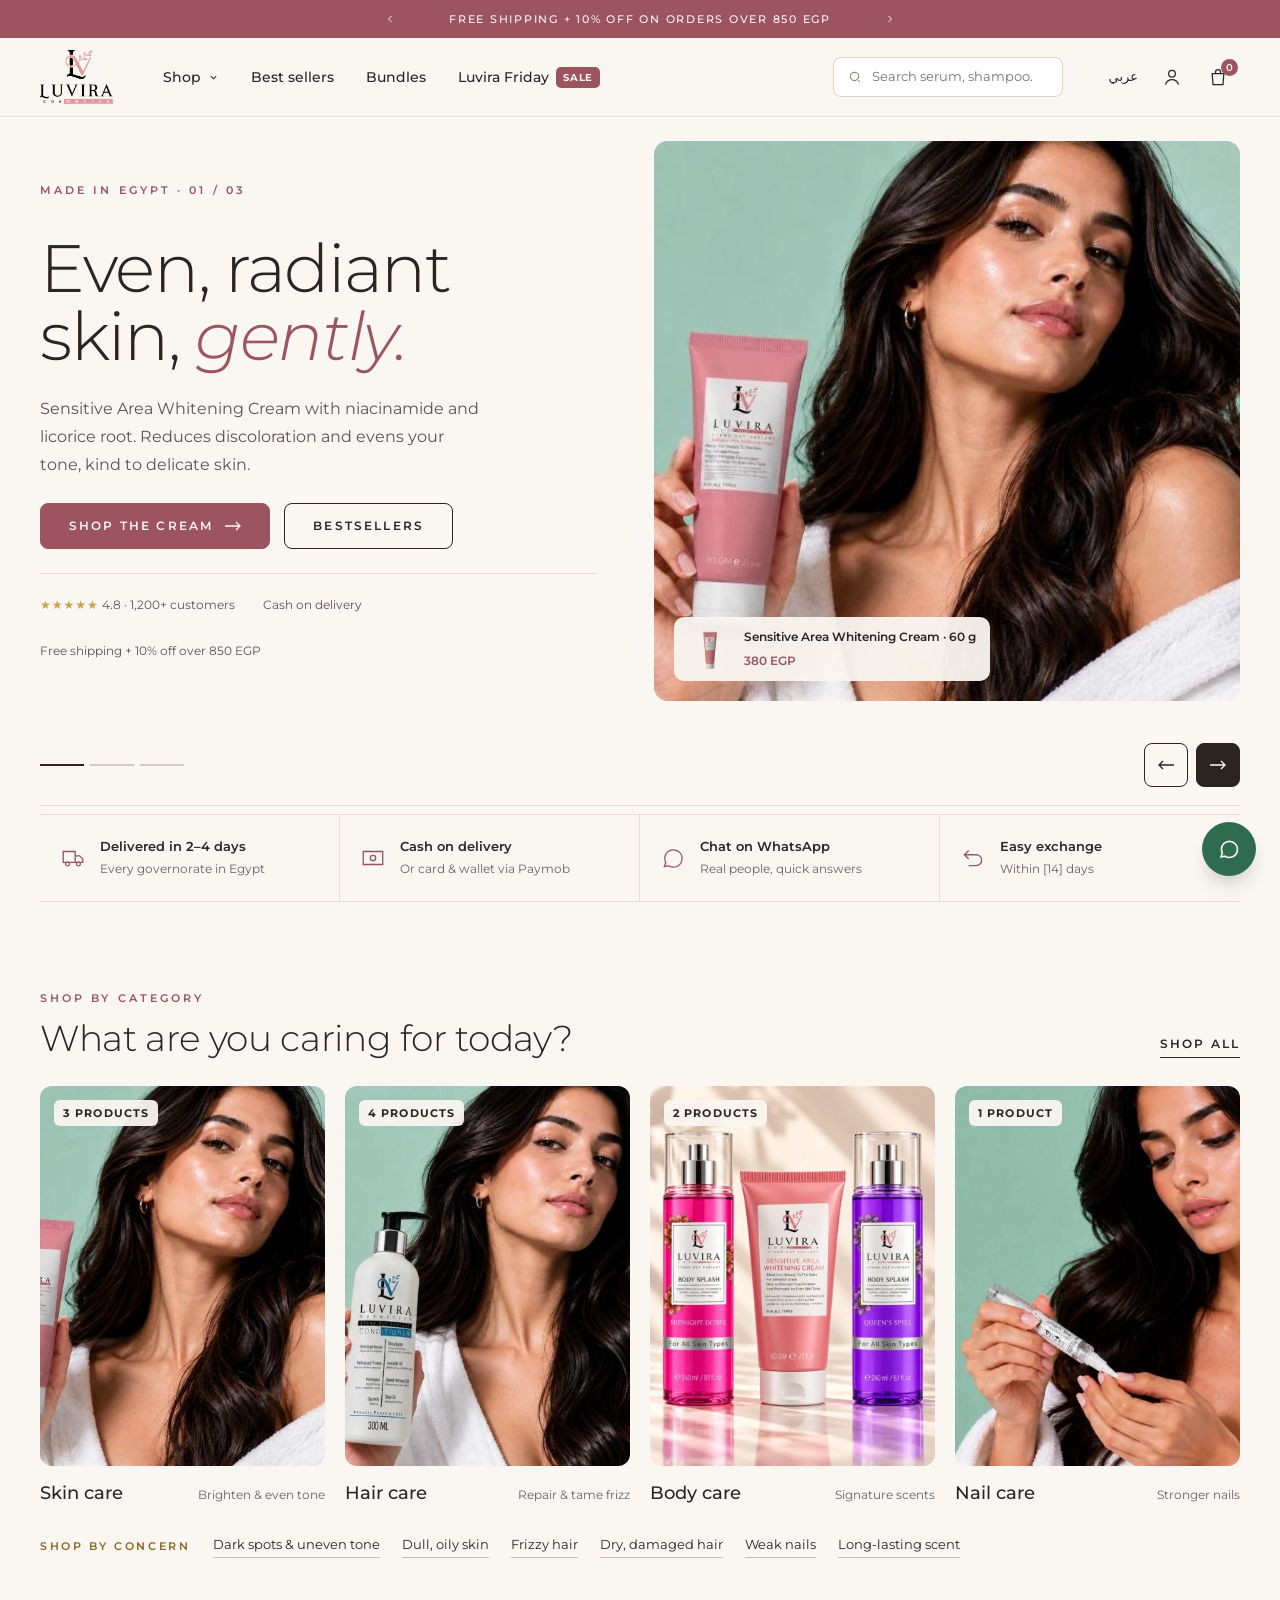
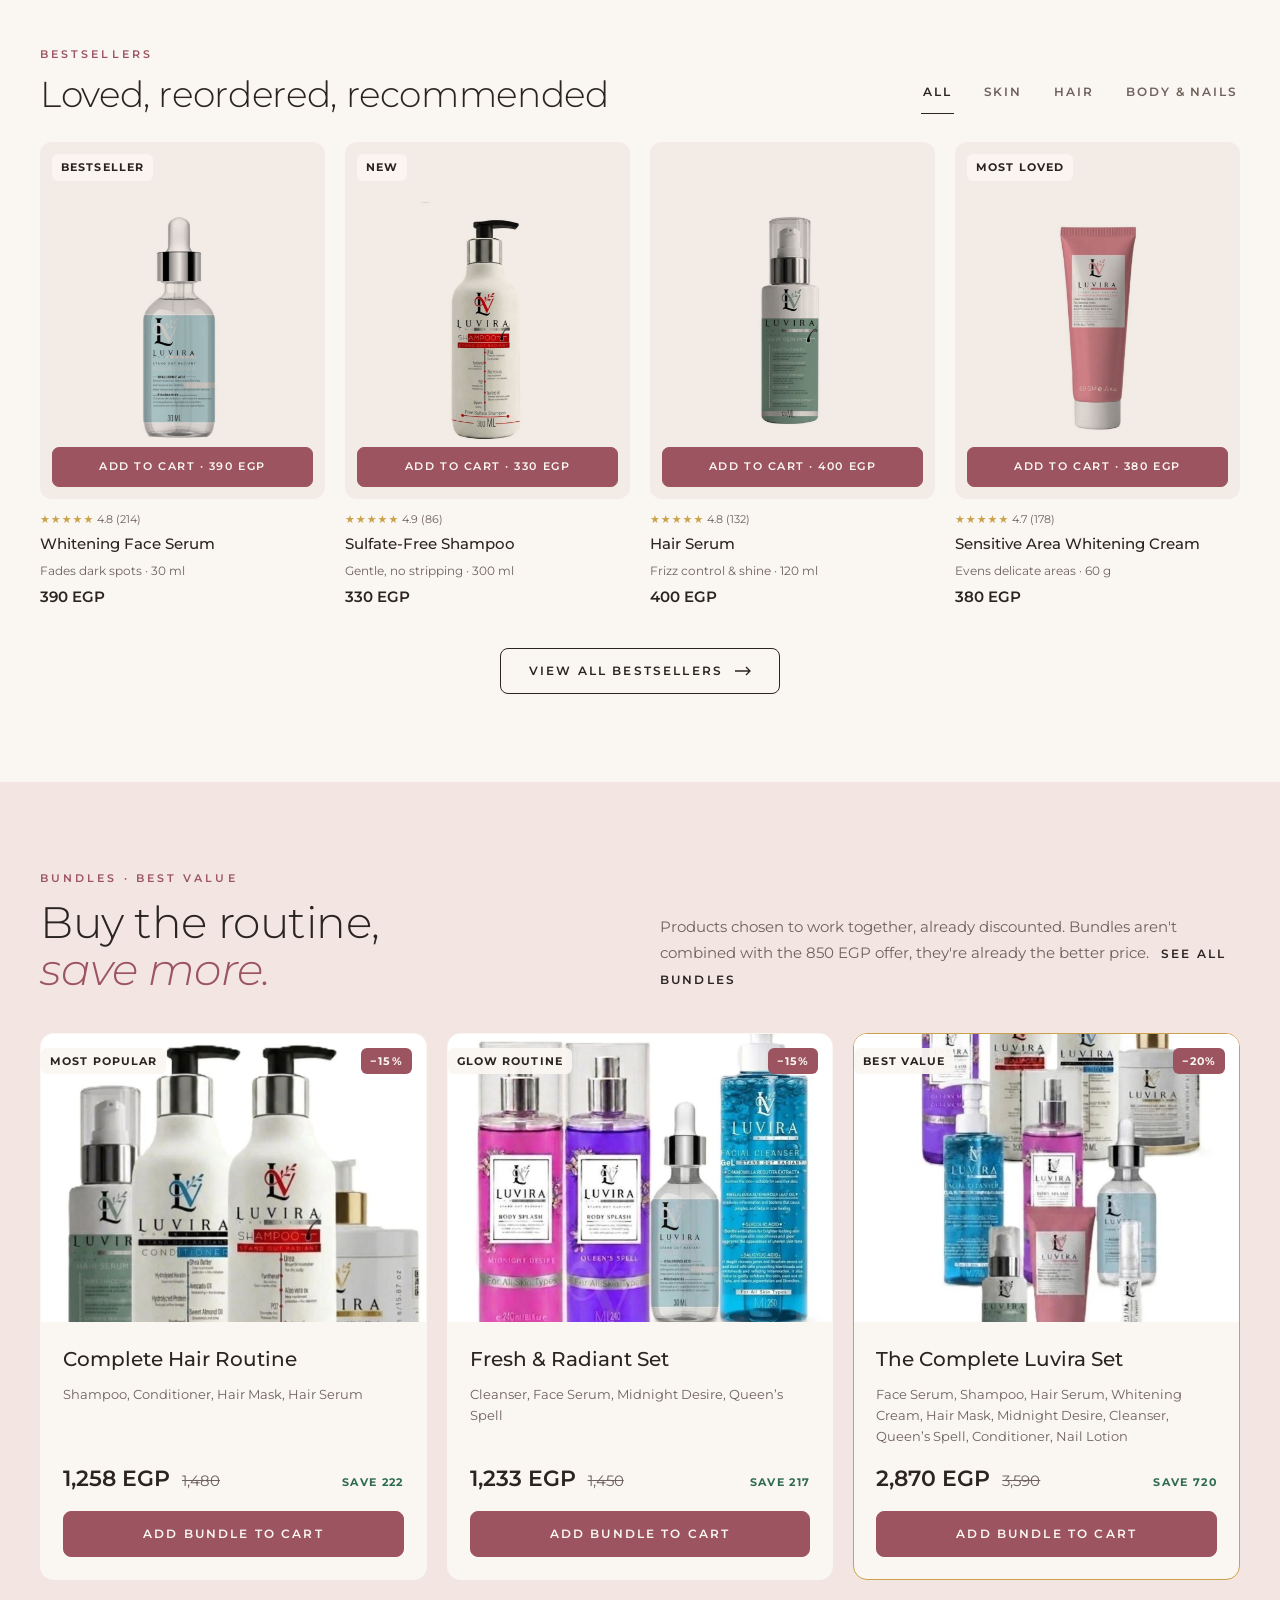
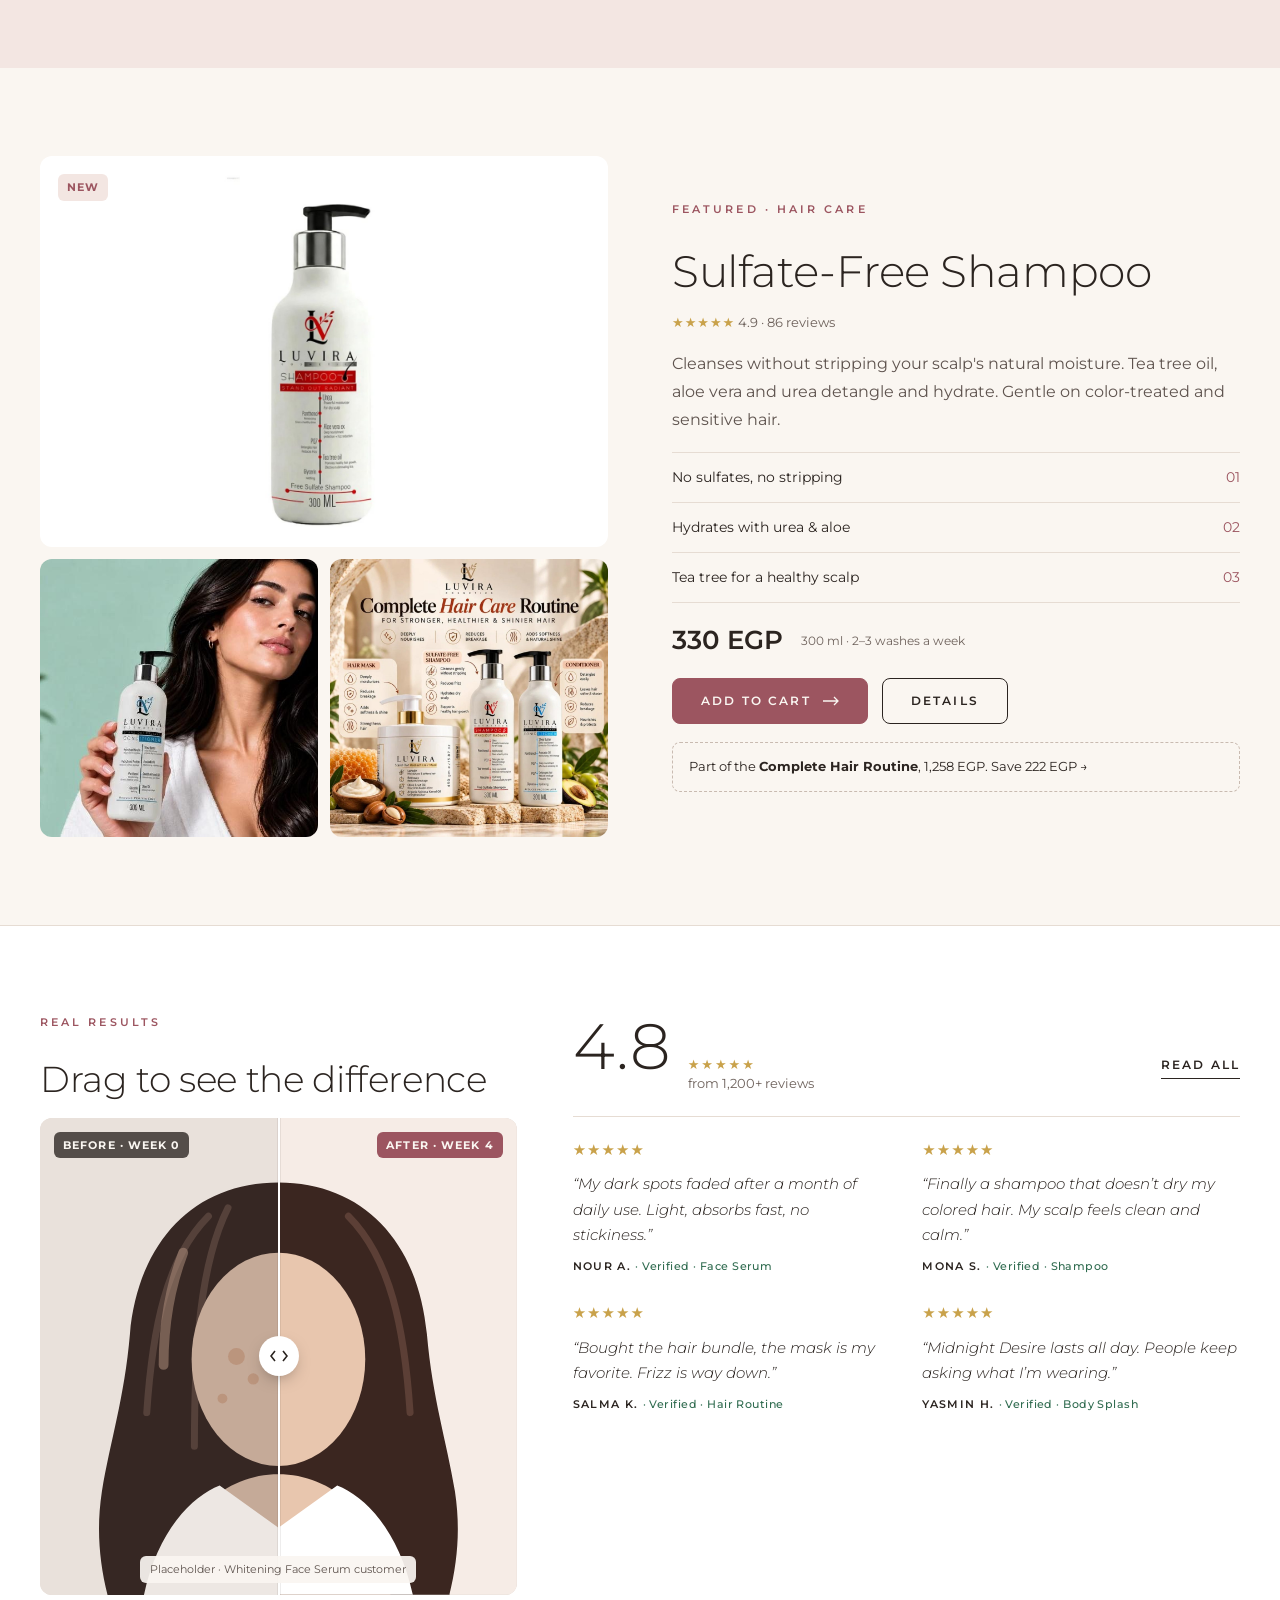
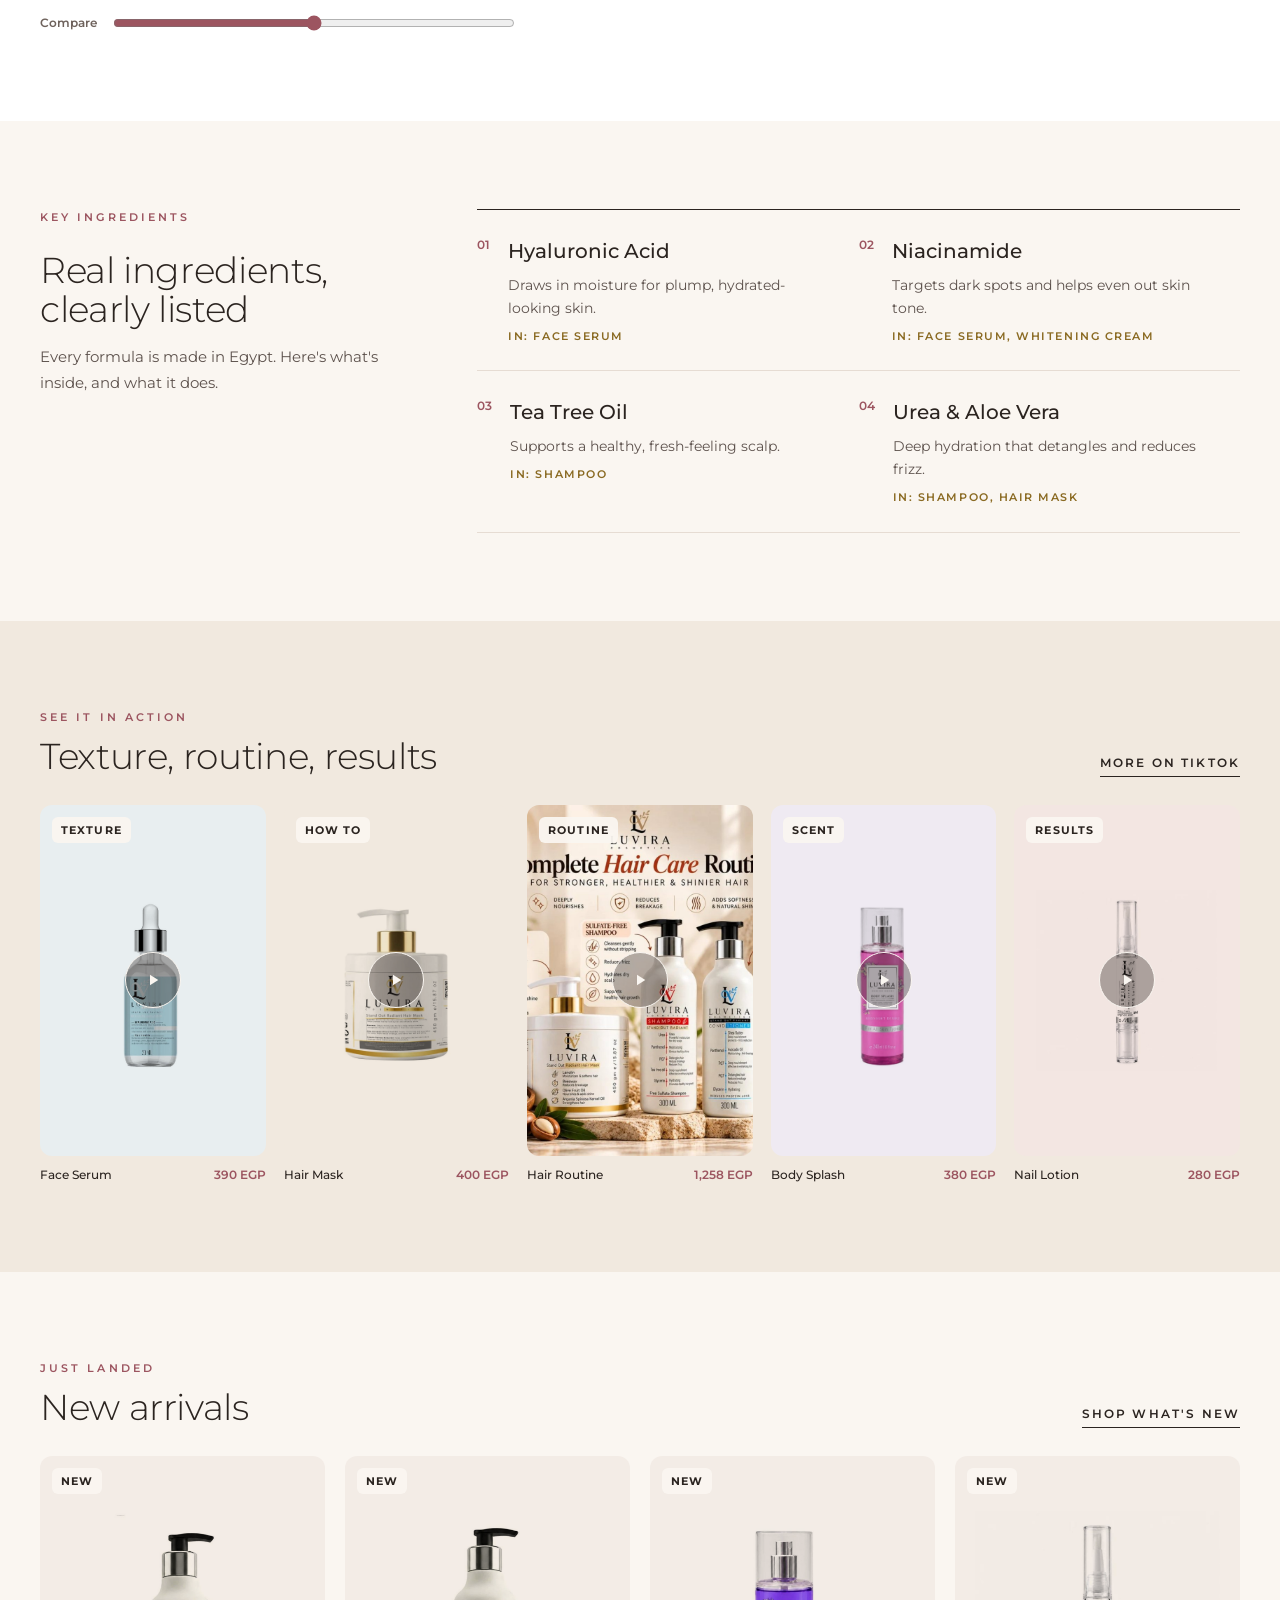
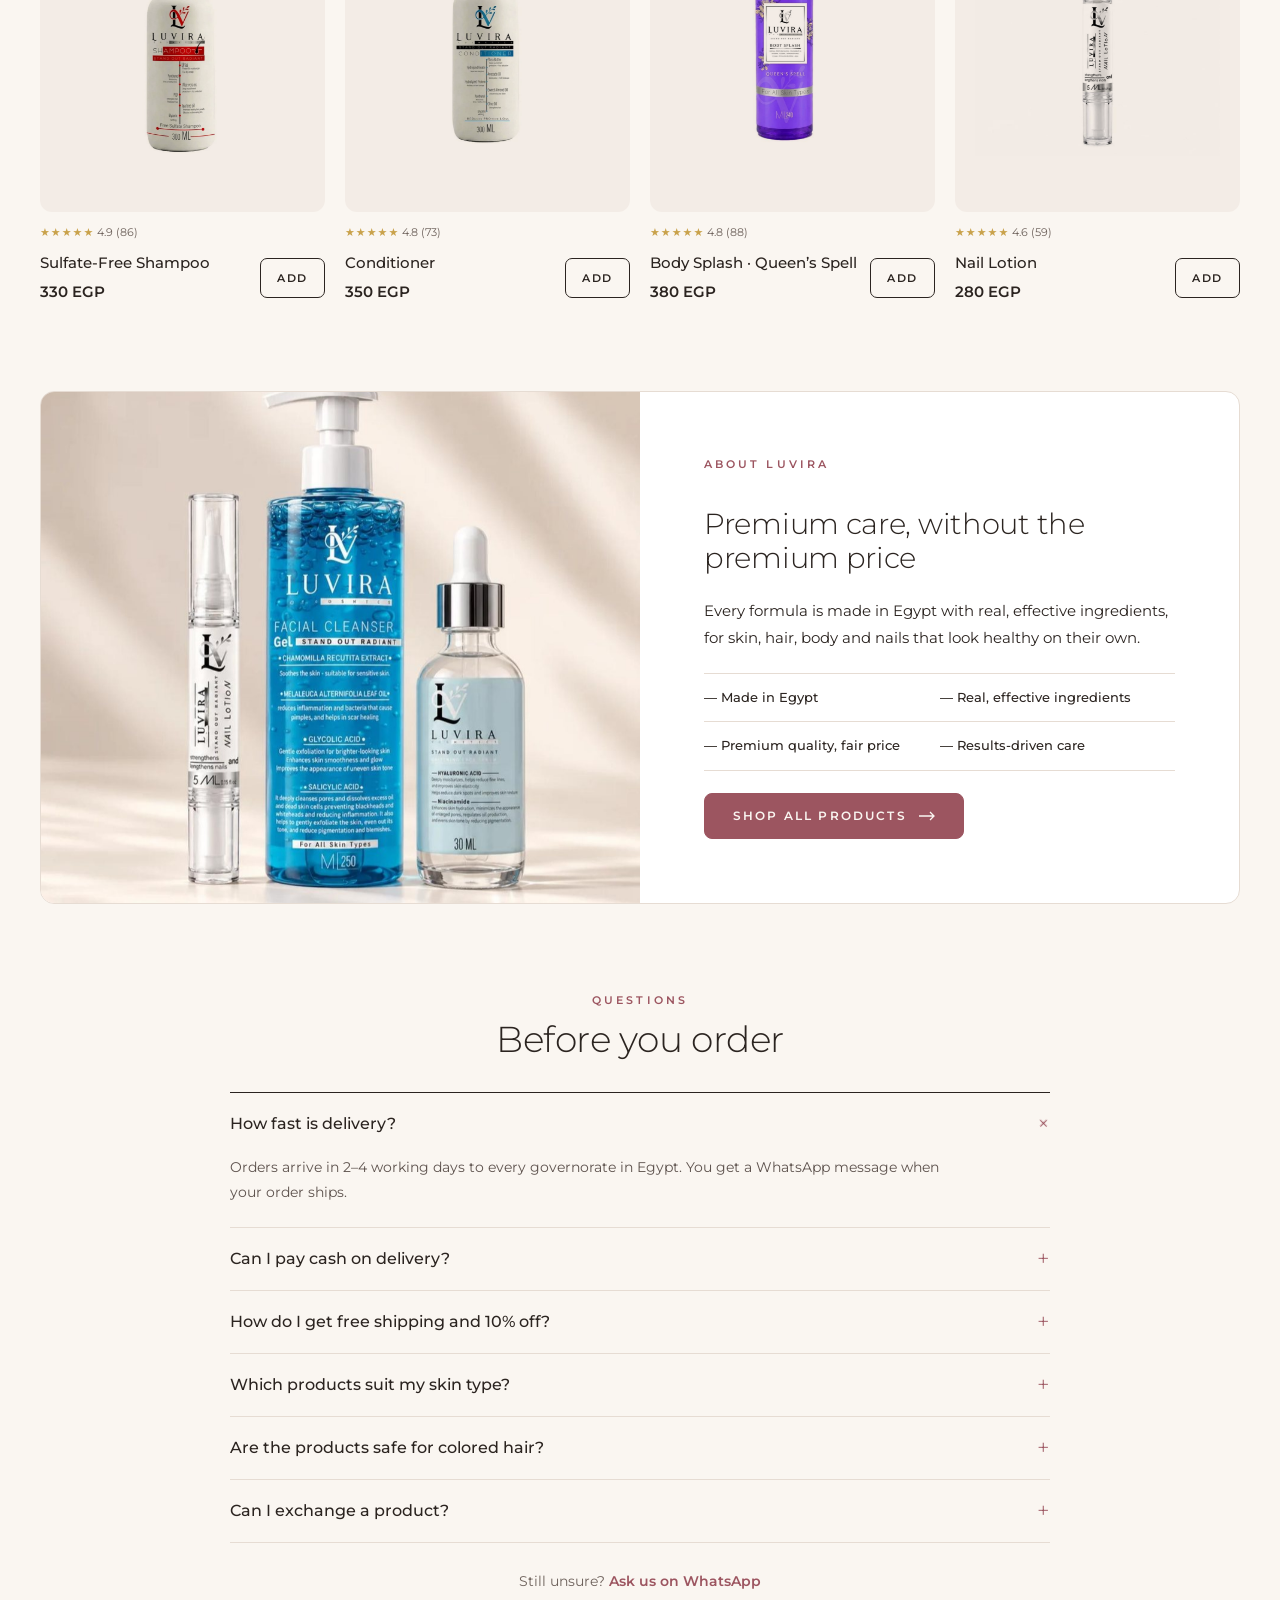
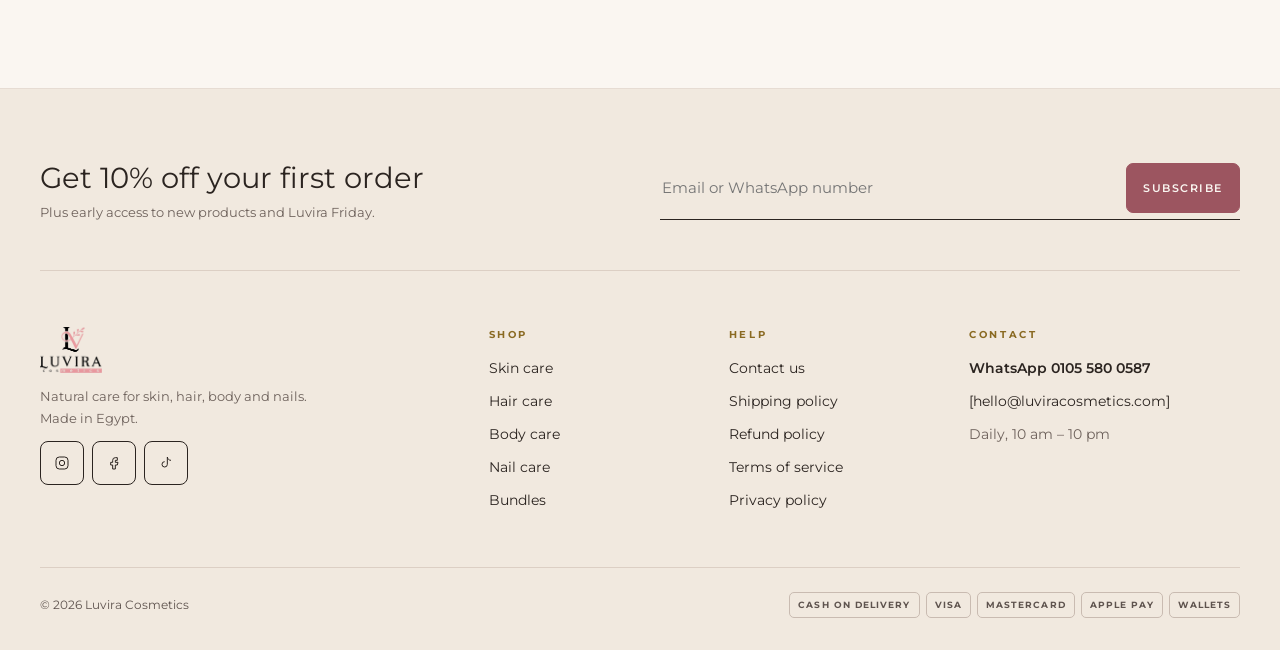
<file: index.html>
<!doctype html>
<html lang="en">
<head>
<meta charset="utf-8">
<meta name="viewport" content="width=device-width, initial-scale=1">
<title>Luvira Cosmetics · Natural skin, hair, body & nail care made in Egypt</title>
<meta name="description" content="Serums, sulfate-free shampoos, hair masks, body splashes and nail care made in Egypt. Cash on delivery, free shipping and 10% off over 850 EGP.">
<meta name="theme-color" content="#FAF6F1">
<link rel="icon" href="assets/img/logo.png">
<link rel="preconnect" href="https://fonts.googleapis.com">
<link rel="preconnect" href="https://fonts.gstatic.com" crossorigin>
<link href="https://fonts.googleapis.com/css2?family=Montserrat:ital,wght@0,200;0,300;0,400;0,500;0,600;0,700;1,200;1,300;1,400&display=swap" rel="stylesheet">
<link rel="stylesheet" href="assets/css/style.css">
</head>
<body class="">
<a class="skip-link" href="#main">Skip to content</a>
<div class="announce" data-announce='["Free shipping + 10% off on orders over 850 EGP","Bundles save up to 20%, already discounted","Cash on delivery · delivered in 2–4 days"]'>
  <button data-prev aria-label="Previous message"><svg width="12" height="12" viewBox="0 0 24 24" fill="none" stroke="currentColor" stroke-width="2" aria-hidden="true"><path d="m15 6-6 6 6 6"/></svg></button>
  <span class="announce__msg" aria-live="polite">Free shipping + 10% off on orders over 850 EGP</span>
  <button data-next aria-label="Next message"><svg width="12" height="12" viewBox="0 0 24 24" fill="none" stroke="currentColor" stroke-width="2" aria-hidden="true"><path d="m9 6 6 6-6 6"/></svg></button>
</div>
<header class="site-header">
  <div class="container header-inner">
    <div class="header-left only-mobile">
      <button class="icon-btn" data-open-drawer aria-label="Open menu" aria-controls="drawer"><svg width="22" height="22" viewBox="0 0 24 24" fill="none" stroke="currentColor" stroke-width="1.5" aria-hidden="true"><path d="M4 7h16M4 12h16M4 17h10"/></svg></button>
      <button class="icon-btn" data-open-drawer data-focus-search aria-label="Search"><svg width="19" height="19" viewBox="0 0 24 24" fill="none" stroke="currentColor" stroke-width="1.6" aria-hidden="true"><circle cx="11" cy="11" r="7"/><path d="m20 20-3.5-3.5"/></svg></button>
    </div>
    <a class="logo" href="index.html" aria-label="Luvira Cosmetics home"><img src="assets/img/logo.png" alt="Luvira Cosmetics" width="140" height="54"></a>
    <nav class="nav only-desktop" aria-label="Main">
      <button class="navlink" data-mega-toggle aria-expanded="false" aria-controls="mega">Shop <svg width="11" height="11" viewBox="0 0 24 24" fill="none" stroke="currentColor" stroke-width="2.2" aria-hidden="true"><path d="m6 9 6 6 6-6"/></svg></button>
      <a class="navlink" href="collection.html">Best sellers</a>
      <a class="navlink" href="collection.html?cat=bundles">Bundles</a>
      <a class="navlink" href="black-friday.html">Luvira Friday <span class="chip-sale">SALE</span></a>
    </nav>
    <form class="search only-desktop" role="search" data-search>
      <svg width="16" height="16" viewBox="0 0 24 24" fill="none" stroke="currentColor" stroke-width="1.6" aria-hidden="true"><circle cx="11" cy="11" r="7"/><path d="m20 20-3.5-3.5"/></svg>
      <label class="sr-only" for="q">Search products</label><input id="q" name="q" type="search" placeholder="Search serum, shampoo…">
    </form>
    <div class="header-actions">
      <button class="lang-btn only-desktop" lang="ar">عربي</button>
      <a class="icon-btn only-desktop" href="#" aria-label="Account"><svg width="20" height="20" viewBox="0 0 24 24" fill="none" stroke="currentColor" stroke-width="1.5" aria-hidden="true"><circle cx="12" cy="8" r="4"/><path d="M4 21c1.5-4 4.5-6 8-6s6.5 2 8 6"/></svg></a>
      <a class="icon-btn" href="cart.html" data-open-cart data-cart-label aria-label="Cart"><svg width="20" height="20" viewBox="0 0 24 24" fill="none" stroke="currentColor" stroke-width="1.5" aria-hidden="true"><path d="M5 8h14l-1 13H6L5 8z"/><path d="M9 8V6a3 3 0 0 1 6 0v2"/></svg><span class="cart-count" data-cart-count>0</span></a>
    </div>
  </div>
  <div class="mega" id="mega">
    <div class="mega__inner">
      <div class="mega__links">
        <span class="mega__label">Shop by concern</span>
        <a href="collection.html?concern=spots">Dark spots &amp; uneven tone</a>
        <a href="collection.html?concern=oily">Dull, oily skin</a>
        <a href="collection.html?concern=frizz">Dry, frizzy hair</a>
        <a href="collection.html?concern=nails">Weak nails</a>
        <a class="mega__all" href="collection.html">Shop all products →</a>
      </div>
      <a class="tile" href="collection.html?cat=skin"><img src="assets/img/model-cream.jpg" alt="" style="object-position:60% 30%"><span class="tile__label">Skin care <span>· 3</span></span></a>
      <a class="tile" href="collection.html?cat=hair"><img src="assets/img/model-conditioner.jpg" alt="" style="object-position:55% 30%"><span class="tile__label">Hair care <span>· 4</span></span></a>
      <a class="tile" href="collection.html?cat=body"><img src="assets/img/b-signature-glow.jpg" alt=""><span class="tile__label">Body care <span>· 2</span></span></a>
      <a class="tile" href="collection.html?cat=nails"><img src="assets/img/model-nail.jpg" alt="" style="object-position:40% 40%"><span class="tile__label">Nail care <span>· 1</span></span></a>
    </div>
  </div>
</header>

<div class="overlay" id="drawer-overlay" data-close-drawer></div>
<nav class="drawer" id="drawer" aria-label="Menu" aria-hidden="true">
  <div class="drawer__head"><img src="assets/img/logo.png" alt="Luvira Cosmetics"><button class="icon-btn" data-close-drawer aria-label="Close menu"><svg width="18" height="18" viewBox="0 0 24 24" fill="none" stroke="currentColor" stroke-width="1.6" aria-hidden="true"><path d="M6 6l12 12M18 6 6 18"/></svg></button></div>
  <form class="drawer__search" role="search" data-search><svg width="16" height="16" viewBox="0 0 24 24" fill="none" stroke="currentColor" stroke-width="1.6" aria-hidden="true"><circle cx="11" cy="11" r="7"/><path d="m20 20-3.5-3.5"/></svg><label class="sr-only" for="drawer-search">Search products</label><input id="drawer-search" type="search" placeholder="Search products"></form>
  <div class="drawer__tiles">
    <a class="tile" href="collection.html?cat=skin"><img src="assets/img/model-cream.jpg" alt="" style="object-position:60% 30%"><span class="tile__label">Skin care</span></a>
    <a class="tile" href="collection.html?cat=hair"><img src="assets/img/model-conditioner.jpg" alt="" style="object-position:55% 30%"><span class="tile__label">Hair care</span></a>
    <a class="tile" href="collection.html?cat=body"><img src="assets/img/b-signature-glow.jpg" alt=""><span class="tile__label">Body care</span></a>
    <a class="tile" href="collection.html?cat=nails"><img src="assets/img/model-nail.jpg" alt=""><span class="tile__label">Nail care</span></a>
  </div>
  <a class="drawer__link" href="collection.html" style="margin-top:6px">Best sellers</a>
  <a class="drawer__link" href="collection.html?cat=bundles">Bundles</a>
  <a class="drawer__link drawer__link--sale" href="black-friday.html">Luvira Friday <span class="chip-sale">SALE</span></a>
  <a class="drawer__link" href="cart.html">Cart</a>
  <div class="drawer__foot"><a href="https://wa.me/201055800587" style="color:var(--ink);font-weight:600">WhatsApp · 0105 580 0587</a><span class="muted"><button class="lang-btn" lang="ar" style="padding:0">عربي</button> · English</span></div>
</nav>

<main id="main">
<!-- Hero slider -->
<section class="container" aria-roledescription="carousel" aria-label="Featured">
  <div class="hero">
    <div class="hero__slides">
      <div class="hero__slide is-active" aria-roledescription="slide" aria-label="1 of 3">
        <div class="hero__copy">
          <span class="eyebrow">Made in Egypt · 01 / 03</span>
          <h1 class="title-xl">Even, radiant skin, <em class="accent">gently.</em></h1>
          <p class="lead" style="max-width:440px">Sensitive Area Whitening Cream with niacinamide and licorice root. Reduces discoloration and evens your tone, kind to delicate skin.</p>
          <div class="row gap-14 wrap"><a class="btn" href="product.html?id=cream">Shop the cream <svg class="arw" width="16" height="10" viewBox="0 0 16 10" fill="none" stroke="currentColor" stroke-width="1.3" aria-hidden="true"><path d="M0 5h15M11 1l4 4-4 4"/></svg></a><a class="btn btn--ghost" href="collection.html">Bestsellers</a></div>
          <div class="hero__meta"><span><span class="stars">★★★★★</span> 4.8 · 1,200+ customers</span><span>Cash on delivery</span><span>Free shipping + 10% off over 850 EGP</span></div>
        </div>
        <div class="hero__media">
          <img src="assets/img/model-cream.jpg" alt="Woman holding Luvira Sensitive Area Whitening Cream" style="object-position:62% 30%" fetchpriority="high">
          <a class="hero__chip" href="product.html?id=cream"><img src="assets/img/p-cream.jpg" alt=""><span class="stack gap-6"><b style="font-weight:600">Sensitive Area Whitening Cream · 60 g</b><span style="color:var(--rose);font-weight:600">380 EGP</span></span></a>
        </div>
      </div>
      <div class="hero__slide" aria-roledescription="slide" aria-label="2 of 3">
        <div class="hero__copy">
          <span class="eyebrow">Bundles · 02 / 03</span>
          <h2 class="title-xl">A full routine, <em class="accent">up to 20% less.</em></h2>
          <p class="lead" style="max-width:440px">Products picked to work together, already discounted. The Complete Hair Routine is 1,258 EGP instead of 1,480.</p>
          <div><a class="btn" href="bundle.html?id=complete-hair">Shop bundles <svg class="arw" width="16" height="10" viewBox="0 0 16 10" fill="none" stroke="currentColor" stroke-width="1.3" aria-hidden="true"><path d="M0 5h15M11 1l4 4-4 4"/></svg></a></div>
        </div>
        <div class="hero__media"><img src="assets/img/model-hairset.jpg" alt="Luvira hair care products with a model" style="object-position:50% 40%" loading="lazy"></div>
      </div>
      <div class="hero__slide" aria-roledescription="slide" aria-label="3 of 3">
        <div class="hero__copy">
          <span class="eyebrow eyebrow--gold">Early Black Friday · 03 / 03</span>
          <h2 class="title-xl">Buy 3, <em class="accent">get 1 free.</em></h2>
          <p class="lead" style="max-width:440px">On every product, plus free shipping over 850 EGP. Luvira Friday opens 27 November with up to 30% off.</p>
          <div class="countdown" data-hero-countdown></div>
          <div><a class="btn" href="black-friday.html">Get early access <svg class="arw" width="16" height="10" viewBox="0 0 16 10" fill="none" stroke="currentColor" stroke-width="1.3" aria-hidden="true"><path d="M0 5h15M11 1l4 4-4 4"/></svg></a></div>
        </div>
        <div class="hero__media"><img src="assets/img/b-signature-glow.jpg" alt="Luvira body splashes and whitening cream" loading="lazy"><span class="pill pill--light" style="position:absolute;top:22px;right:22px;color:var(--gold-ink)">Buy 3 get 1 free</span></div>
      </div>
    </div>
    <div class="hero__ctrl">
      <div class="dots" data-dots></div>
      <div class="arrows"><button class="arrow" data-slide="-1" aria-label="Previous slide"><svg width="16" height="10" viewBox="0 0 16 10" fill="none" stroke="currentColor" stroke-width="1.3" aria-hidden="true"><path d="M16 5H1M5 1 1 5l4 4"/></svg></button><button class="arrow arrow--dark" data-slide="1" aria-label="Next slide"><svg width="16" height="10" viewBox="0 0 16 10" fill="none" stroke="currentColor" stroke-width="1.3" aria-hidden="true"><path d="M0 5h15M11 1l4 4-4 4"/></svg></button></div>
    </div>
  </div>
</section>

<!-- Trust -->
<section class="container" aria-label="Why shop with Luvira" style="padding-top:8px">
  <div class="trust">
    <div><svg width="26" height="26" viewBox="0 0 24 24" fill="none" stroke="#9C5560" stroke-width="1.2" aria-hidden="true"><path d="M3 6h11v10H3zM14 10h4l3 3v3h-7M7 19.3a1.8 1.8 0 1 0 0-3.6 1.8 1.8 0 0 0 0 3.6zM17 19.3a1.8 1.8 0 1 0 0-3.6 1.8 1.8 0 0 0 0 3.6z"/></svg><p><strong>Delivered in 2–4 days</strong><span>Every governorate in Egypt</span></p></div>
    <div><svg width="26" height="26" viewBox="0 0 24 24" fill="none" stroke="#9C5560" stroke-width="1.2" aria-hidden="true"><path d="M3 6h18v12H3zM12 9.5a2.5 2.5 0 1 0 0 5 2.5 2.5 0 0 0 0-5"/></svg><p><strong>Cash on delivery</strong><span>Or card &amp; wallet via Paymob</span></p></div>
    <div><svg width="26" height="26" viewBox="0 0 24 24" fill="none" stroke="#9C5560" stroke-width="1.2" aria-hidden="true"><path d="M4 20l1.3-3.9A8 8 0 1 1 8 19.1L4 20z"/></svg><p><strong>Chat on WhatsApp</strong><span>Real people, quick answers</span></p></div>
    <div><svg width="26" height="26" viewBox="0 0 24 24" fill="none" stroke="#9C5560" stroke-width="1.2" aria-hidden="true"><path d="M4 9h11a5 5 0 0 1 0 10H8M8 5 4 9l4 4"/></svg><p><strong>Easy exchange</strong><span>Within [14] days</span></p></div>
  </div>
</section>

<!-- Categories -->
<section class="container section">
  <div class="section-head">
    <div><span class="eyebrow">Shop by category</span><h2 class="title-md">What are you caring for today?</h2></div>
    <a class="link-u" href="collection.html">Shop all</a>
  </div>
  <div class="grid-4" data-cats></div>
  <div class="concern-links"><span class="eyebrow eyebrow--gold" style="letter-spacing:.24em">Shop by concern</span><span data-concerns style="display:contents"></span></div>
</section>

<!-- Bestsellers -->
<section class="container section">
  <div class="section-head">
    <div><span class="eyebrow">Bestsellers</span><h2 class="title-md">Loved, reordered, recommended</h2></div>
    <div class="tabs" role="tablist" aria-label="Filter bestsellers" data-best-tabs>
      <button class="tab" role="tab" aria-selected="true" data-tab="all">All</button>
      <button class="tab" role="tab" aria-selected="false" data-tab="skin">Skin</button>
      <button class="tab" role="tab" aria-selected="false" data-tab="hair">Hair</button>
      <button class="tab" role="tab" aria-selected="false" data-tab="body">Body &amp; nails</button>
    </div>
  </div>
  <div class="grid-4 rail-m" data-best></div>
  <div class="row" style="justify-content:center;margin-top:40px"><a class="btn btn--ghost" href="collection.html">View all bestsellers <svg class="arw" width="16" height="10" viewBox="0 0 16 10" fill="none" stroke="currentColor" stroke-width="1.3" aria-hidden="true"><path d="M0 5h15M11 1l4 4-4 4"/></svg></a></div>
</section>

<!-- Bundles -->
<section class="bg-blush section--pad" style="margin-top:88px">
  <div class="container">
    <div class="grid-2" style="align-items:end;gap:40px;margin-bottom:40px">
      <div><span class="eyebrow">Bundles · best value</span><h2 class="title-lg">Buy the routine,<br><em class="accent">save more.</em></h2></div>
      <p class="small muted" style="font-size:15px;line-height:1.75">Products chosen to work together, already discounted. Bundles aren't combined with the 850 EGP offer, they're already the better price. <a class="link-u" href="collection.html?cat=bundles" style="margin-left:8px">See all bundles</a></p>
    </div>
    <div class="grid-3 rail-m" data-bundles></div>
  </div>
</section>

<!-- Featured product -->
<section class="container section">
  <div class="featured">
    <div class="featured__gallery">
      <a class="featured__main" href="product.html?id=shampoo"><img class="multiply" src="assets/img/p-shampoo.jpg" alt="Luvira Sulfate-Free Shampoo" loading="lazy"><span class="pill pill--blush" style="position:absolute;top:18px;left:18px">New</span></a>
      <div class="sq"><img src="assets/img/model-conditioner.jpg" alt="" style="object-position:30% 40%" loading="lazy"></div>
      <div class="sq"><img src="assets/img/b-hair-routine.jpg" alt="Luvira hair care routine" loading="lazy"></div>
    </div>
    <div class="stack gap-18">
      <span class="eyebrow">Featured · hair care</span>
      <h2 class="title-lg">Sulfate-Free Shampoo</h2>
      <a class="small" href="product.html?id=shampoo#reviews" style="color:var(--muted)"><span class="stars">★★★★★</span> 4.9 · 86 reviews</a>
      <p class="lead">Cleanses without stripping your scalp's natural moisture. Tea tree oil, aloe vera and urea detangle and hydrate. Gentle on color-treated and sensitive hair.</p>
      <ul class="numbered"><li><span>No sulfates, no stripping</span><span>01</span></li><li><span>Hydrates with urea &amp; aloe</span><span>02</span></li><li><span>Tea tree for a healthy scalp</span><span>03</span></li></ul>
      <div class="row gap-18 wrap"><span style="font-size:26px;font-weight:600">330 EGP</span><span class="xs muted">300 ml · 2–3 washes a week</span></div>
      <div class="row gap-14 wrap"><button class="btn" data-add="shampoo">Add to cart <svg class="arw" width="16" height="10" viewBox="0 0 16 10" fill="none" stroke="currentColor" stroke-width="1.3" aria-hidden="true"><path d="M0 5h15M11 1l4 4-4 4"/></svg></button><a class="btn btn--ghost" href="product.html?id=shampoo">Details</a></div>
      <a class="dashed-link" href="bundle.html?id=complete-hair">Part of the <strong>Complete Hair Routine</strong>, 1,258 EGP. Save 222 EGP →</a>
    </div>
  </div>
</section>

<!-- Results + reviews -->
<section class="bg-white section--pad" style="margin-top:88px;border-top:1px solid var(--line)">
  <div class="container results-home">
    <div class="stack gap-18">
      <span class="eyebrow">Real results</span>
      <h2 class="title-md">Drag to see the difference</h2>
      <div class="ba" data-ba style="aspect-ratio:1">
        <img class="ba__img" src="assets/img/ba/skin-before.svg" alt="Customer before using the face serum">
        <img class="ba__img ba__after" src="assets/img/ba/skin-after.svg" alt="The same customer after four weeks">
        <div class="ba__handle"><span><svg width="18" height="12" viewBox="0 0 18 12" fill="none" stroke="currentColor" stroke-width="1.6" aria-hidden="true"><path d="M5 1 1 6l4 5M13 1l4 5-4 5"/></svg></span></div>
        <span class="pill pill--dark ba__tag ba__tag--l">Before · Week 0</span><span class="pill pill--rose ba__tag ba__tag--r">After · Week 4</span>
        <span class="ba__note">Placeholder · Whitening Face Serum customer</span>
      </div>
      <label class="ba__range">Compare<input type="range" min="3" max="97" value="50" data-ba-range aria-label="Compare before and after"></label>
    </div>
    <div class="stack gap-22">
      <div class="row gap-18 wrap" style="align-items:baseline;padding-bottom:22px;border-bottom:1px solid var(--line)"><span class="big-score">4.8</span><span class="small muted"><span class="stars" style="letter-spacing:2px">★★★★★</span><br>from 1,200+ reviews</span><a class="link-u" href="collection.html" style="margin-left:auto">Read all</a></div>
      <div class="review-grid">
        <figure class="review"><span class="stars">★★★★★</span><blockquote>“My dark spots faded after a month of daily use. Light, absorbs fast, no stickiness.”</blockquote><figcaption>Nour A. <span>· Verified · Face Serum</span></figcaption></figure>
        <figure class="review"><span class="stars">★★★★★</span><blockquote>“Finally a shampoo that doesn’t dry my colored hair. My scalp feels clean and calm.”</blockquote><figcaption>Mona S. <span>· Verified · Shampoo</span></figcaption></figure>
        <figure class="review"><span class="stars">★★★★★</span><blockquote>“Bought the hair bundle, the mask is my favorite. Frizz is way down.”</blockquote><figcaption>Salma K. <span>· Verified · Hair Routine</span></figcaption></figure>
        <figure class="review"><span class="stars">★★★★★</span><blockquote>“Midnight Desire lasts all day. People keep asking what I’m wearing.”</blockquote><figcaption>Yasmin H. <span>· Verified · Body Splash</span></figcaption></figure>
      </div>
    </div>
  </div>
</section>

<!-- Ingredients -->
<section class="container section">
  <div class="results-home results-home--ingr">
    <div class="stack gap-14"><span class="eyebrow">Key ingredients</span><h2 class="title-md">Real ingredients, clearly listed</h2><p class="lead" style="font-size:15px">Every formula is made in Egypt. Here's what's inside, and what it does.</p></div>
    <div class="ingr">
      <div><span class="n">01</span><span><b>Hyaluronic Acid</b><p>Draws in moisture for plump, hydrated-looking skin.</p><small>IN: FACE SERUM</small></span></div>
      <div><span class="n">02</span><span><b>Niacinamide</b><p>Targets dark spots and helps even out skin tone.</p><small>IN: FACE SERUM, WHITENING CREAM</small></span></div>
      <div><span class="n">03</span><span><b>Tea Tree Oil</b><p>Supports a healthy, fresh-feeling scalp.</p><small>IN: SHAMPOO</small></span></div>
      <div><span class="n">04</span><span><b>Urea &amp; Aloe Vera</b><p>Deep hydration that detangles and reduces frizz.</p><small>IN: SHAMPOO, HAIR MASK</small></span></div>
    </div>
  </div>
</section>

<!-- Video -->
<section class="bg-sand section--pad" style="margin-top:88px">
  <div class="container">
    <div class="section-head"><div><span class="eyebrow">See it in action</span><h2 class="title-md">Texture, routine, results</h2></div><a class="link-u" href="https://www.tiktok.com/@luvira_cosmetics">More on TikTok</a></div>
    <div class="grid-5 rail-m rail-m--sm" data-videos></div>
  </div>
</section>

<!-- New arrivals -->
<section class="container section">
  <div class="section-head"><div><span class="eyebrow">Just landed</span><h2 class="title-md">New arrivals</h2></div><a class="link-u" href="collection.html">Shop what's new</a></div>
  <div class="grid-4 rail-m rail-m--sm" data-arrivals></div>
</section>

<!-- About -->
<section class="container section">
  <div class="about">
    <div class="about__media"><img src="assets/img/b-one-routine.jpg" alt="Luvira nail lotion, facial cleanser and face serum" loading="lazy"></div>
    <div class="about__copy">
      <span class="eyebrow">About Luvira</span>
      <h2 class="title-sm">Premium care, without the premium price</h2>
      <p style="font-size:15px;line-height:1.8">Every formula is made in Egypt with real, effective ingredients, for skin, hair, body and nails that look healthy on their own.</p>
      <div class="ticks"><span>— Made in Egypt</span><span>— Real, effective ingredients</span><span>— Premium quality, fair price</span><span>— Results-driven care</span></div>
      <div><a class="btn" href="collection.html">Shop all products <svg class="arw" width="16" height="10" viewBox="0 0 16 10" fill="none" stroke="currentColor" stroke-width="1.3" aria-hidden="true"><path d="M0 5h15M11 1l4 4-4 4"/></svg></a></div>
    </div>
  </div>
</section>

<!-- FAQ -->
<section class="container section" style="max-width:900px;padding-bottom:96px">
  <div style="text-align:center;margin-bottom:32px"><span class="eyebrow">Questions</span><h2 class="title-md">Before you order</h2></div>
  <div data-faq></div>
  <p class="small muted" style="text-align:center;margin-top:28px;font-size:14px">Still unsure? <a href="https://wa.me/201055800587" style="font-weight:600">Ask us on WhatsApp</a></p>
</section>
</main>
<footer class="footer">
  <div class="footer__inner">
    <div class="footer__news">
      <div><span class="title-sm">Get 10% off your first order</span><p class="small muted" style="margin-top:8px">Plus early access to new products and Luvira Friday.</p></div>
      <form data-newsletter><label class="sr-only" for="nl">Email or WhatsApp number</label><input id="nl" required placeholder="Email or WhatsApp number"><button class="btn btn--sm" type="submit">Subscribe</button></form>
    </div>
    <div class="footer__cols">
      <div class="col">
        <img src="assets/img/logo.png" alt="Luvira Cosmetics" style="height:46px;width:auto">
        <span class="small muted" style="max-width:280px;line-height:1.7">Natural care for skin, hair, body and nails. Made in Egypt.</span>
        <div class="socials">
          <a href="https://www.instagram.com/luvira.cosmetics/" aria-label="Instagram"><svg width="16" height="16" viewBox="0 0 24 24" fill="none" stroke="currentColor" stroke-width="1.5" aria-hidden="true"><rect x="3" y="3" width="18" height="18" rx="5"/><circle cx="12" cy="12" r="4"/></svg></a>
          <a href="https://www.facebook.com/profile.php?id=61581684222123" aria-label="Facebook"><svg width="16" height="16" viewBox="0 0 24 24" fill="none" stroke="currentColor" stroke-width="1.5" aria-hidden="true"><path d="M14 8h3V4h-3a4 4 0 0 0-4 4v3H7v4h3v6h4v-6h3l1-4h-4V8z"/></svg></a>
          <a href="https://www.tiktok.com/@luvira_cosmetics" aria-label="TikTok"><svg width="16" height="16" viewBox="0 0 24 24" fill="none" stroke="currentColor" stroke-width="1.5" aria-hidden="true"><path d="M14 3v11a4 4 0 1 1-4-4"/><path d="M14 3c.5 3 2.5 5 5.5 5"/></svg></a>
        </div>
      </div>
      <nav aria-label="Shop"><span class="footer__label">Shop</span><a href="collection.html?cat=skin">Skin care</a><a href="collection.html?cat=hair">Hair care</a><a href="collection.html?cat=body">Body care</a><a href="collection.html?cat=nails">Nail care</a><a href="collection.html?cat=bundles">Bundles</a></nav>
      <nav aria-label="Help"><span class="footer__label">Help</span><a href="#">Contact us</a><a href="#">Shipping policy</a><a href="#">Refund policy</a><a href="#">Terms of service</a><a href="#">Privacy policy</a></nav>
      <div class="col"><span class="footer__label">Contact</span><a href="https://wa.me/201055800587" style="font-weight:600">WhatsApp 0105 580 0587</a><span>[hello@luviracosmetics.com]</span><span class="muted">Daily, 10 am – 10 pm</span></div>
    </div>
    <div class="footer__bottom"><span>© 2026 Luvira Cosmetics</span><div class="paybadges"><span>CASH ON DELIVERY</span><span>VISA</span><span>MASTERCARD</span><span>APPLE PAY</span><span>WALLETS</span></div></div>
  </div>
</footer>
<a class="wa-float" href="https://wa.me/201055800587" aria-label="Chat on WhatsApp"><svg width="24" height="24" viewBox="0 0 24 24" fill="none" stroke="currentColor" stroke-width="1.6" aria-hidden="true"><path d="M4 20l1.3-3.9A8 8 0 1 1 8 19.1L4 20z"/></svg></a>

<script src="assets/js/data.js"></script>
<script src="assets/js/main.js"></script>
<script src="assets/js/home.js"></script>

</body>
</html>
</file>
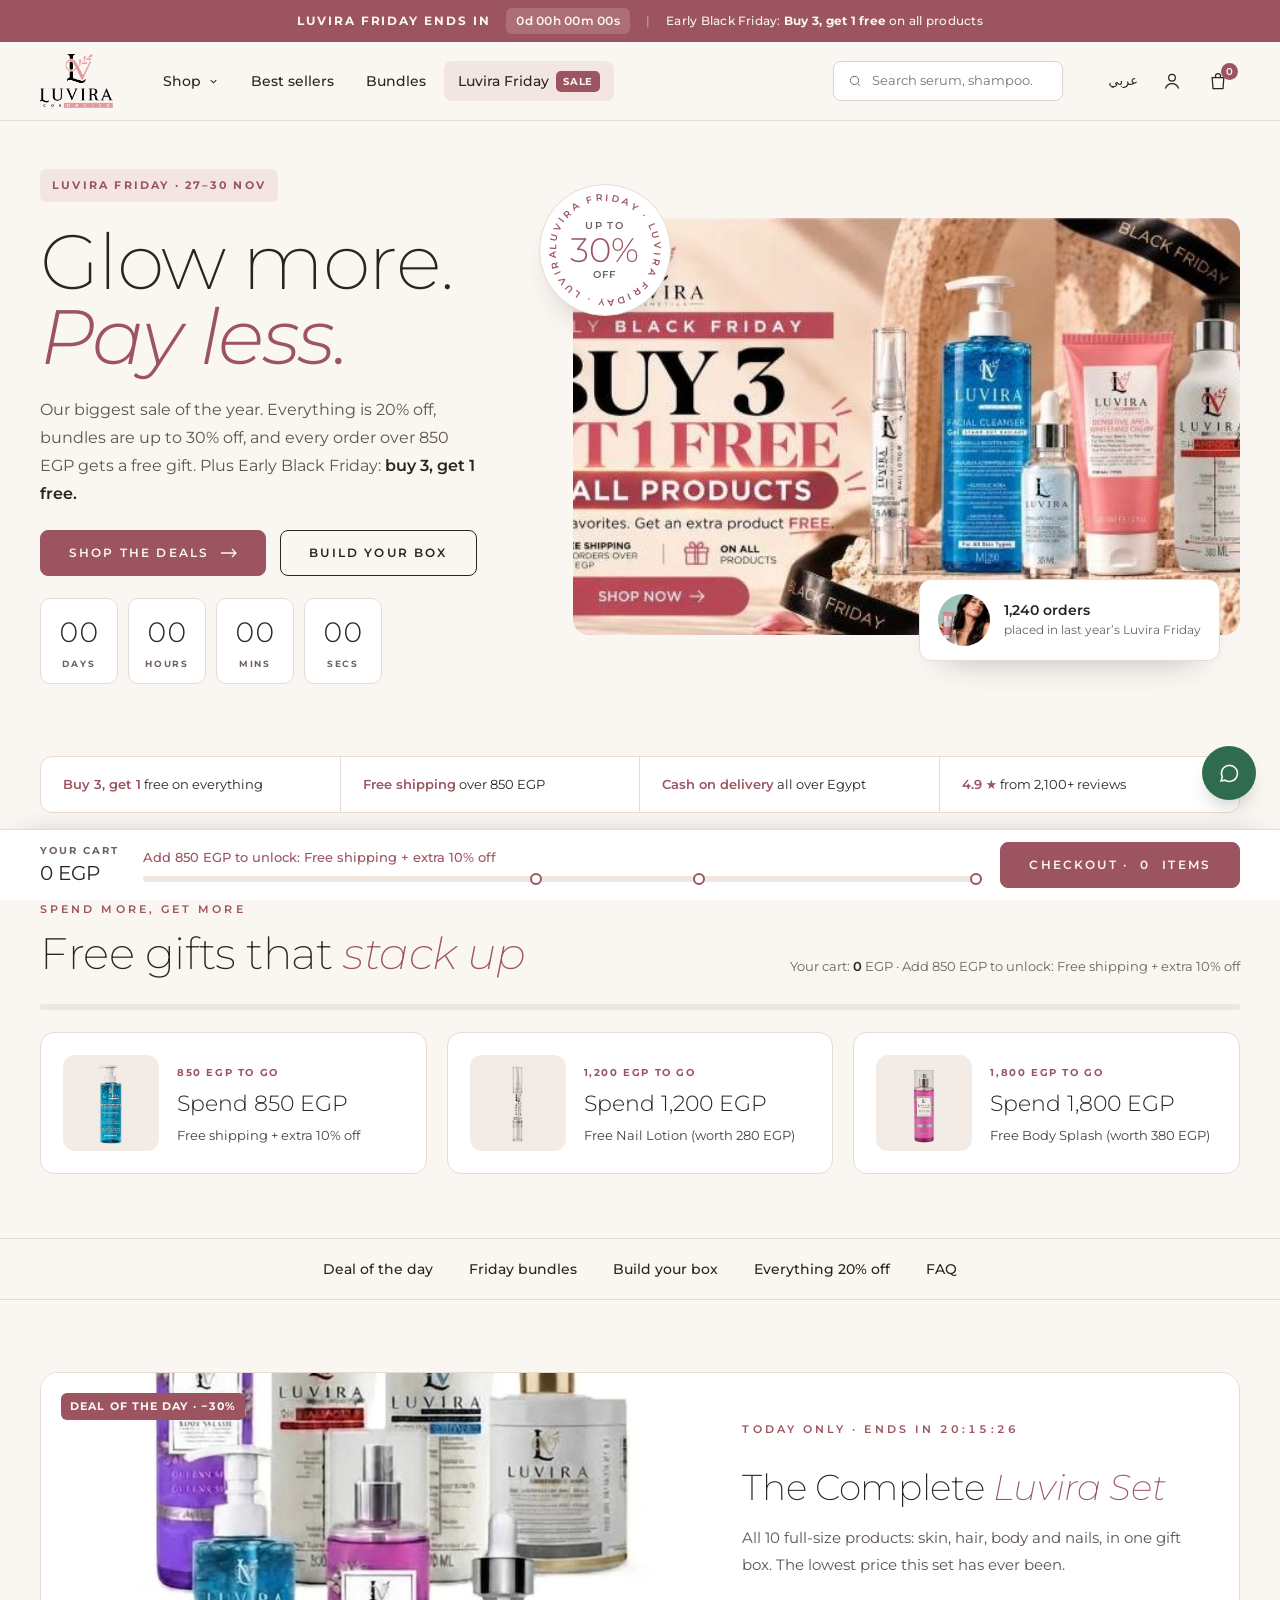
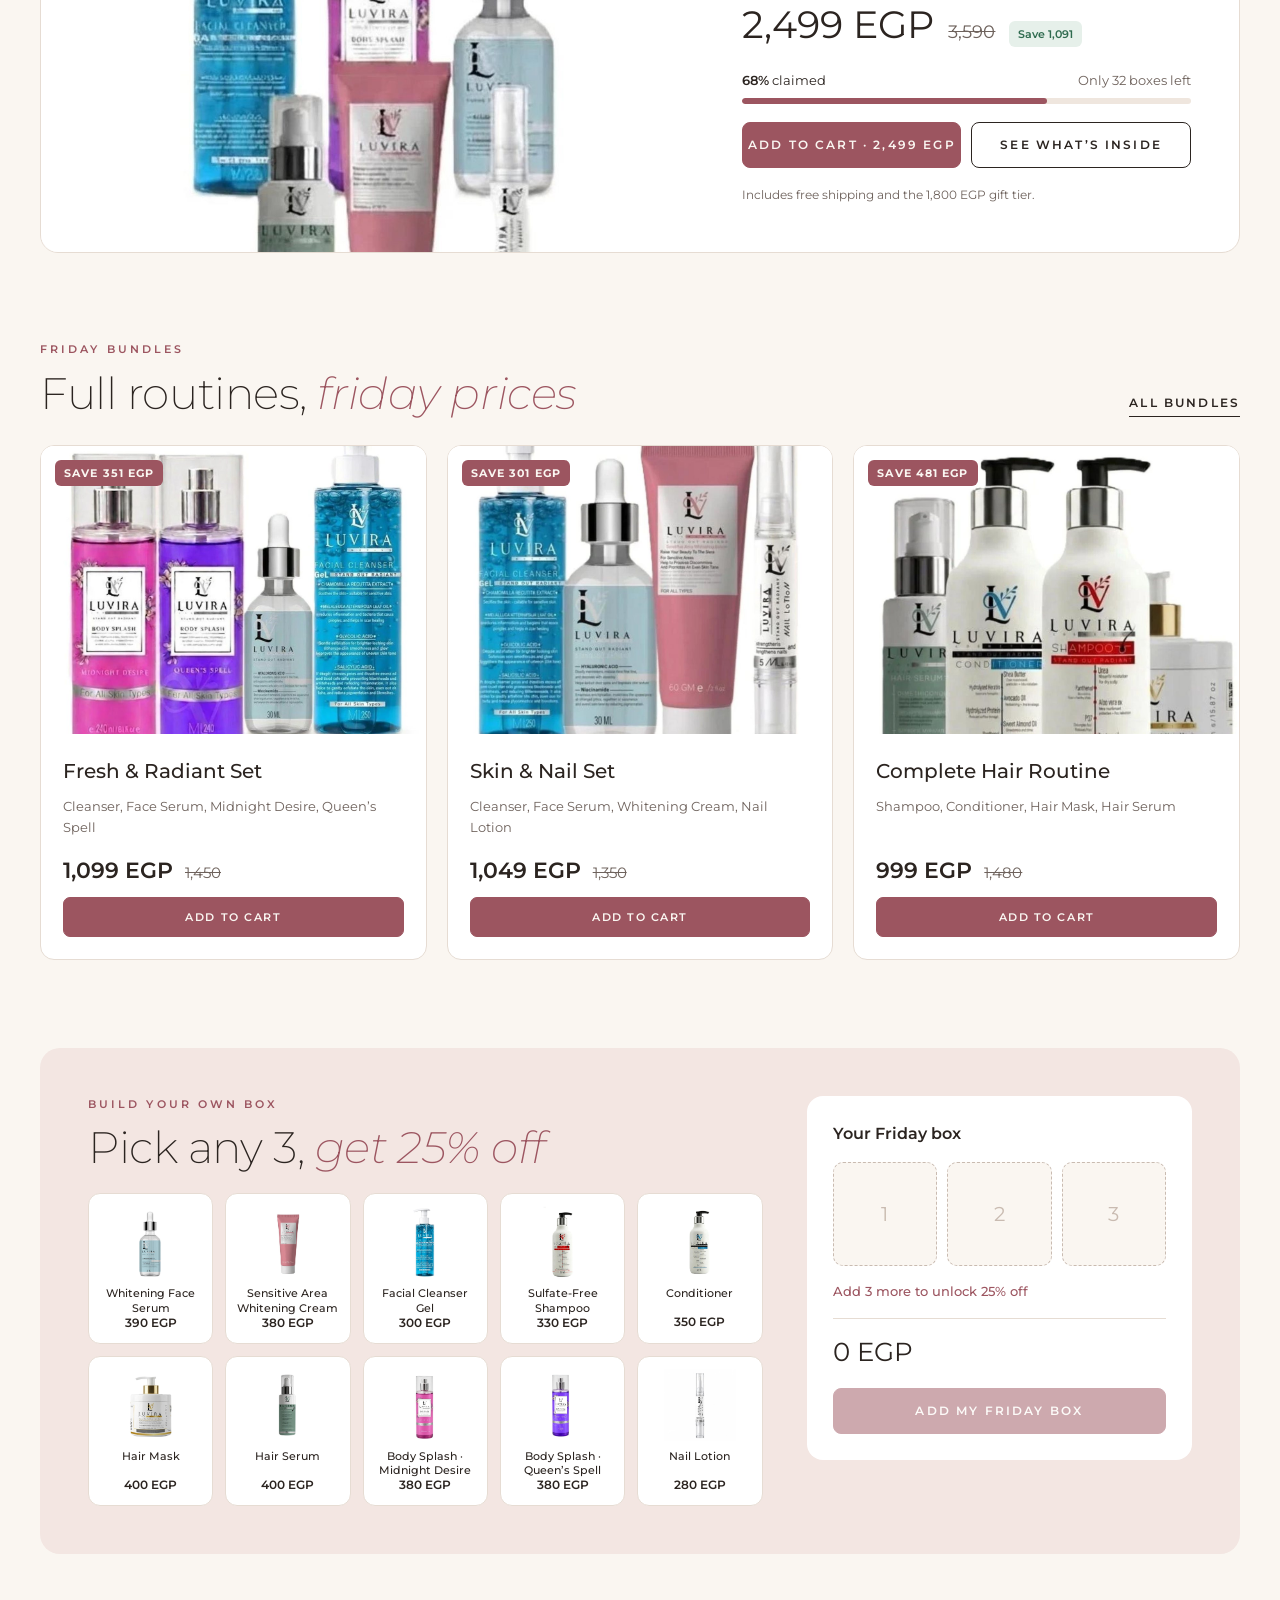
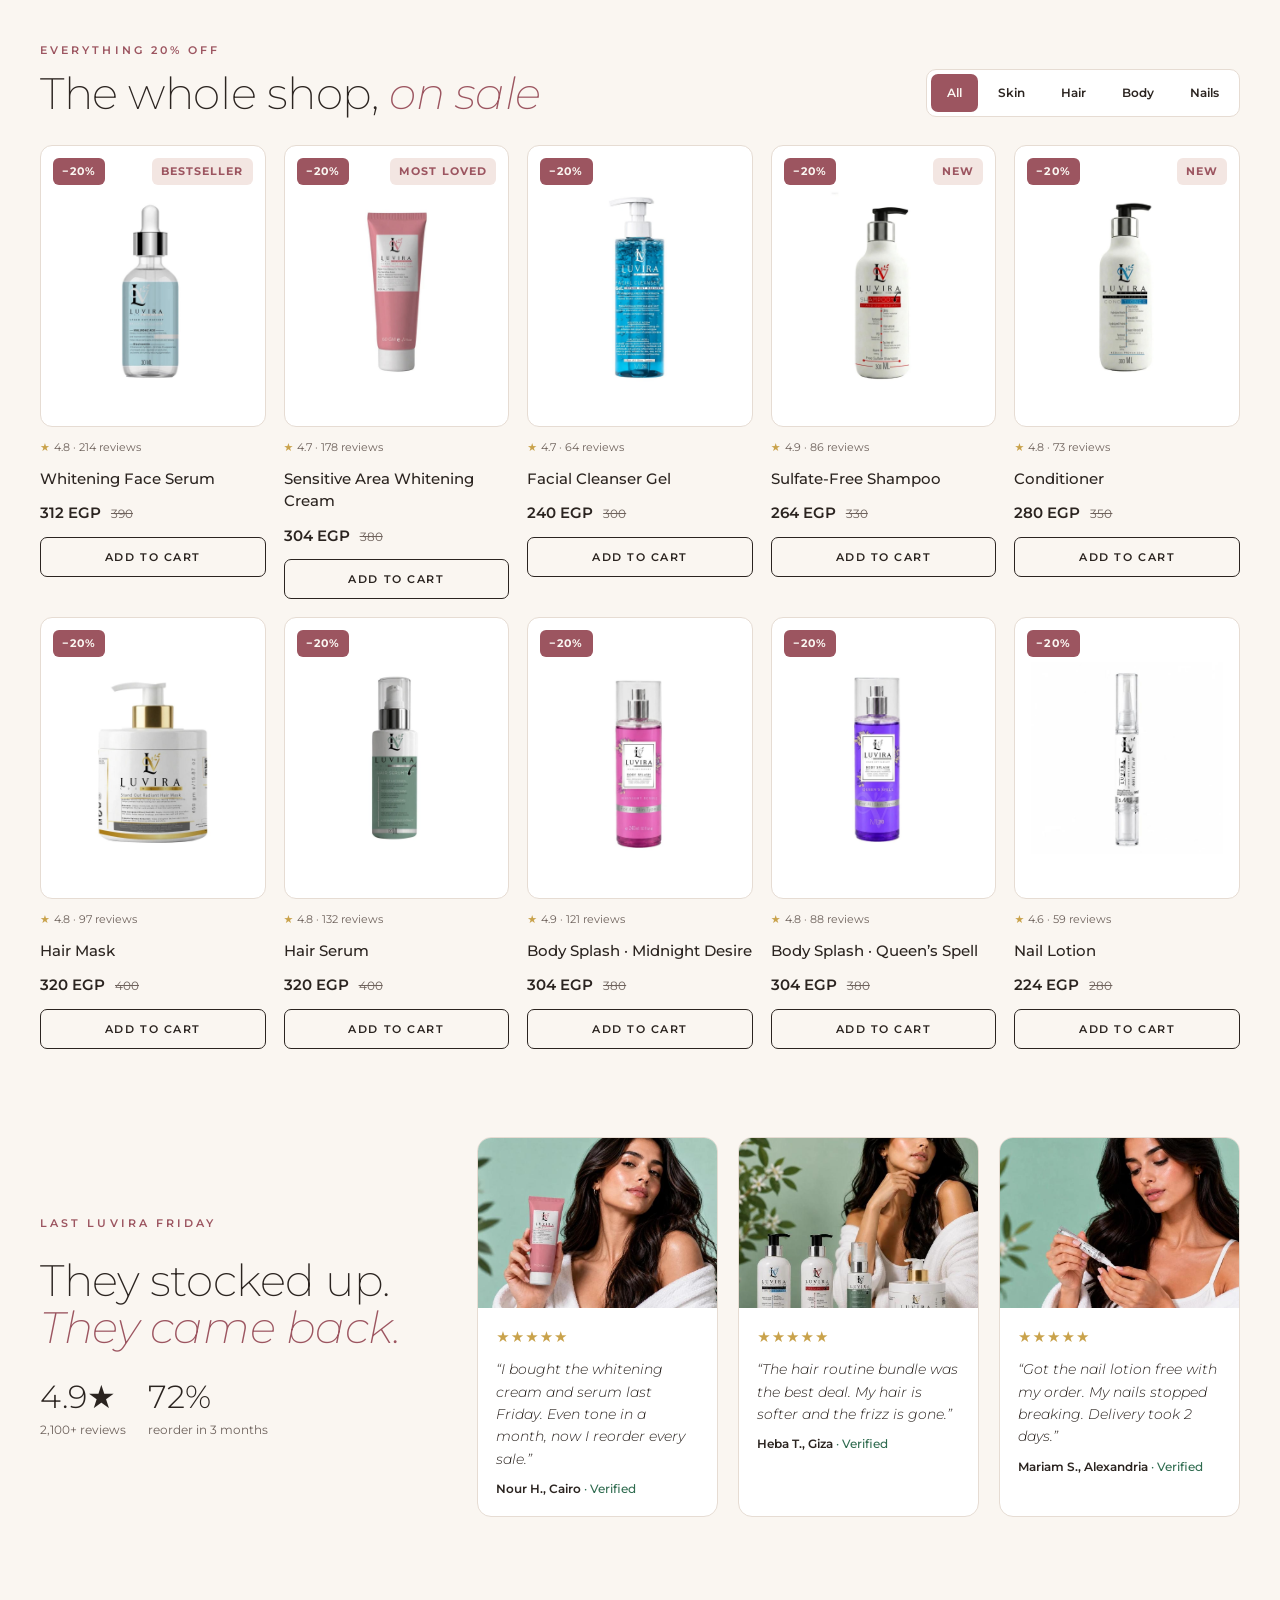
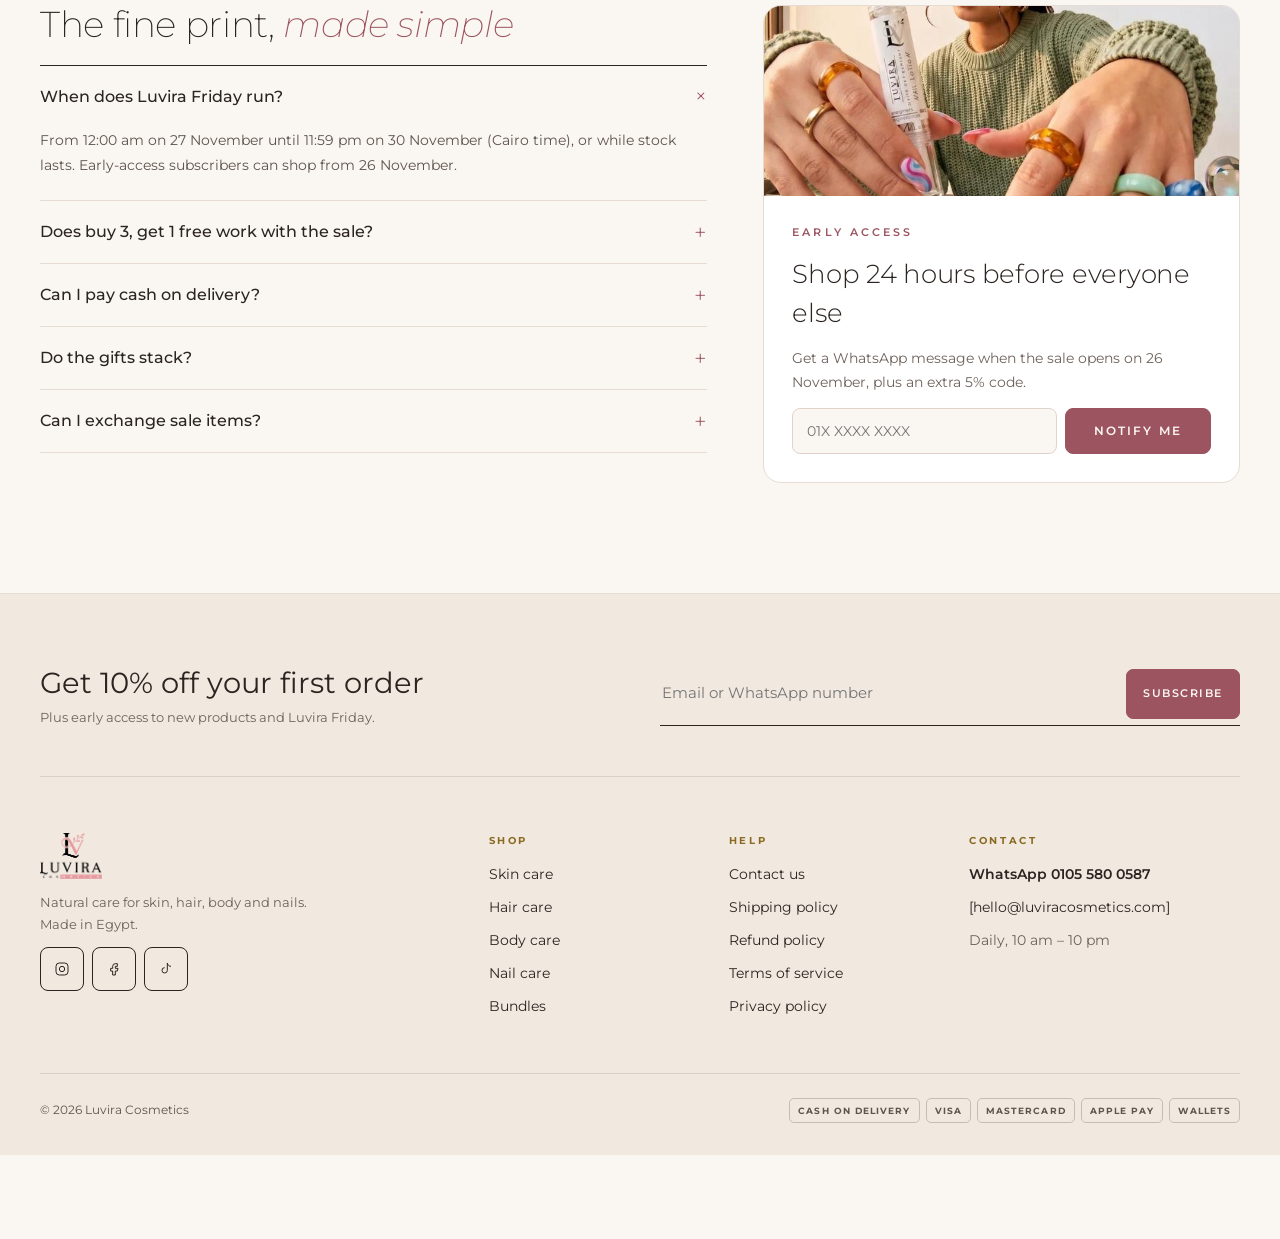
<file: black-friday.html>
<!doctype html>
<html lang="en">
<head>
<meta charset="utf-8">
<meta name="viewport" content="width=device-width, initial-scale=1">
<title>Luvira Friday · Black Friday sale · Luvira Cosmetics</title>
<meta name="description" content="Luvira Friday, 27–30 November: everything 20% off, bundles up to 30% off, free gifts over 850 EGP and buy 3 get 1 free.">
<meta name="theme-color" content="#FAF6F1">
<link rel="icon" href="assets/img/logo.png">
<link rel="preconnect" href="https://fonts.googleapis.com">
<link rel="preconnect" href="https://fonts.gstatic.com" crossorigin>
<link href="https://fonts.googleapis.com/css2?family=Montserrat:ital,wght@0,200;0,300;0,400;0,500;0,600;0,700;1,200;1,300;1,400&display=swap" rel="stylesheet">
<link rel="stylesheet" href="assets/css/style.css">
</head>
<body class="has-tierbar">
<a class="skip-link" href="#main">Skip to content</a>
<div class="announce announce--sale">
  <span><strong style="letter-spacing:.16em">LUVIRA FRIDAY <span data-phase>STARTS IN</span></strong></span><span class="announce__clock" data-clock>—</span><span class="sep" style="opacity:.5">|</span><span>Early Black Friday: <strong>Buy 3, get 1 free</strong> on all products</span>
</div>
<header class="site-header">
  <div class="container header-inner">
    <div class="header-left only-mobile">
      <button class="icon-btn" data-open-drawer aria-label="Open menu" aria-controls="drawer"><svg width="22" height="22" viewBox="0 0 24 24" fill="none" stroke="currentColor" stroke-width="1.5" aria-hidden="true"><path d="M4 7h16M4 12h16M4 17h10"/></svg></button>
      <button class="icon-btn" data-open-drawer data-focus-search aria-label="Search"><svg width="19" height="19" viewBox="0 0 24 24" fill="none" stroke="currentColor" stroke-width="1.6" aria-hidden="true"><circle cx="11" cy="11" r="7"/><path d="m20 20-3.5-3.5"/></svg></button>
    </div>
    <a class="logo" href="index.html" aria-label="Luvira Cosmetics home"><img src="assets/img/logo.png" alt="Luvira Cosmetics" width="140" height="54"></a>
    <nav class="nav only-desktop" aria-label="Main">
      <button class="navlink" data-mega-toggle aria-expanded="false" aria-controls="mega">Shop <svg width="11" height="11" viewBox="0 0 24 24" fill="none" stroke="currentColor" stroke-width="2.2" aria-hidden="true"><path d="m6 9 6 6 6-6"/></svg></button>
      <a class="navlink" href="collection.html">Best sellers</a>
      <a class="navlink" href="collection.html?cat=bundles">Bundles</a>
      <a class="navlink is-active" href="black-friday.html">Luvira Friday <span class="chip-sale">SALE</span></a>
    </nav>
    <form class="search only-desktop" role="search" data-search>
      <svg width="16" height="16" viewBox="0 0 24 24" fill="none" stroke="currentColor" stroke-width="1.6" aria-hidden="true"><circle cx="11" cy="11" r="7"/><path d="m20 20-3.5-3.5"/></svg>
      <label class="sr-only" for="q">Search products</label><input id="q" name="q" type="search" placeholder="Search serum, shampoo…">
    </form>
    <div class="header-actions">
      <button class="lang-btn only-desktop" lang="ar">عربي</button>
      <a class="icon-btn only-desktop" href="#" aria-label="Account"><svg width="20" height="20" viewBox="0 0 24 24" fill="none" stroke="currentColor" stroke-width="1.5" aria-hidden="true"><circle cx="12" cy="8" r="4"/><path d="M4 21c1.5-4 4.5-6 8-6s6.5 2 8 6"/></svg></a>
      <a class="icon-btn" href="cart.html" data-open-cart data-cart-label aria-label="Cart"><svg width="20" height="20" viewBox="0 0 24 24" fill="none" stroke="currentColor" stroke-width="1.5" aria-hidden="true"><path d="M5 8h14l-1 13H6L5 8z"/><path d="M9 8V6a3 3 0 0 1 6 0v2"/></svg><span class="cart-count" data-cart-count>0</span></a>
    </div>
  </div>
  <div class="mega" id="mega">
    <div class="mega__inner">
      <div class="mega__links">
        <span class="mega__label">Shop by concern</span>
        <a href="collection.html?concern=spots">Dark spots &amp; uneven tone</a>
        <a href="collection.html?concern=oily">Dull, oily skin</a>
        <a href="collection.html?concern=frizz">Dry, frizzy hair</a>
        <a href="collection.html?concern=nails">Weak nails</a>
        <a class="mega__all" href="collection.html">Shop all products →</a>
      </div>
      <a class="tile" href="collection.html?cat=skin"><img src="assets/img/model-cream.jpg" alt="" style="object-position:60% 30%"><span class="tile__label">Skin care <span>· 3</span></span></a>
      <a class="tile" href="collection.html?cat=hair"><img src="assets/img/model-conditioner.jpg" alt="" style="object-position:55% 30%"><span class="tile__label">Hair care <span>· 4</span></span></a>
      <a class="tile" href="collection.html?cat=body"><img src="assets/img/b-signature-glow.jpg" alt=""><span class="tile__label">Body care <span>· 2</span></span></a>
      <a class="tile" href="collection.html?cat=nails"><img src="assets/img/model-nail.jpg" alt="" style="object-position:40% 40%"><span class="tile__label">Nail care <span>· 1</span></span></a>
    </div>
  </div>
</header>

<div class="overlay" id="drawer-overlay" data-close-drawer></div>
<nav class="drawer" id="drawer" aria-label="Menu" aria-hidden="true">
  <div class="drawer__head"><img src="assets/img/logo.png" alt="Luvira Cosmetics"><button class="icon-btn" data-close-drawer aria-label="Close menu"><svg width="18" height="18" viewBox="0 0 24 24" fill="none" stroke="currentColor" stroke-width="1.6" aria-hidden="true"><path d="M6 6l12 12M18 6 6 18"/></svg></button></div>
  <form class="drawer__search" role="search" data-search><svg width="16" height="16" viewBox="0 0 24 24" fill="none" stroke="currentColor" stroke-width="1.6" aria-hidden="true"><circle cx="11" cy="11" r="7"/><path d="m20 20-3.5-3.5"/></svg><label class="sr-only" for="drawer-search">Search products</label><input id="drawer-search" type="search" placeholder="Search products"></form>
  <div class="drawer__tiles">
    <a class="tile" href="collection.html?cat=skin"><img src="assets/img/model-cream.jpg" alt="" style="object-position:60% 30%"><span class="tile__label">Skin care</span></a>
    <a class="tile" href="collection.html?cat=hair"><img src="assets/img/model-conditioner.jpg" alt="" style="object-position:55% 30%"><span class="tile__label">Hair care</span></a>
    <a class="tile" href="collection.html?cat=body"><img src="assets/img/b-signature-glow.jpg" alt=""><span class="tile__label">Body care</span></a>
    <a class="tile" href="collection.html?cat=nails"><img src="assets/img/model-nail.jpg" alt=""><span class="tile__label">Nail care</span></a>
  </div>
  <a class="drawer__link" href="collection.html" style="margin-top:6px">Best sellers</a>
  <a class="drawer__link" href="collection.html?cat=bundles">Bundles</a>
  <a class="drawer__link drawer__link--sale" href="black-friday.html">Luvira Friday <span class="chip-sale">SALE</span></a>
  <a class="drawer__link" href="cart.html">Cart</a>
  <div class="drawer__foot"><a href="https://wa.me/201055800587" style="color:var(--ink);font-weight:600">WhatsApp · 0105 580 0587</a><span class="muted"><button class="lang-btn" lang="ar" style="padding:0">عربي</button> · English</span></div>
</nav>

<main id="main">
<!-- Hero -->
<section class="container bf-hero">
  <div class="stack gap-22">
    <span class="pill pill--blush" style="align-self:flex-start;letter-spacing:.2em;padding:8px 12px">Luvira Friday · 27–30 Nov</span>
    <h1>Glow more.<br><em>Pay less.</em></h1>
    <p class="lead" style="max-width:440px">Our biggest sale of the year. Everything is 20% off, bundles are up to 30% off, and every order over 850 EGP gets a free gift. Plus Early Black Friday: <strong style="color:var(--ink);font-weight:600">buy 3, get 1 free.</strong></p>
    <div class="row gap-14 wrap"><a class="btn" href="#deals">Shop the deals <svg class="arw" width="16" height="10" viewBox="0 0 16 10" fill="none" stroke="currentColor" stroke-width="1.3" aria-hidden="true"><path d="M0 5h15M11 1l4 4-4 4"/></svg></a><a class="btn btn--ghost" href="#build">Build your box</a></div>
    <div class="countdown" role="timer" aria-label="Time left" data-countdown></div>
  </div>
  <div class="bf-banner">
    <div class="bf-banner__img"><picture><source media="(max-width: 719px)" srcset="assets/img/bf-banner-mobile.jpg"><img src="assets/img/bf-banner-desktop.jpg" alt="Early Black Friday at Luvira: buy 3, get 1 free" fetchpriority="high"></picture></div>
    <div class="bf-badge" aria-hidden="true">
      <div class="bf-badge__ring"><svg viewBox="0 0 132 132" width="100%" height="100%"><defs><path id="bfc" d="M66 66m-50 0a50 50 0 1 1 100 0a50 50 0 1 1-100 0"/></defs><text font-family="Montserrat, sans-serif" font-size="9.5" font-weight="600" letter-spacing="3" fill="#9C5560"><textPath href="#bfc">LUVIRA FRIDAY · LUVIRA FRIDAY · LUVIRA FRIDAY ·</textPath></text></svg></div>
      <div class="bf-badge__txt"><small>UP TO</small><b>30%</b><small>OFF</small></div>
    </div>
    <div class="bf-proof"><img src="assets/img/model-cream.jpg" alt=""><span><strong>1,240 orders</strong><span class="muted">placed in last year’s Luvira Friday</span></span></div>
  </div>
</section>

<section class="container section--tight" style="padding-top:72px">
  <div class="bf-trust">
    <span><strong>Buy 3, get 1</strong> free on everything</span>
    <span><strong>Free shipping</strong> over 850 EGP</span>
    <span><strong>Cash on delivery</strong> all over Egypt</span>
    <span><strong>4.9 ★</strong> from 2,100+ reviews</span>
  </div>
</section>

<!-- Gift tiers -->
<section class="container section" id="gifts">
  <div class="section-head"><div><span class="eyebrow">Spend more, get more</span><h2 class="title-lg" style="font-weight:200">Free gifts that <em class="accent">stack up</em></h2></div><span class="small muted">Your cart: <strong style="color:var(--ink);font-weight:600" data-total>0</strong> EGP · <span data-tier-msg></span></span></div>
  <div class="bigbar"><div data-bigbar></div></div>
  <div class="tiers" data-tiers></div>
</section>

<nav class="qnav" aria-label="Sale sections">
  <div class="container"><a class="navlink" href="#dotd">Deal of the day</a><a class="navlink" href="#bundles">Friday bundles</a><a class="navlink" href="#build">Build your box</a><a class="navlink" href="#deals">Everything 20% off</a><a class="navlink" href="#faq">FAQ</a></div>
</nav>

<!-- Deal of the day -->
<section class="container section" id="dotd" style="padding-top:72px">
  <div class="dotd">
    <div class="dotd__media"><img src="assets/img/b-complete-set.jpg" alt="The Complete Luvira Set: all 10 products" loading="lazy"><span class="pill pill--rose">Deal of the day · −30%</span></div>
    <div class="dotd__copy">
      <span class="eyebrow">Today only · ends in <span data-day-clock style="font-variant-numeric:tabular-nums"></span></span>
      <h2 class="title-md" style="font-weight:200">The Complete <em class="accent">Luvira Set</em></h2>
      <p class="lead" style="font-size:15px">All 10 full-size products: skin, hair, body and nails, in one gift box. The lowest price this set has ever been.</p>
      <div class="row gap-14 wrap" style="align-items:baseline"><span style="font-size:38px">2,499 EGP</span><s class="was" style="font-size:18px">3,590</s><span class="pill pill--green">Save 1,091</span></div>
      <div class="claimed"><div class="row between"><span><strong style="font-weight:600">68%</strong> claimed</span><span class="muted">Only 32 boxes left</span></div><div class="bigbar" style="margin:0"><div style="width:68%"></div></div></div>
      <div class="row gap-10 wrap"><button class="btn" style="flex:1" data-add="bf-dotd" data-mode="drawer">Add to cart · 2,499 EGP</button><a class="btn btn--ghost" href="bundle.html?id=complete-set">See what’s inside</a></div>
      <span class="xs muted">Includes free shipping and the 1,800 EGP gift tier.</span>
    </div>
  </div>
</section>

<!-- Friday bundles -->
<section class="container section" id="bundles">
  <div class="section-head"><div><span class="eyebrow">Friday bundles</span><h2 class="title-lg" style="font-weight:200">Full routines, <em class="accent">friday prices</em></h2></div><a class="link-u" href="collection.html?cat=bundles">All bundles</a></div>
  <div class="grid-3 rail-m" data-fbundles></div>
</section>

<!-- Build your own box -->
<section class="container section" id="build">
  <div class="builder">
    <div class="stack gap-22">
      <div><span class="eyebrow">Build your own box</span><h2 class="title-lg" style="font-weight:200">Pick any 3, <em class="accent">get 25% off</em></h2></div>
      <div class="pickers" data-pickers></div>
    </div>
    <div class="box">
      <strong style="font-size:16px;font-weight:600">Your Friday box</strong>
      <div class="slots" data-slots></div>
      <span class="small" style="color:var(--rose);font-weight:500" data-build-label></span>
      <div class="row gap-10" style="align-items:baseline;border-top:1px solid var(--line);padding-top:14px"><span style="font-size:26px" data-build-price></span><s class="was small" data-build-was></s></div>
      <button class="btn btn--block" data-build-add>Add my Friday box</button>
    </div>
  </div>
</section>

<!-- Everything 20% off -->
<section class="container section" id="deals">
  <div class="section-head"><div><span class="eyebrow">Everything 20% off</span><h2 class="title-lg" style="font-weight:200">The whole shop, <em class="accent">on sale</em></h2></div>
    <div class="seg" role="tablist" aria-label="Filter deals" data-seg>
      <button role="tab" aria-selected="true" data-f="all">All</button><button role="tab" aria-selected="false" data-f="skin">Skin</button><button role="tab" aria-selected="false" data-f="hair">Hair</button><button role="tab" aria-selected="false" data-f="body">Body</button><button role="tab" aria-selected="false" data-f="nails">Nails</button>
    </div></div>
  <div class="grid-5" data-deals></div>
</section>

<!-- Social proof -->
<section class="container section">
  <div class="results-home results-home--ingr" style="align-items:center">
    <div class="stack gap-14"><span class="eyebrow">Last Luvira Friday</span><h2 class="title-lg" style="font-weight:200">They stocked up. <em class="accent">They came back.</em></h2><div class="row gap-22" style="margin-top:8px"><span class="stack"><strong style="font-size:32px;font-weight:300">4.9★</strong><span class="xs muted">2,100+ reviews</span></span><span class="stack"><strong style="font-size:32px;font-weight:300">72%</strong><span class="xs muted">reorder in 3 months</span></span></div></div>
    <div class="grid-3 rail-m">
      <figure class="rcard"><img src="assets/img/model-cream.jpg" alt="" loading="lazy"><div><span class="stars">★★★★★</span><blockquote>“I bought the whitening cream and serum last Friday. Even tone in a month, now I reorder every sale.”</blockquote><figcaption>Nour H., Cairo <span style="color:var(--green);font-weight:500">· Verified</span></figcaption></div></figure>
      <figure class="rcard"><img src="assets/img/model-hairset.jpg" alt="" loading="lazy"><div><span class="stars">★★★★★</span><blockquote>“The hair routine bundle was the best deal. My hair is softer and the frizz is gone.”</blockquote><figcaption>Heba T., Giza <span style="color:var(--green);font-weight:500">· Verified</span></figcaption></div></figure>
      <figure class="rcard"><img src="assets/img/model-nail.jpg" alt="" loading="lazy"><div><span class="stars">★★★★★</span><blockquote>“Got the nail lotion free with my order. My nails stopped breaking. Delivery took 2 days.”</blockquote><figcaption>Mariam S., Alexandria <span style="color:var(--green);font-weight:500">· Verified</span></figcaption></div></figure>
    </div>
  </div>
</section>

<!-- FAQ + early access -->
<section class="container section" id="faq" style="padding-bottom:110px">
  <div class="results-home results-home--75" style="align-items:start">
    <div><h2 class="title-md" style="font-weight:200;margin-bottom:20px">The fine print, <em class="accent">made simple</em></h2><div data-faq></div></div>
    <div class="ea-card">
      <img src="assets/img/model-nail2.jpg" alt="" loading="lazy">
      <div class="ea-card__body">
        <span class="eyebrow">Early access</span>
        <h3 style="font-size:26px">Shop 24 hours before everyone else</h3>
        <p class="small muted" style="font-size:14px;line-height:1.7">Get a WhatsApp message when the sale opens on 26 November, plus an extra 5% code.</p>
        <form class="ea-form" data-ea><label class="sr-only" for="bf-wa">WhatsApp number</label><input id="bf-wa" type="tel" required inputmode="tel" pattern="[0-9 +]{10,15}" placeholder="01X XXXX XXXX"><button class="btn" type="submit">Notify me</button></form>
      </div>
    </div>
  </div>
</section>

<div class="tierbar" role="region" aria-label="Gift progress">
  <div class="container">
    <span class="tierbar__total"><small>YOUR CART</small><b><span data-total>0</span> EGP</b></span>
    <span class="tierbar__mid"><span data-tier-msg></span><span class="tierbar__track"><div data-tierfill></div><i style="left:47.2%" data-mark="0"></i><i style="left:66.7%" data-mark="1"></i><i style="left:100%" data-mark="2"></i></span></span>
    <button class="btn" data-open-cart>Checkout · <span data-items>0</span> items</button>
  </div>
</div>
</main>
<footer class="footer">
  <div class="footer__inner">
    <div class="footer__news">
      <div><span class="title-sm">Get 10% off your first order</span><p class="small muted" style="margin-top:8px">Plus early access to new products and Luvira Friday.</p></div>
      <form data-newsletter><label class="sr-only" for="nl">Email or WhatsApp number</label><input id="nl" required placeholder="Email or WhatsApp number"><button class="btn btn--sm" type="submit">Subscribe</button></form>
    </div>
    <div class="footer__cols">
      <div class="col">
        <img src="assets/img/logo.png" alt="Luvira Cosmetics" style="height:46px;width:auto">
        <span class="small muted" style="max-width:280px;line-height:1.7">Natural care for skin, hair, body and nails. Made in Egypt.</span>
        <div class="socials">
          <a href="https://www.instagram.com/luvira.cosmetics/" aria-label="Instagram"><svg width="16" height="16" viewBox="0 0 24 24" fill="none" stroke="currentColor" stroke-width="1.5" aria-hidden="true"><rect x="3" y="3" width="18" height="18" rx="5"/><circle cx="12" cy="12" r="4"/></svg></a>
          <a href="https://www.facebook.com/profile.php?id=61581684222123" aria-label="Facebook"><svg width="16" height="16" viewBox="0 0 24 24" fill="none" stroke="currentColor" stroke-width="1.5" aria-hidden="true"><path d="M14 8h3V4h-3a4 4 0 0 0-4 4v3H7v4h3v6h4v-6h3l1-4h-4V8z"/></svg></a>
          <a href="https://www.tiktok.com/@luvira_cosmetics" aria-label="TikTok"><svg width="16" height="16" viewBox="0 0 24 24" fill="none" stroke="currentColor" stroke-width="1.5" aria-hidden="true"><path d="M14 3v11a4 4 0 1 1-4-4"/><path d="M14 3c.5 3 2.5 5 5.5 5"/></svg></a>
        </div>
      </div>
      <nav aria-label="Shop"><span class="footer__label">Shop</span><a href="collection.html?cat=skin">Skin care</a><a href="collection.html?cat=hair">Hair care</a><a href="collection.html?cat=body">Body care</a><a href="collection.html?cat=nails">Nail care</a><a href="collection.html?cat=bundles">Bundles</a></nav>
      <nav aria-label="Help"><span class="footer__label">Help</span><a href="#">Contact us</a><a href="#">Shipping policy</a><a href="#">Refund policy</a><a href="#">Terms of service</a><a href="#">Privacy policy</a></nav>
      <div class="col"><span class="footer__label">Contact</span><a href="https://wa.me/201055800587" style="font-weight:600">WhatsApp 0105 580 0587</a><span>[hello@luviracosmetics.com]</span><span class="muted">Daily, 10 am – 10 pm</span></div>
    </div>
    <div class="footer__bottom"><span>© 2026 Luvira Cosmetics</span><div class="paybadges"><span>CASH ON DELIVERY</span><span>VISA</span><span>MASTERCARD</span><span>APPLE PAY</span><span>WALLETS</span></div></div>
  </div>
</footer>
<a class="wa-float" href="https://wa.me/201055800587" aria-label="Chat on WhatsApp"><svg width="24" height="24" viewBox="0 0 24 24" fill="none" stroke="currentColor" stroke-width="1.6" aria-hidden="true"><path d="M4 20l1.3-3.9A8 8 0 1 1 8 19.1L4 20z"/></svg></a>

<script src="assets/js/data.js"></script>
<script src="assets/js/main.js"></script>
<script src="assets/js/black-friday.js"></script>

</body>
</html>
</file>
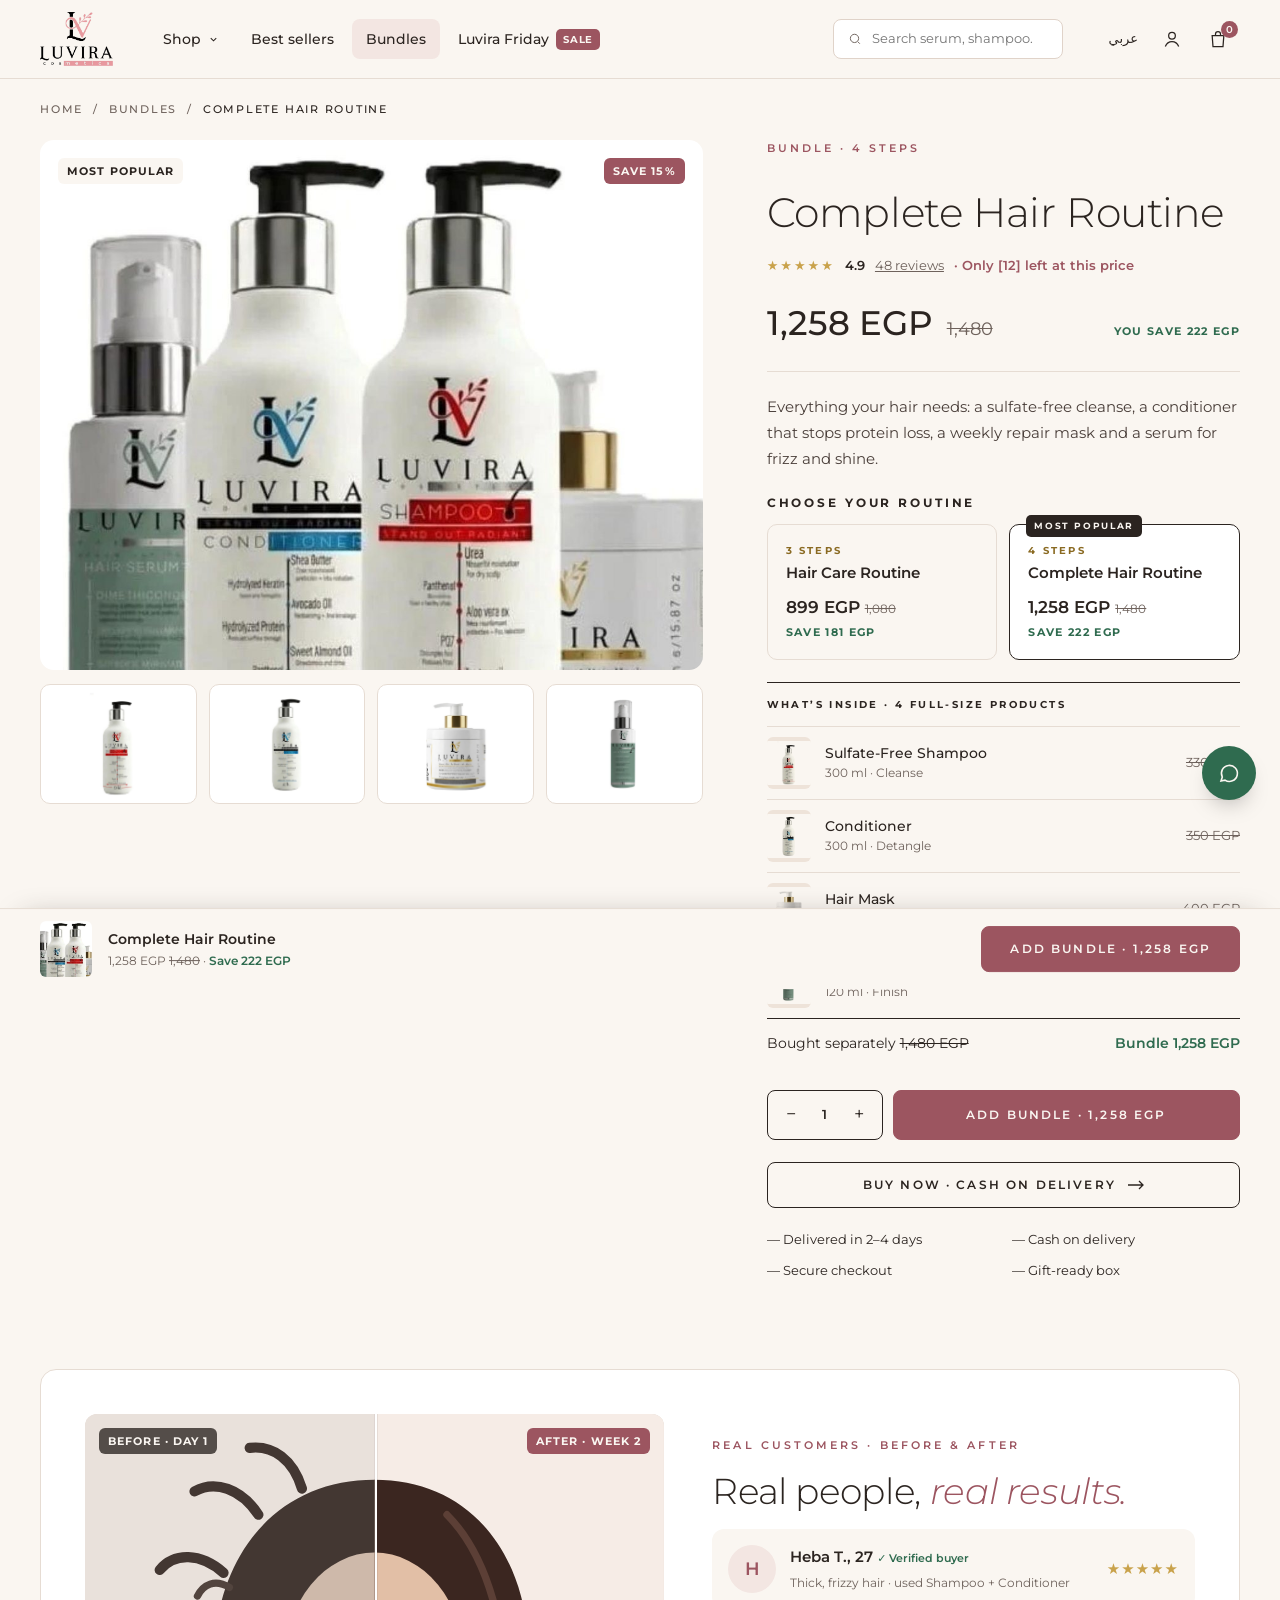
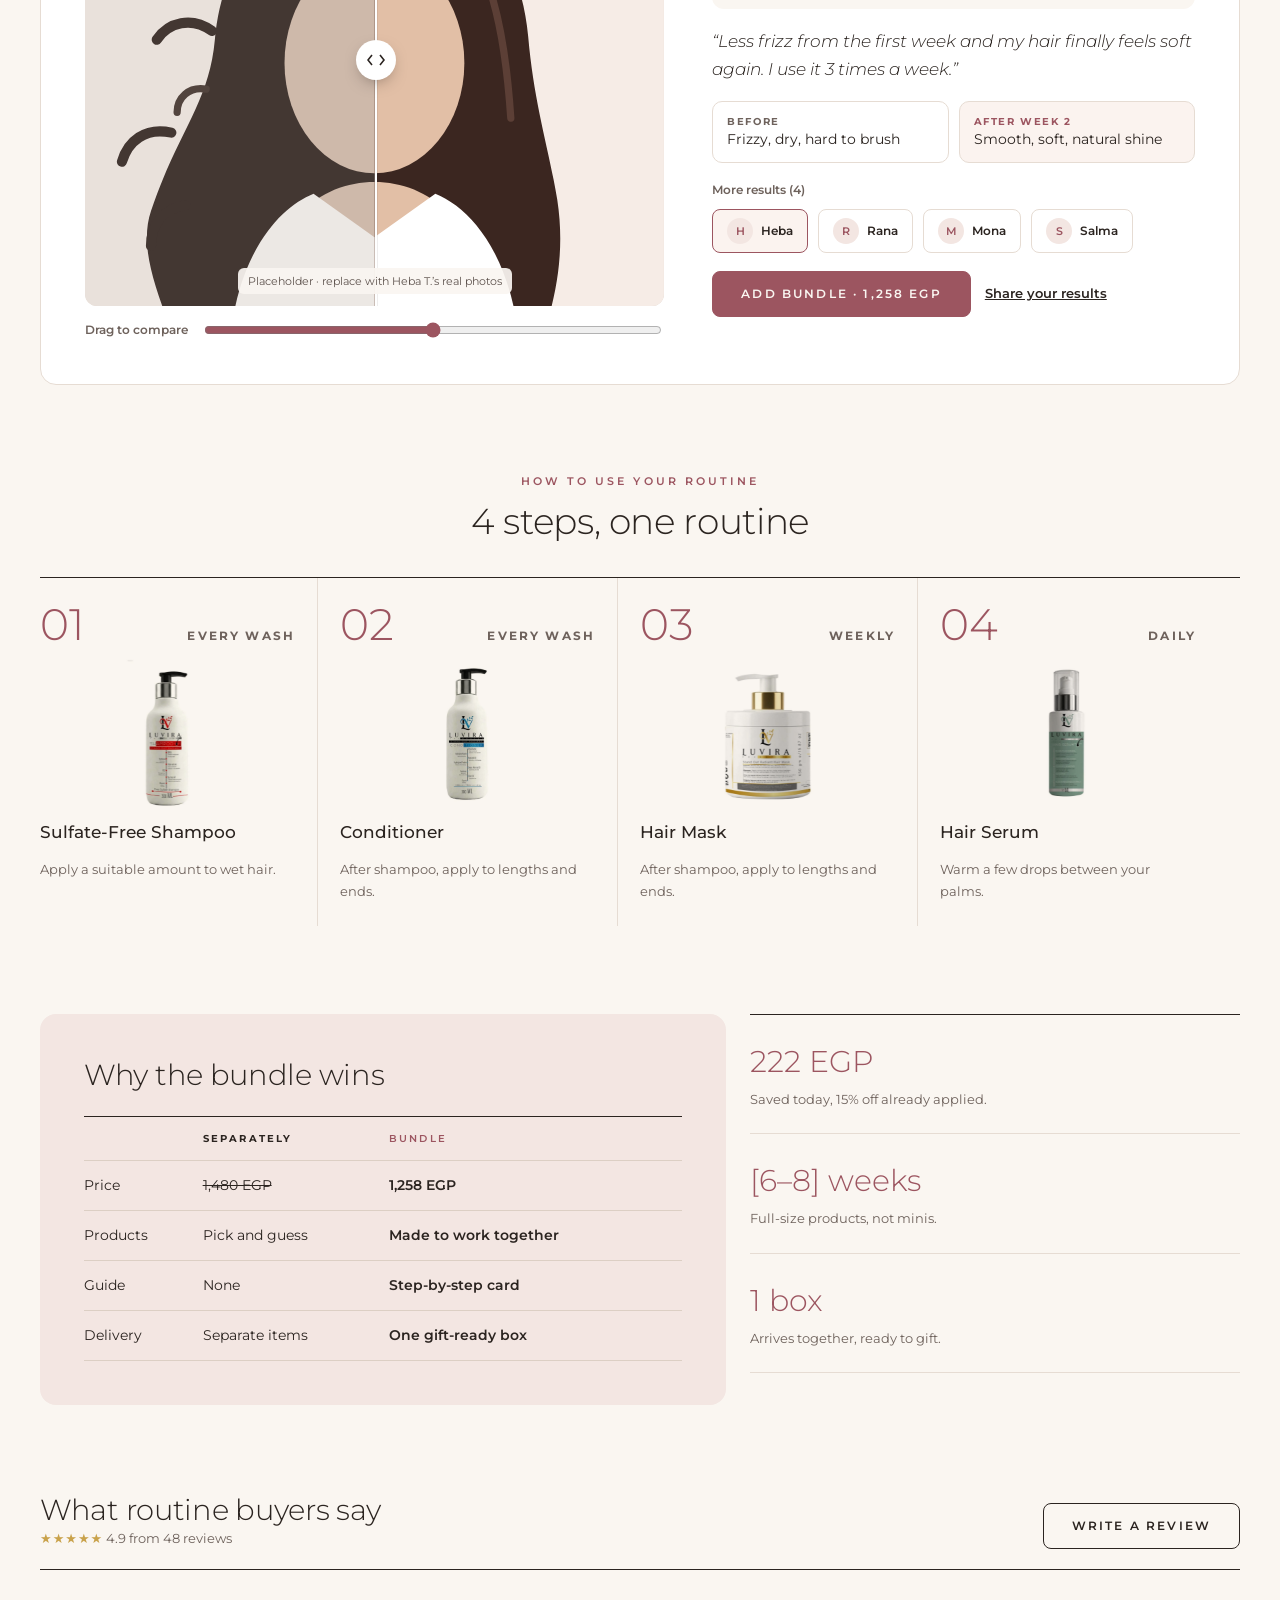
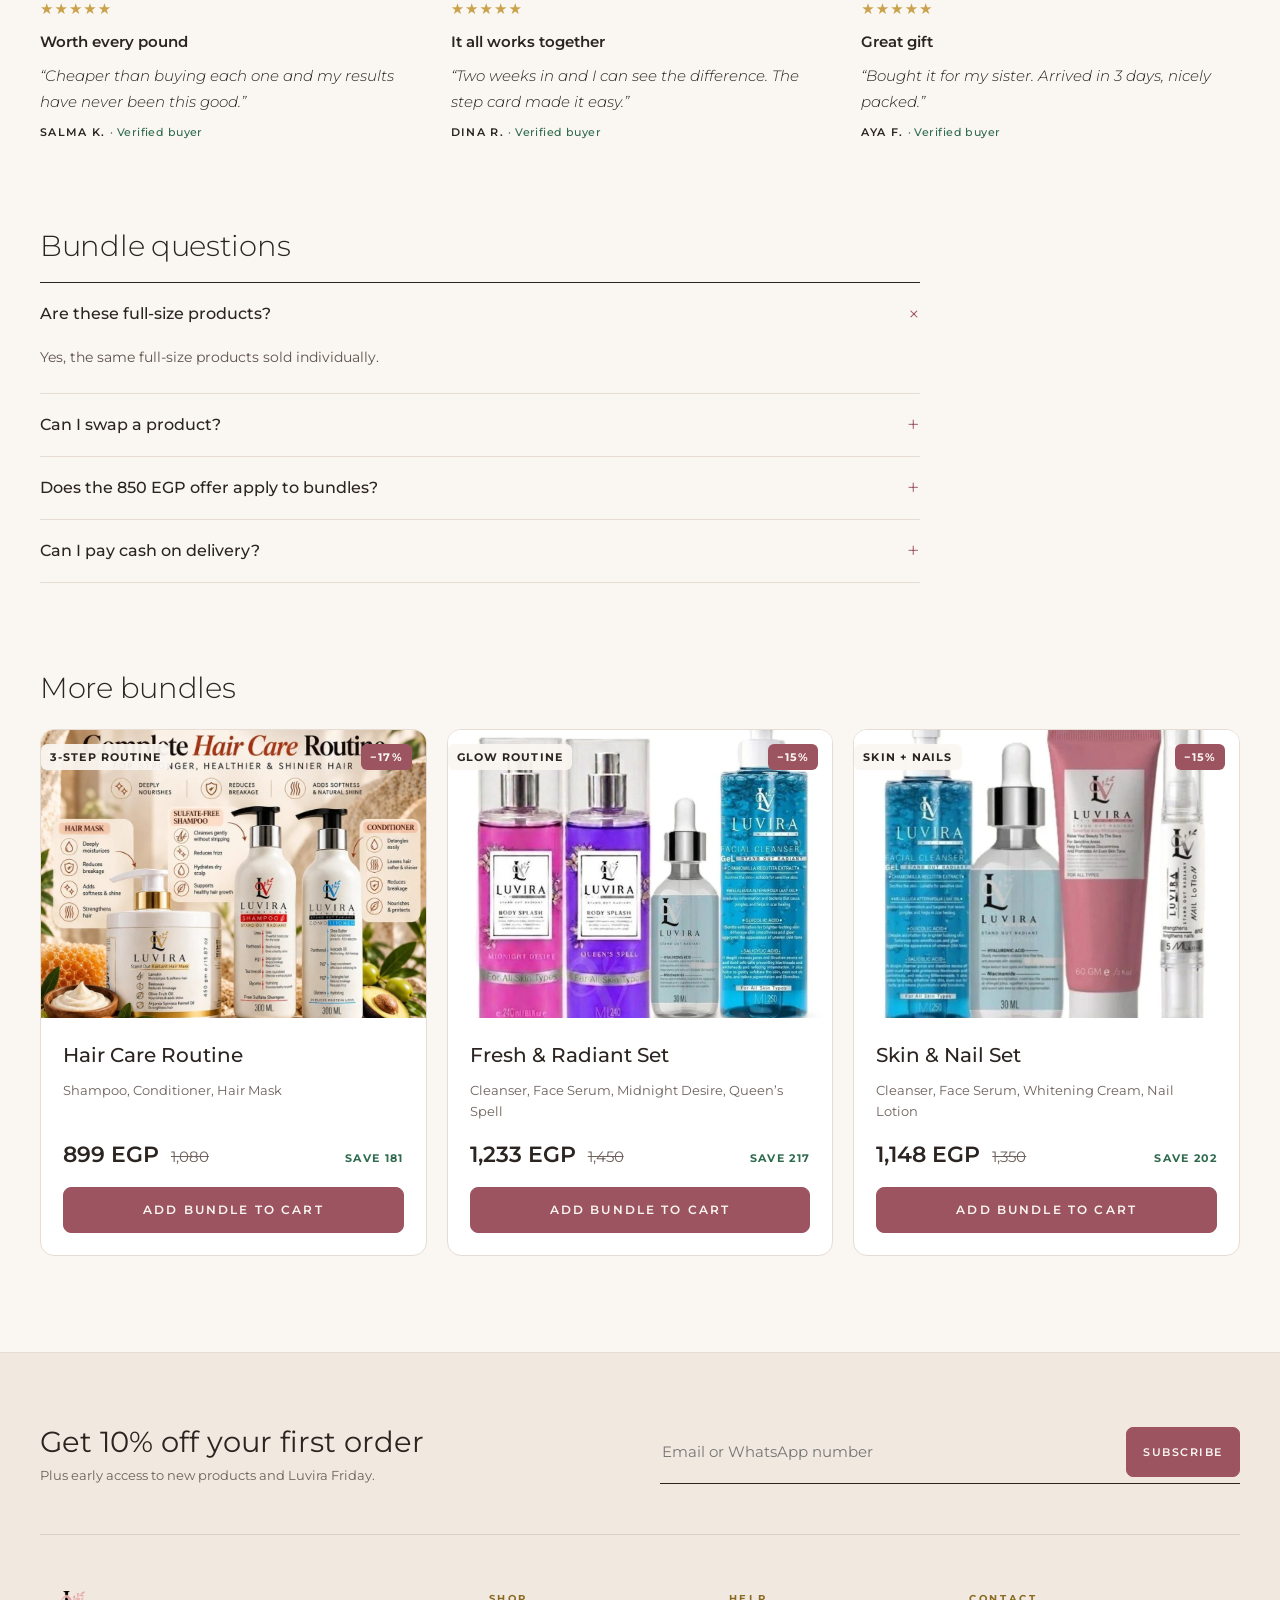
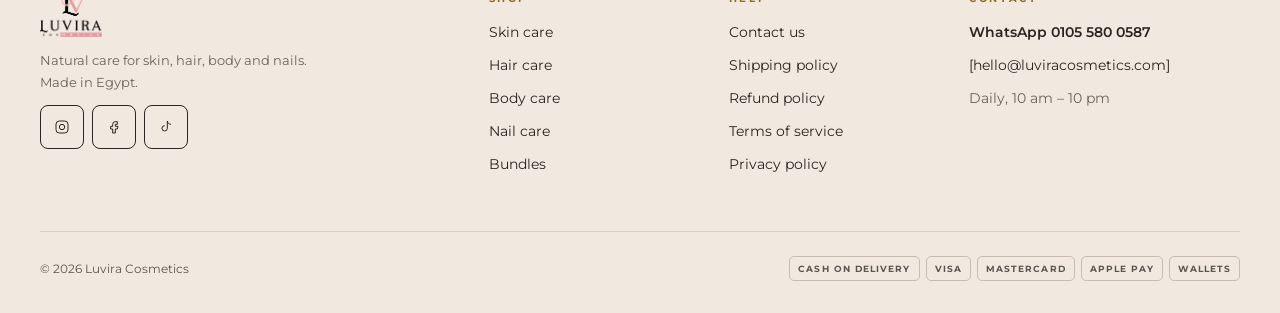
<file: bundle.html>
<!doctype html>
<html lang="en">
<head>
<meta charset="utf-8">
<meta name="viewport" content="width=device-width, initial-scale=1">
<title>Complete Hair Routine · Luvira Cosmetics</title>
<meta name="description" content="Luvira bundles: full routines made to work together, already discounted. Cash on delivery across Egypt.">
<meta name="theme-color" content="#FAF6F1">
<link rel="icon" href="assets/img/logo.png">
<link rel="preconnect" href="https://fonts.googleapis.com">
<link rel="preconnect" href="https://fonts.gstatic.com" crossorigin>
<link href="https://fonts.googleapis.com/css2?family=Montserrat:ital,wght@0,200;0,300;0,400;0,500;0,600;0,700;1,200;1,300;1,400&display=swap" rel="stylesheet">
<link rel="stylesheet" href="assets/css/style.css">
</head>
<body class="has-bar">
<a class="skip-link" href="#main">Skip to content</a>

<header class="site-header">
  <div class="container header-inner">
    <div class="header-left only-mobile">
      <button class="icon-btn" data-open-drawer aria-label="Open menu" aria-controls="drawer"><svg width="22" height="22" viewBox="0 0 24 24" fill="none" stroke="currentColor" stroke-width="1.5" aria-hidden="true"><path d="M4 7h16M4 12h16M4 17h10"/></svg></button>
      <button class="icon-btn" data-open-drawer data-focus-search aria-label="Search"><svg width="19" height="19" viewBox="0 0 24 24" fill="none" stroke="currentColor" stroke-width="1.6" aria-hidden="true"><circle cx="11" cy="11" r="7"/><path d="m20 20-3.5-3.5"/></svg></button>
    </div>
    <a class="logo" href="index.html" aria-label="Luvira Cosmetics home"><img src="assets/img/logo.png" alt="Luvira Cosmetics" width="140" height="54"></a>
    <nav class="nav only-desktop" aria-label="Main">
      <button class="navlink" data-mega-toggle aria-expanded="false" aria-controls="mega">Shop <svg width="11" height="11" viewBox="0 0 24 24" fill="none" stroke="currentColor" stroke-width="2.2" aria-hidden="true"><path d="m6 9 6 6 6-6"/></svg></button>
      <a class="navlink" href="collection.html">Best sellers</a>
      <a class="navlink is-active" href="collection.html?cat=bundles">Bundles</a>
      <a class="navlink" href="black-friday.html">Luvira Friday <span class="chip-sale">SALE</span></a>
    </nav>
    <form class="search only-desktop" role="search" data-search>
      <svg width="16" height="16" viewBox="0 0 24 24" fill="none" stroke="currentColor" stroke-width="1.6" aria-hidden="true"><circle cx="11" cy="11" r="7"/><path d="m20 20-3.5-3.5"/></svg>
      <label class="sr-only" for="q">Search products</label><input id="q" name="q" type="search" placeholder="Search serum, shampoo…">
    </form>
    <div class="header-actions">
      <button class="lang-btn only-desktop" lang="ar">عربي</button>
      <a class="icon-btn only-desktop" href="#" aria-label="Account"><svg width="20" height="20" viewBox="0 0 24 24" fill="none" stroke="currentColor" stroke-width="1.5" aria-hidden="true"><circle cx="12" cy="8" r="4"/><path d="M4 21c1.5-4 4.5-6 8-6s6.5 2 8 6"/></svg></a>
      <a class="icon-btn" href="cart.html" data-open-cart data-cart-label aria-label="Cart"><svg width="20" height="20" viewBox="0 0 24 24" fill="none" stroke="currentColor" stroke-width="1.5" aria-hidden="true"><path d="M5 8h14l-1 13H6L5 8z"/><path d="M9 8V6a3 3 0 0 1 6 0v2"/></svg><span class="cart-count" data-cart-count>0</span></a>
    </div>
  </div>
  <div class="mega" id="mega">
    <div class="mega__inner">
      <div class="mega__links">
        <span class="mega__label">Shop by concern</span>
        <a href="collection.html?concern=spots">Dark spots &amp; uneven tone</a>
        <a href="collection.html?concern=oily">Dull, oily skin</a>
        <a href="collection.html?concern=frizz">Dry, frizzy hair</a>
        <a href="collection.html?concern=nails">Weak nails</a>
        <a class="mega__all" href="collection.html">Shop all products →</a>
      </div>
      <a class="tile" href="collection.html?cat=skin"><img src="assets/img/model-cream.jpg" alt="" style="object-position:60% 30%"><span class="tile__label">Skin care <span>· 3</span></span></a>
      <a class="tile" href="collection.html?cat=hair"><img src="assets/img/model-conditioner.jpg" alt="" style="object-position:55% 30%"><span class="tile__label">Hair care <span>· 4</span></span></a>
      <a class="tile" href="collection.html?cat=body"><img src="assets/img/b-signature-glow.jpg" alt=""><span class="tile__label">Body care <span>· 2</span></span></a>
      <a class="tile" href="collection.html?cat=nails"><img src="assets/img/model-nail.jpg" alt="" style="object-position:40% 40%"><span class="tile__label">Nail care <span>· 1</span></span></a>
    </div>
  </div>
</header>

<div class="overlay" id="drawer-overlay" data-close-drawer></div>
<nav class="drawer" id="drawer" aria-label="Menu" aria-hidden="true">
  <div class="drawer__head"><img src="assets/img/logo.png" alt="Luvira Cosmetics"><button class="icon-btn" data-close-drawer aria-label="Close menu"><svg width="18" height="18" viewBox="0 0 24 24" fill="none" stroke="currentColor" stroke-width="1.6" aria-hidden="true"><path d="M6 6l12 12M18 6 6 18"/></svg></button></div>
  <form class="drawer__search" role="search" data-search><svg width="16" height="16" viewBox="0 0 24 24" fill="none" stroke="currentColor" stroke-width="1.6" aria-hidden="true"><circle cx="11" cy="11" r="7"/><path d="m20 20-3.5-3.5"/></svg><label class="sr-only" for="drawer-search">Search products</label><input id="drawer-search" type="search" placeholder="Search products"></form>
  <div class="drawer__tiles">
    <a class="tile" href="collection.html?cat=skin"><img src="assets/img/model-cream.jpg" alt="" style="object-position:60% 30%"><span class="tile__label">Skin care</span></a>
    <a class="tile" href="collection.html?cat=hair"><img src="assets/img/model-conditioner.jpg" alt="" style="object-position:55% 30%"><span class="tile__label">Hair care</span></a>
    <a class="tile" href="collection.html?cat=body"><img src="assets/img/b-signature-glow.jpg" alt=""><span class="tile__label">Body care</span></a>
    <a class="tile" href="collection.html?cat=nails"><img src="assets/img/model-nail.jpg" alt=""><span class="tile__label">Nail care</span></a>
  </div>
  <a class="drawer__link" href="collection.html" style="margin-top:6px">Best sellers</a>
  <a class="drawer__link" href="collection.html?cat=bundles">Bundles</a>
  <a class="drawer__link drawer__link--sale" href="black-friday.html">Luvira Friday <span class="chip-sale">SALE</span></a>
  <a class="drawer__link" href="cart.html">Cart</a>
  <div class="drawer__foot"><a href="https://wa.me/201055800587" style="color:var(--ink);font-weight:600">WhatsApp · 0105 580 0587</a><span class="muted"><button class="lang-btn" lang="ar" style="padding:0">عربي</button> · English</span></div>
</nav>

<main id="main">
<div class="container">
  <nav class="crumbs" aria-label="Breadcrumb" data-crumbs></nav>

  <section class="pdp">
    <div class="stack gap-10 gallery" style="display:flex">
      <div class="bundle-hero" data-b-hero></div>
      <div class="inside-thumbs" data-b-thumbs></div>
    </div>
    <div class="buybox" data-b-buy></div>
  </section>

  <section class="section" id="results">
    <div class="results" data-results></div>
  </section>

  <section class="section">
    <div style="text-align:center;margin-bottom:36px"><span class="eyebrow">How to use your routine</span><h2 class="title-md" data-steps-title></h2></div>
    <div class="steps" data-steps></div>
  </section>

  <section class="section compare">
    <div class="compare__table">
      <h2 class="title-sm" style="margin-bottom:24px">Why the bundle wins</h2>
      <table><thead><tr><th></th><th>SEPARATELY</th><th>BUNDLE</th></tr></thead>
        <tbody data-compare></tbody></table>
    </div>
    <div class="compare__facts" data-facts></div>
  </section>

  <section class="section" id="reviews">
    <div class="section-head" style="padding-bottom:20px;border-bottom:1px solid var(--ink)"><div><h2 class="title-sm">What routine buyers say</h2><span class="small muted"><span class="stars">★★★★★</span> 4.9 from 48 reviews</span></div><button class="btn btn--ghost">Write a review</button></div>
    <div class="grid-3" style="gap:32px">
      <figure class="review"><span class="stars">★★★★★</span><strong style="font-size:15px;font-weight:600">Worth every pound</strong><blockquote>“Cheaper than buying each one and my results have never been this good.”</blockquote><figcaption>Salma K. <span>· Verified buyer</span></figcaption></figure>
      <figure class="review"><span class="stars">★★★★★</span><strong style="font-size:15px;font-weight:600">It all works together</strong><blockquote>“Two weeks in and I can see the difference. The step card made it easy.”</blockquote><figcaption>Dina R. <span>· Verified buyer</span></figcaption></figure>
      <figure class="review"><span class="stars">★★★★★</span><strong style="font-size:15px;font-weight:600">Great gift</strong><blockquote>“Bought it for my sister. Arrived in 3 days, nicely packed.”</blockquote><figcaption>Aya F. <span>· Verified buyer</span></figcaption></figure>
    </div>
  </section>

  <section class="section" style="max-width:880px">
    <h2 class="title-sm" style="margin-bottom:20px">Bundle questions</h2>
    <div data-faq></div>
  </section>

  <section class="section" style="padding-bottom:96px">
    <h2 class="title-sm" style="margin-bottom:24px">More bundles</h2>
    <div class="grid-3 rail-m" data-more></div>
  </section>
</div>

<div class="sticky-bar" data-sticky>
  <div class="container sticky-bar__inner">
    <img src="" alt="" data-s-img style="object-fit:cover;mix-blend-mode:normal">
    <span class="sticky-bar__txt"><strong data-s-name></strong><span data-s-meta></span></span>
    <button class="btn" data-s-add data-mode="drawer">Add bundle</button>
  </div>
</div>
</main>
<footer class="footer">
  <div class="footer__inner">
    <div class="footer__news">
      <div><span class="title-sm">Get 10% off your first order</span><p class="small muted" style="margin-top:8px">Plus early access to new products and Luvira Friday.</p></div>
      <form data-newsletter><label class="sr-only" for="nl">Email or WhatsApp number</label><input id="nl" required placeholder="Email or WhatsApp number"><button class="btn btn--sm" type="submit">Subscribe</button></form>
    </div>
    <div class="footer__cols">
      <div class="col">
        <img src="assets/img/logo.png" alt="Luvira Cosmetics" style="height:46px;width:auto">
        <span class="small muted" style="max-width:280px;line-height:1.7">Natural care for skin, hair, body and nails. Made in Egypt.</span>
        <div class="socials">
          <a href="https://www.instagram.com/luvira.cosmetics/" aria-label="Instagram"><svg width="16" height="16" viewBox="0 0 24 24" fill="none" stroke="currentColor" stroke-width="1.5" aria-hidden="true"><rect x="3" y="3" width="18" height="18" rx="5"/><circle cx="12" cy="12" r="4"/></svg></a>
          <a href="https://www.facebook.com/profile.php?id=61581684222123" aria-label="Facebook"><svg width="16" height="16" viewBox="0 0 24 24" fill="none" stroke="currentColor" stroke-width="1.5" aria-hidden="true"><path d="M14 8h3V4h-3a4 4 0 0 0-4 4v3H7v4h3v6h4v-6h3l1-4h-4V8z"/></svg></a>
          <a href="https://www.tiktok.com/@luvira_cosmetics" aria-label="TikTok"><svg width="16" height="16" viewBox="0 0 24 24" fill="none" stroke="currentColor" stroke-width="1.5" aria-hidden="true"><path d="M14 3v11a4 4 0 1 1-4-4"/><path d="M14 3c.5 3 2.5 5 5.5 5"/></svg></a>
        </div>
      </div>
      <nav aria-label="Shop"><span class="footer__label">Shop</span><a href="collection.html?cat=skin">Skin care</a><a href="collection.html?cat=hair">Hair care</a><a href="collection.html?cat=body">Body care</a><a href="collection.html?cat=nails">Nail care</a><a href="collection.html?cat=bundles">Bundles</a></nav>
      <nav aria-label="Help"><span class="footer__label">Help</span><a href="#">Contact us</a><a href="#">Shipping policy</a><a href="#">Refund policy</a><a href="#">Terms of service</a><a href="#">Privacy policy</a></nav>
      <div class="col"><span class="footer__label">Contact</span><a href="https://wa.me/201055800587" style="font-weight:600">WhatsApp 0105 580 0587</a><span>[hello@luviracosmetics.com]</span><span class="muted">Daily, 10 am – 10 pm</span></div>
    </div>
    <div class="footer__bottom"><span>© 2026 Luvira Cosmetics</span><div class="paybadges"><span>CASH ON DELIVERY</span><span>VISA</span><span>MASTERCARD</span><span>APPLE PAY</span><span>WALLETS</span></div></div>
  </div>
</footer>
<a class="wa-float" href="https://wa.me/201055800587" aria-label="Chat on WhatsApp"><svg width="24" height="24" viewBox="0 0 24 24" fill="none" stroke="currentColor" stroke-width="1.6" aria-hidden="true"><path d="M4 20l1.3-3.9A8 8 0 1 1 8 19.1L4 20z"/></svg></a>

<script src="assets/js/data.js"></script>
<script src="assets/js/main.js"></script>
<script src="assets/js/bundle.js"></script>

</body>
</html>
</file>
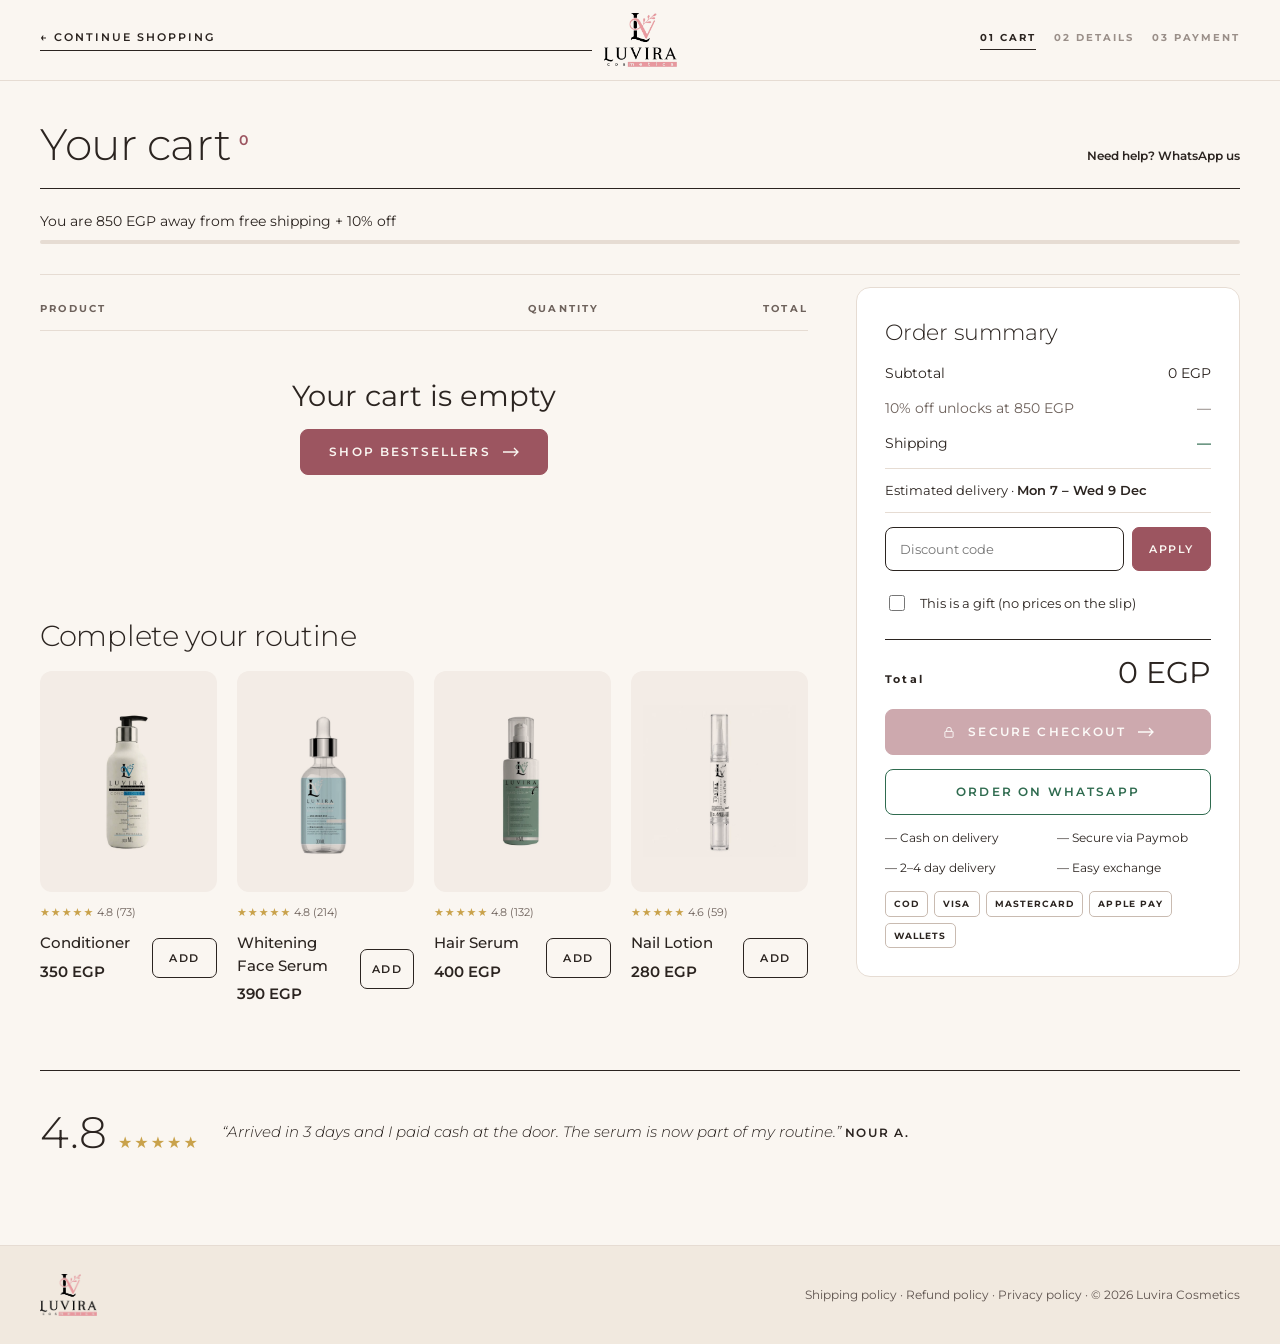
<file: cart.html>
<!doctype html>
<html lang="en">
<head>
<meta charset="utf-8">
<meta name="viewport" content="width=device-width, initial-scale=1">
<title>Your cart · Luvira Cosmetics</title>
<meta name="description" content="Review your Luvira order. Free shipping and 10% off over 850 EGP. Cash on delivery.">
<meta name="theme-color" content="#FAF6F1">
<link rel="icon" href="assets/img/logo.png">
<link rel="preconnect" href="https://fonts.googleapis.com">
<link rel="preconnect" href="https://fonts.gstatic.com" crossorigin>
<link href="https://fonts.googleapis.com/css2?family=Montserrat:ital,wght@0,200;0,300;0,400;0,500;0,600;0,700;1,200;1,300;1,400&display=swap" rel="stylesheet">
<link rel="stylesheet" href="assets/css/style.css">
</head>
<body class="">
<a class="skip-link" href="#main">Skip to content</a>
<header class="checkout-header">
  <div class="container">
    <a class="back link-u" href="collection.html" style="font-size:11px">← Continue shopping</a>
    <a class="logo" href="index.html" aria-label="Luvira Cosmetics home"><img src="assets/img/logo.png" alt="Luvira Cosmetics"></a>
    <ol class="checkout-steps" aria-label="Checkout progress"><li aria-current="step">01 CART</li><li>02 DETAILS</li><li>03 PAYMENT</li></ol>
  </div>
</header>

<main id="main">
<div class="container" style="padding-top:40px;padding-bottom:80px">
  <div class="row between wrap gap-14" style="align-items:baseline;padding-bottom:20px;border-bottom:1px solid var(--ink)"><h1 class="title-lg">Your cart<sup style="font-size:14px;font-weight:600;color:var(--rose);margin-left:8px" data-count></sup></h1><a href="https://wa.me/201055800587" class="xs" style="font-weight:600;color:var(--ink)">Need help? WhatsApp us</a></div>

  <div class="offer-bar" style="padding:22px 0;border-bottom:1px solid var(--line)"><span style="font-size:14px" data-progress></span><div class="progress__bar"><div class="progress__fill" data-fill></div></div><span class="xs muted" data-tip></span></div>

  <section class="cart-layout">
    <div class="stack" style="gap:48px;min-width:0">
      <div>
        <div class="cart-table__head"><span>PRODUCT</span><span>QUANTITY</span><span style="text-align:right">TOTAL</span></div>
        <div data-lines></div>
      </div>
      <div data-swap></div>
      <div data-ups-wrap><h2 class="title-sm" style="margin-bottom:18px">Complete your routine</h2><div class="grid-4 rail-m rail-m--sm" data-ups></div></div>
    </div>

    <aside class="summary" aria-label="Order summary">
      <h2 style="font-size:22px">Order summary</h2>
      <div data-sum></div>
      <form class="code" data-code style="padding:0"><label class="sr-only" for="code">Discount code</label><input id="code" placeholder="Discount code"><button class="btn btn--sm" type="submit">Apply</button></form>
      <label class="check" style="font-size:13px"><input type="checkbox">This is a gift (no prices on the slip)</label>
      <div data-total></div>
      <a class="btn btn--block" href="#" data-checkout><svg width="14" height="14" viewBox="0 0 24 24" fill="none" stroke="currentColor" stroke-width="1.6" aria-hidden="true"><rect x="5" y="11" width="14" height="10" rx="1"/><path d="M8 11V8a4 4 0 0 1 8 0v3"/></svg>Secure checkout <svg class="arw" width="16" height="10" viewBox="0 0 16 10" fill="none" stroke="currentColor" stroke-width="1.3" aria-hidden="true"><path d="M0 5h15M11 1l4 4-4 4"/></svg></a>
      <a class="btn btn--green-ghost btn--block" href="https://wa.me/201055800587" data-wa-order>Order on WhatsApp</a>
      <div class="assure" style="font-size:12px"><span>— Cash on delivery</span><span>— Secure via Paymob</span><span>— 2–4 day delivery</span><span>— Easy exchange</span></div>
      <div class="paybadges"><span>COD</span><span>VISA</span><span>MASTERCARD</span><span>APPLE PAY</span><span>WALLETS</span></div>
    </aside>
  </section>

  <section class="section" style="padding-top:64px"><div class="row gap-22 wrap" style="border-top:1px solid var(--ink);padding-top:28px">
    <span style="font-size:44px;font-weight:300">4.8 <span class="stars" style="font-size:16px;letter-spacing:2px">★★★★★</span></span>
    <span style="font-size:15px;font-weight:300;font-style:italic;flex:1;min-width:240px">“Arrived in 3 days and I paid cash at the door. The serum is now part of my routine.” <strong class="xs" style="font-style:normal;font-weight:600;letter-spacing:.14em">NOUR A.</strong></span>
  </div></section>
</div>
</main>
<footer class="footer"><div class="footer__inner" style="padding-top:28px;padding-bottom:28px;gap:0"><div class="footer__bottom" style="border:0;padding:0"><img src="assets/img/logo.png" alt="Luvira Cosmetics" style="height:42px;width:auto"><span><a href="#" style="color:inherit">Shipping policy</a> · <a href="#" style="color:inherit">Refund policy</a> · <a href="#" style="color:inherit">Privacy policy</a> · © 2026 Luvira Cosmetics</span></div></div></footer>

<script src="assets/js/data.js"></script>
<script src="assets/js/main.js"></script>
<script src="assets/js/cart-page.js"></script>

</body>
</html>
</file>
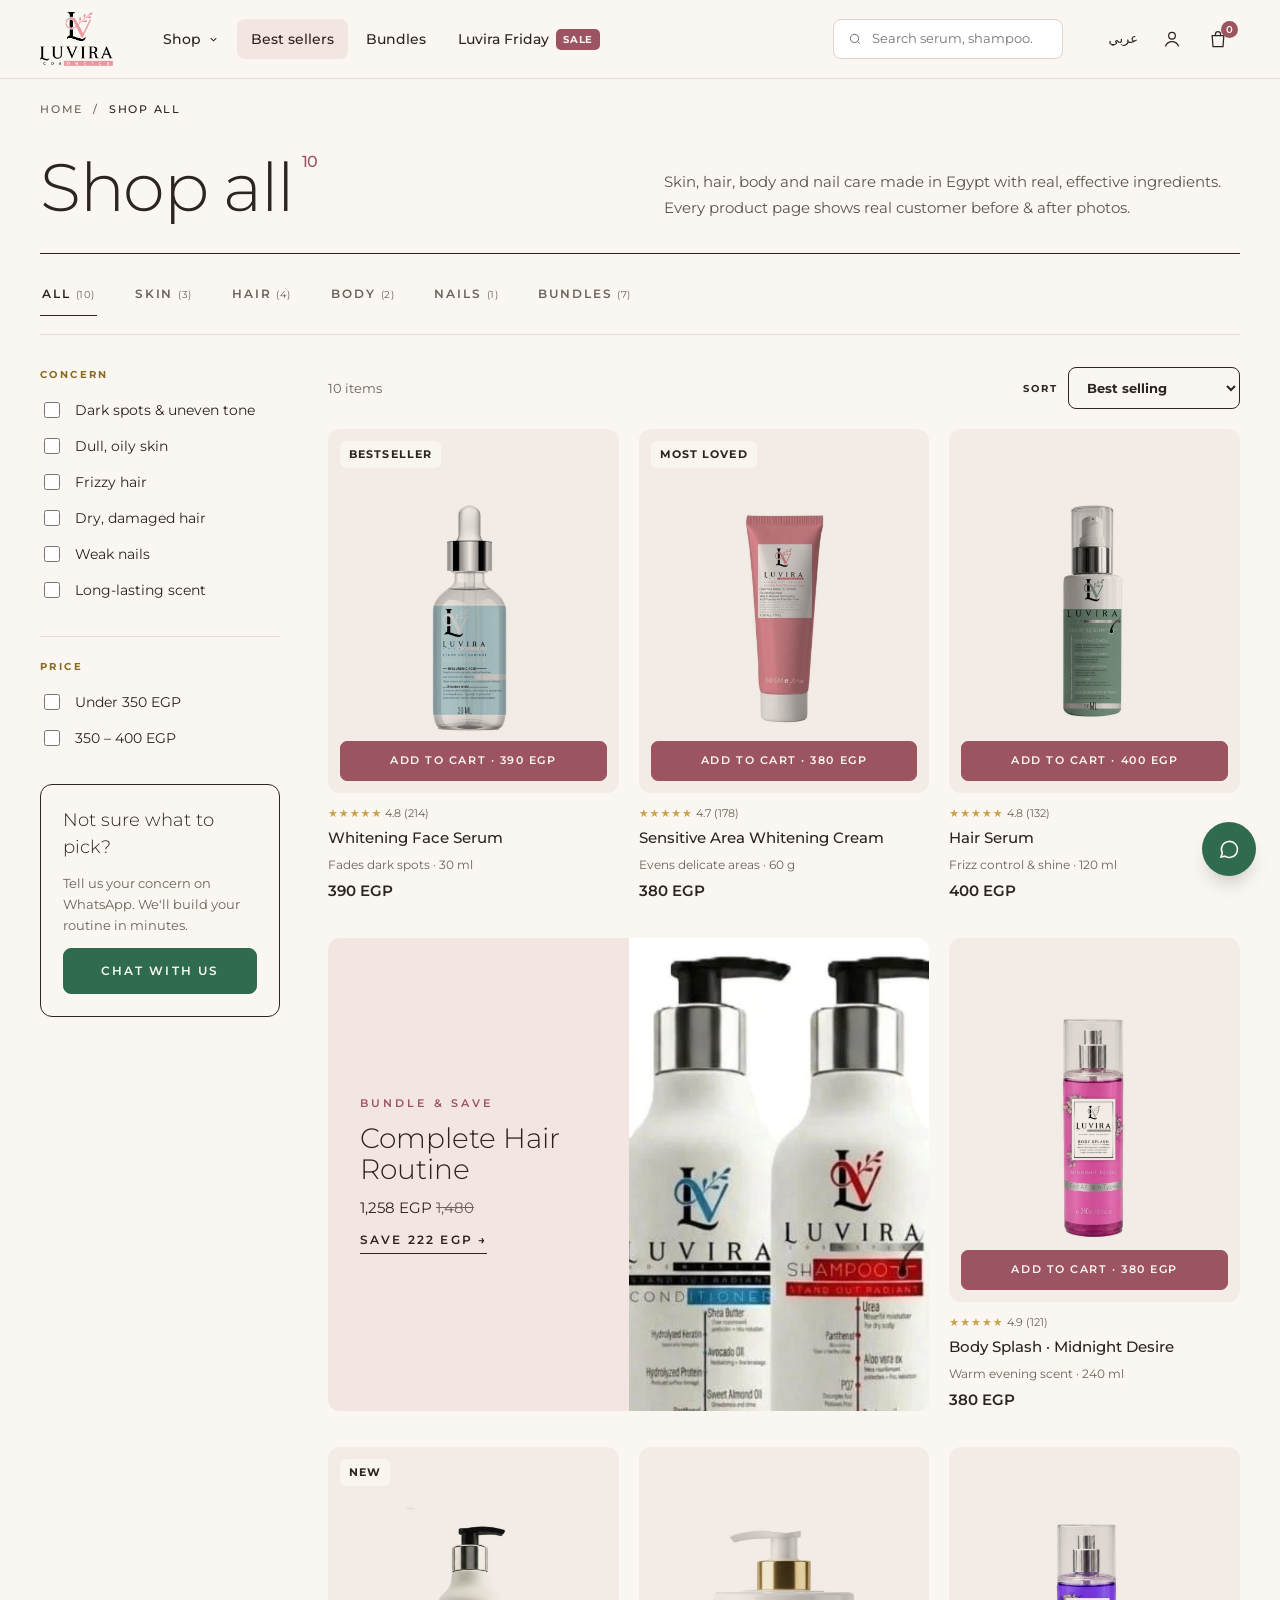
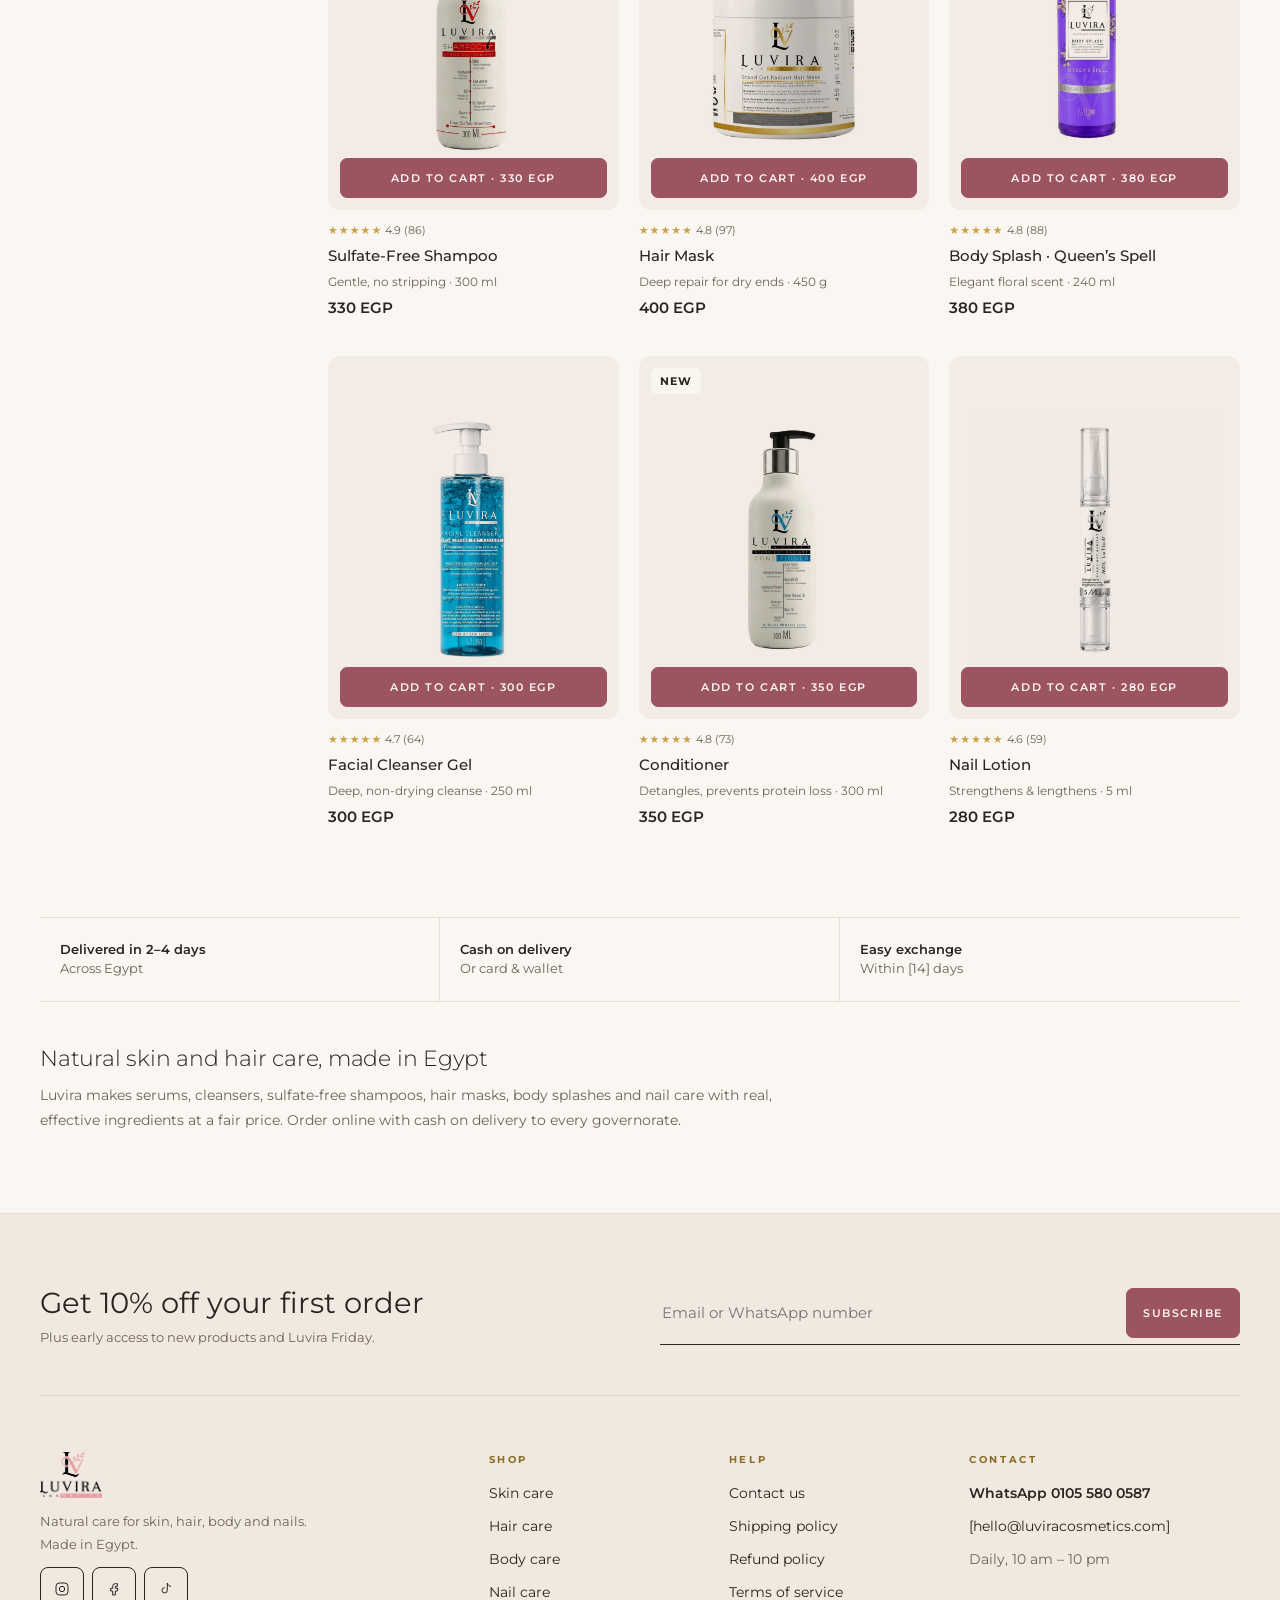
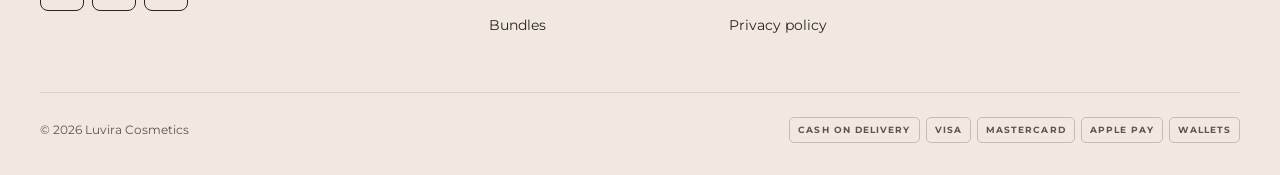
<file: collection.html>
<!doctype html>
<html lang="en">
<head>
<meta charset="utf-8">
<meta name="viewport" content="width=device-width, initial-scale=1">
<title>Shop all · Luvira Cosmetics</title>
<meta name="description" content="Shop Luvira skin, hair, body and nail care and bundles. Made in Egypt, cash on delivery.">
<meta name="theme-color" content="#FAF6F1">
<link rel="icon" href="assets/img/logo.png">
<link rel="preconnect" href="https://fonts.googleapis.com">
<link rel="preconnect" href="https://fonts.gstatic.com" crossorigin>
<link href="https://fonts.googleapis.com/css2?family=Montserrat:ital,wght@0,200;0,300;0,400;0,500;0,600;0,700;1,200;1,300;1,400&display=swap" rel="stylesheet">
<link rel="stylesheet" href="assets/css/style.css">
</head>
<body class="">
<a class="skip-link" href="#main">Skip to content</a>

<header class="site-header">
  <div class="container header-inner">
    <div class="header-left only-mobile">
      <button class="icon-btn" data-open-drawer aria-label="Open menu" aria-controls="drawer"><svg width="22" height="22" viewBox="0 0 24 24" fill="none" stroke="currentColor" stroke-width="1.5" aria-hidden="true"><path d="M4 7h16M4 12h16M4 17h10"/></svg></button>
      <button class="icon-btn" data-open-drawer data-focus-search aria-label="Search"><svg width="19" height="19" viewBox="0 0 24 24" fill="none" stroke="currentColor" stroke-width="1.6" aria-hidden="true"><circle cx="11" cy="11" r="7"/><path d="m20 20-3.5-3.5"/></svg></button>
    </div>
    <a class="logo" href="index.html" aria-label="Luvira Cosmetics home"><img src="assets/img/logo.png" alt="Luvira Cosmetics" width="140" height="54"></a>
    <nav class="nav only-desktop" aria-label="Main">
      <button class="navlink" data-mega-toggle aria-expanded="false" aria-controls="mega">Shop <svg width="11" height="11" viewBox="0 0 24 24" fill="none" stroke="currentColor" stroke-width="2.2" aria-hidden="true"><path d="m6 9 6 6 6-6"/></svg></button>
      <a class="navlink is-active" href="collection.html">Best sellers</a>
      <a class="navlink" href="collection.html?cat=bundles">Bundles</a>
      <a class="navlink" href="black-friday.html">Luvira Friday <span class="chip-sale">SALE</span></a>
    </nav>
    <form class="search only-desktop" role="search" data-search>
      <svg width="16" height="16" viewBox="0 0 24 24" fill="none" stroke="currentColor" stroke-width="1.6" aria-hidden="true"><circle cx="11" cy="11" r="7"/><path d="m20 20-3.5-3.5"/></svg>
      <label class="sr-only" for="q">Search products</label><input id="q" name="q" type="search" placeholder="Search serum, shampoo…">
    </form>
    <div class="header-actions">
      <button class="lang-btn only-desktop" lang="ar">عربي</button>
      <a class="icon-btn only-desktop" href="#" aria-label="Account"><svg width="20" height="20" viewBox="0 0 24 24" fill="none" stroke="currentColor" stroke-width="1.5" aria-hidden="true"><circle cx="12" cy="8" r="4"/><path d="M4 21c1.5-4 4.5-6 8-6s6.5 2 8 6"/></svg></a>
      <a class="icon-btn" href="cart.html" data-open-cart data-cart-label aria-label="Cart"><svg width="20" height="20" viewBox="0 0 24 24" fill="none" stroke="currentColor" stroke-width="1.5" aria-hidden="true"><path d="M5 8h14l-1 13H6L5 8z"/><path d="M9 8V6a3 3 0 0 1 6 0v2"/></svg><span class="cart-count" data-cart-count>0</span></a>
    </div>
  </div>
  <div class="mega" id="mega">
    <div class="mega__inner">
      <div class="mega__links">
        <span class="mega__label">Shop by concern</span>
        <a href="collection.html?concern=spots">Dark spots &amp; uneven tone</a>
        <a href="collection.html?concern=oily">Dull, oily skin</a>
        <a href="collection.html?concern=frizz">Dry, frizzy hair</a>
        <a href="collection.html?concern=nails">Weak nails</a>
        <a class="mega__all" href="collection.html">Shop all products →</a>
      </div>
      <a class="tile" href="collection.html?cat=skin"><img src="assets/img/model-cream.jpg" alt="" style="object-position:60% 30%"><span class="tile__label">Skin care <span>· 3</span></span></a>
      <a class="tile" href="collection.html?cat=hair"><img src="assets/img/model-conditioner.jpg" alt="" style="object-position:55% 30%"><span class="tile__label">Hair care <span>· 4</span></span></a>
      <a class="tile" href="collection.html?cat=body"><img src="assets/img/b-signature-glow.jpg" alt=""><span class="tile__label">Body care <span>· 2</span></span></a>
      <a class="tile" href="collection.html?cat=nails"><img src="assets/img/model-nail.jpg" alt="" style="object-position:40% 40%"><span class="tile__label">Nail care <span>· 1</span></span></a>
    </div>
  </div>
</header>

<div class="overlay" id="drawer-overlay" data-close-drawer></div>
<nav class="drawer" id="drawer" aria-label="Menu" aria-hidden="true">
  <div class="drawer__head"><img src="assets/img/logo.png" alt="Luvira Cosmetics"><button class="icon-btn" data-close-drawer aria-label="Close menu"><svg width="18" height="18" viewBox="0 0 24 24" fill="none" stroke="currentColor" stroke-width="1.6" aria-hidden="true"><path d="M6 6l12 12M18 6 6 18"/></svg></button></div>
  <form class="drawer__search" role="search" data-search><svg width="16" height="16" viewBox="0 0 24 24" fill="none" stroke="currentColor" stroke-width="1.6" aria-hidden="true"><circle cx="11" cy="11" r="7"/><path d="m20 20-3.5-3.5"/></svg><label class="sr-only" for="drawer-search">Search products</label><input id="drawer-search" type="search" placeholder="Search products"></form>
  <div class="drawer__tiles">
    <a class="tile" href="collection.html?cat=skin"><img src="assets/img/model-cream.jpg" alt="" style="object-position:60% 30%"><span class="tile__label">Skin care</span></a>
    <a class="tile" href="collection.html?cat=hair"><img src="assets/img/model-conditioner.jpg" alt="" style="object-position:55% 30%"><span class="tile__label">Hair care</span></a>
    <a class="tile" href="collection.html?cat=body"><img src="assets/img/b-signature-glow.jpg" alt=""><span class="tile__label">Body care</span></a>
    <a class="tile" href="collection.html?cat=nails"><img src="assets/img/model-nail.jpg" alt=""><span class="tile__label">Nail care</span></a>
  </div>
  <a class="drawer__link" href="collection.html" style="margin-top:6px">Best sellers</a>
  <a class="drawer__link" href="collection.html?cat=bundles">Bundles</a>
  <a class="drawer__link drawer__link--sale" href="black-friday.html">Luvira Friday <span class="chip-sale">SALE</span></a>
  <a class="drawer__link" href="cart.html">Cart</a>
  <div class="drawer__foot"><a href="https://wa.me/201055800587" style="color:var(--ink);font-weight:600">WhatsApp · 0105 580 0587</a><span class="muted"><button class="lang-btn" lang="ar" style="padding:0">عربي</button> · English</span></div>
</nav>

<main id="main">
<div class="container">
  <nav class="crumbs" aria-label="Breadcrumb" style="padding-bottom:0"><a href="index.html">Home</a><span aria-hidden="true">/</span><span data-crumb>Shop all</span></nav>

  <section class="coll-head">
    <h1 class="title-xl"><span data-title>Shop all</span><sup data-count></sup></h1>
    <p class="lead" style="font-size:15px">Skin, hair, body and nail care made in Egypt with real, effective ingredients. Every product page shows real customer before &amp; after photos.</p>
  </section>

  <div class="coll-tabs" role="tablist" aria-label="Categories" data-cats></div>

  <section class="coll">
    <aside class="filters" id="filters" aria-label="Filters" data-filters>
      <div class="row between only-mobile" style="display:flex"><strong style="font-size:18px;font-weight:500">Filters</strong><button class="icon-btn" data-close-filters aria-label="Close filters"><svg width="18" height="18" viewBox="0 0 24 24" fill="none" stroke="currentColor" stroke-width="1.6" aria-hidden="true"><path d="M6 6l12 12M18 6 6 18"/></svg></button></div>
      <fieldset><legend>Concern</legend><div data-concern-list></div></fieldset>
      <fieldset><legend>Price</legend>
        <label class="check"><input type="checkbox" data-price="under">Under 350 EGP</label>
        <label class="check"><input type="checkbox" data-price="mid">350 – 400 EGP</label>
      </fieldset>
      <button class="btn btn--block only-mobile" data-close-filters>Show results</button>
      <div class="help-card"><span style="font-size:18px;font-weight:300">Not sure what to pick?</span><span class="small muted" style="line-height:1.6">Tell us your concern on WhatsApp. We'll build your routine in minutes.</span><a class="btn btn--green" href="https://wa.me/201055800587">Chat with us</a></div>
    </aside>
    <div class="overlay" data-filters-overlay data-close-filters style="z-index:74"></div>

    <div style="min-width:0">
      <div class="toolbar">
        <div class="toolbar__left"><button class="btn btn--ghost btn--sm filter-toggle" data-open-filters aria-controls="filters"><svg width="14" height="14" viewBox="0 0 24 24" fill="none" stroke="currentColor" stroke-width="1.6" aria-hidden="true"><path d="M4 6h16M7 12h10M10 18h4"/></svg>Filters</button><span class="small muted" data-result-count></span><span data-chips style="display:contents"></span></div>
        <label class="sort"><span>SORT</span><select data-sort aria-label="Sort products"><option value="best">Best selling</option><option value="low">Price: low to high</option><option value="high">Price: high to low</option><option value="rated">Top rated</option></select></label>
      </div>
      <div class="coll-grid" data-grid></div>
      <div class="empty-state" data-empty hidden style="border:1px solid var(--line);border-radius:12px;padding:40px">No products match these filters. <button class="btn btn--ghost btn--sm" data-clear>Clear filters</button></div>
    </div>
  </section>

  <section class="section"><div class="strip-3">
    <div><strong style="font-weight:600">Delivered in 2–4 days</strong><br><span class="muted">Across Egypt</span></div>
    <div><strong style="font-weight:600">Cash on delivery</strong><br><span class="muted">Or card &amp; wallet</span></div>
    <div><strong style="font-weight:600">Easy exchange</strong><br><span class="muted">Within [14] days</span></div>
  </div></section>
  <section style="margin:40px 0 80px;max-width:760px"><h2 style="font-size:22px;margin-bottom:8px">Natural skin and hair care, made in Egypt</h2><p class="small muted" style="font-size:14px;line-height:1.8">Luvira makes serums, cleansers, sulfate-free shampoos, hair masks, body splashes and nail care with real, effective ingredients at a fair price. Order online with cash on delivery to every governorate.</p></section>
</div>
</main>
<footer class="footer">
  <div class="footer__inner">
    <div class="footer__news">
      <div><span class="title-sm">Get 10% off your first order</span><p class="small muted" style="margin-top:8px">Plus early access to new products and Luvira Friday.</p></div>
      <form data-newsletter><label class="sr-only" for="nl">Email or WhatsApp number</label><input id="nl" required placeholder="Email or WhatsApp number"><button class="btn btn--sm" type="submit">Subscribe</button></form>
    </div>
    <div class="footer__cols">
      <div class="col">
        <img src="assets/img/logo.png" alt="Luvira Cosmetics" style="height:46px;width:auto">
        <span class="small muted" style="max-width:280px;line-height:1.7">Natural care for skin, hair, body and nails. Made in Egypt.</span>
        <div class="socials">
          <a href="https://www.instagram.com/luvira.cosmetics/" aria-label="Instagram"><svg width="16" height="16" viewBox="0 0 24 24" fill="none" stroke="currentColor" stroke-width="1.5" aria-hidden="true"><rect x="3" y="3" width="18" height="18" rx="5"/><circle cx="12" cy="12" r="4"/></svg></a>
          <a href="https://www.facebook.com/profile.php?id=61581684222123" aria-label="Facebook"><svg width="16" height="16" viewBox="0 0 24 24" fill="none" stroke="currentColor" stroke-width="1.5" aria-hidden="true"><path d="M14 8h3V4h-3a4 4 0 0 0-4 4v3H7v4h3v6h4v-6h3l1-4h-4V8z"/></svg></a>
          <a href="https://www.tiktok.com/@luvira_cosmetics" aria-label="TikTok"><svg width="16" height="16" viewBox="0 0 24 24" fill="none" stroke="currentColor" stroke-width="1.5" aria-hidden="true"><path d="M14 3v11a4 4 0 1 1-4-4"/><path d="M14 3c.5 3 2.5 5 5.5 5"/></svg></a>
        </div>
      </div>
      <nav aria-label="Shop"><span class="footer__label">Shop</span><a href="collection.html?cat=skin">Skin care</a><a href="collection.html?cat=hair">Hair care</a><a href="collection.html?cat=body">Body care</a><a href="collection.html?cat=nails">Nail care</a><a href="collection.html?cat=bundles">Bundles</a></nav>
      <nav aria-label="Help"><span class="footer__label">Help</span><a href="#">Contact us</a><a href="#">Shipping policy</a><a href="#">Refund policy</a><a href="#">Terms of service</a><a href="#">Privacy policy</a></nav>
      <div class="col"><span class="footer__label">Contact</span><a href="https://wa.me/201055800587" style="font-weight:600">WhatsApp 0105 580 0587</a><span>[hello@luviracosmetics.com]</span><span class="muted">Daily, 10 am – 10 pm</span></div>
    </div>
    <div class="footer__bottom"><span>© 2026 Luvira Cosmetics</span><div class="paybadges"><span>CASH ON DELIVERY</span><span>VISA</span><span>MASTERCARD</span><span>APPLE PAY</span><span>WALLETS</span></div></div>
  </div>
</footer>
<a class="wa-float" href="https://wa.me/201055800587" aria-label="Chat on WhatsApp"><svg width="24" height="24" viewBox="0 0 24 24" fill="none" stroke="currentColor" stroke-width="1.6" aria-hidden="true"><path d="M4 20l1.3-3.9A8 8 0 1 1 8 19.1L4 20z"/></svg></a>

<script src="assets/js/data.js"></script>
<script src="assets/js/main.js"></script>
<script src="assets/js/collection.js"></script>

</body>
</html>
</file>
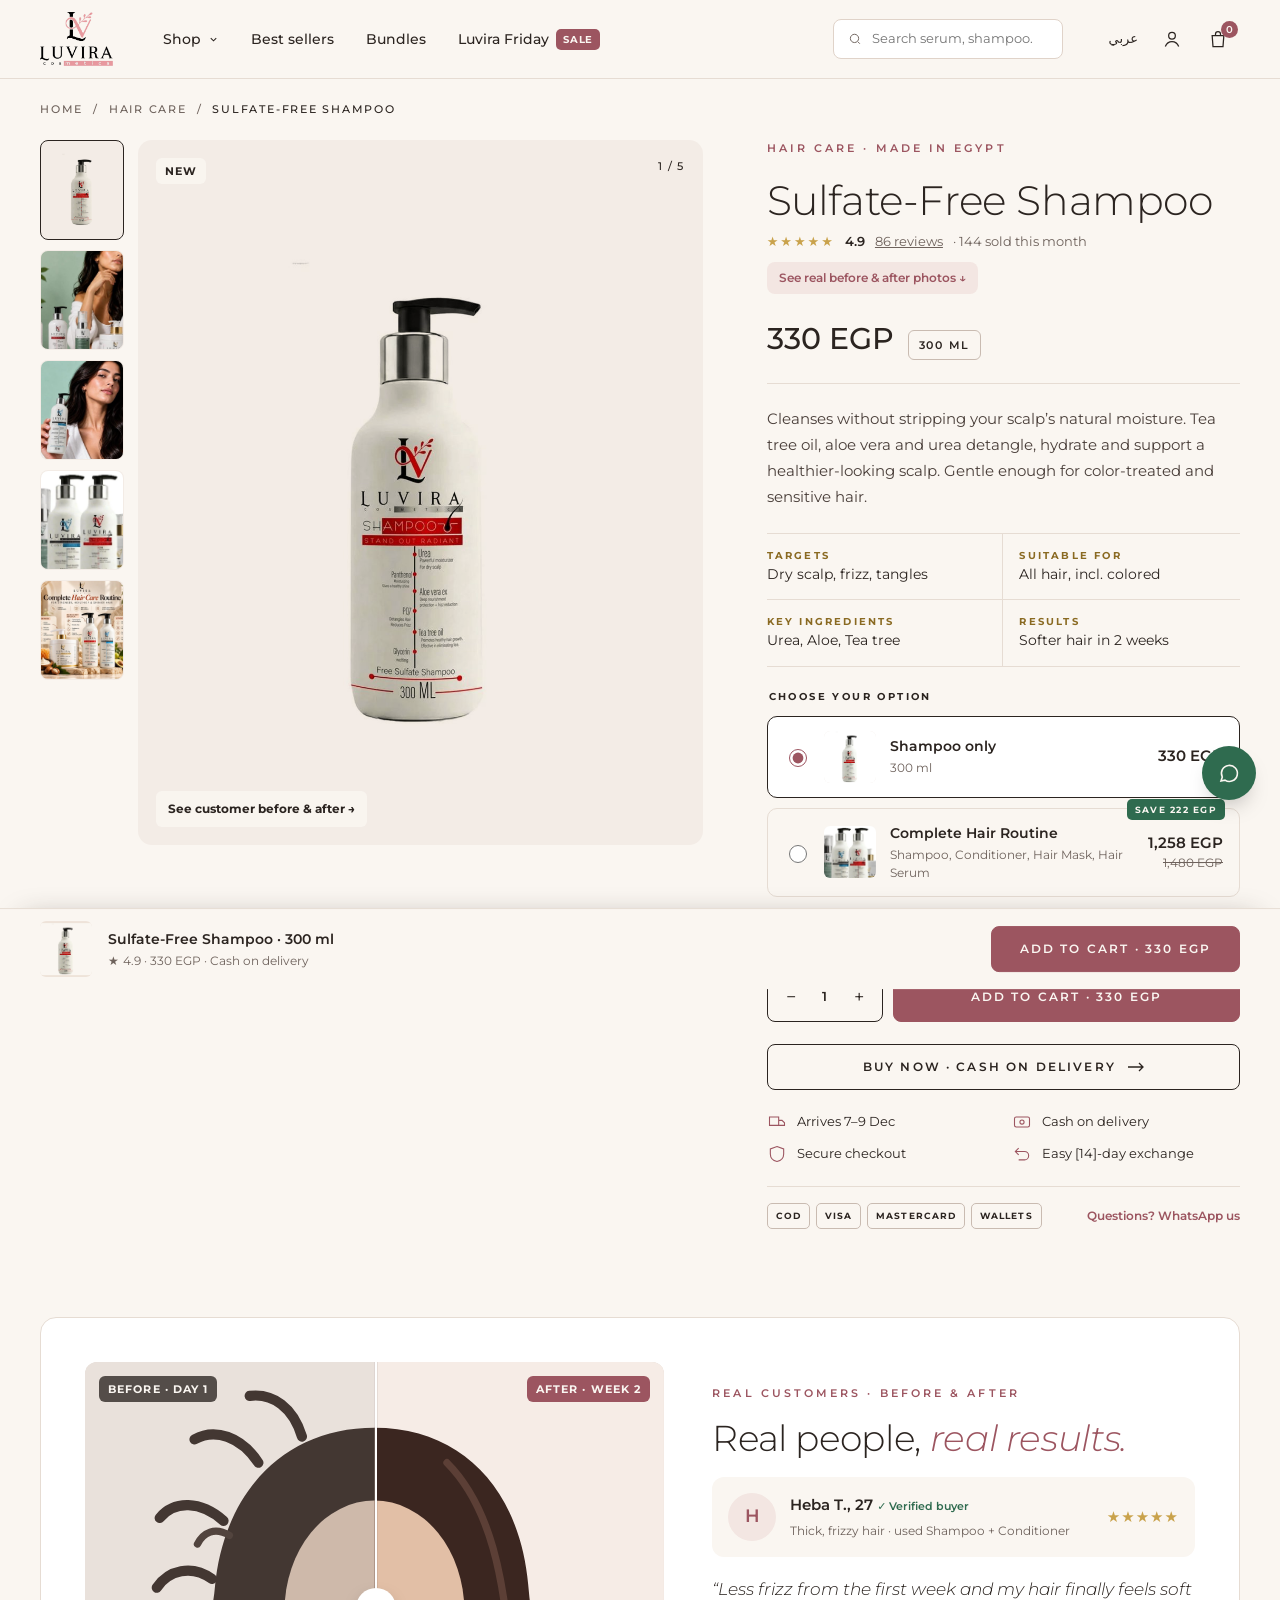
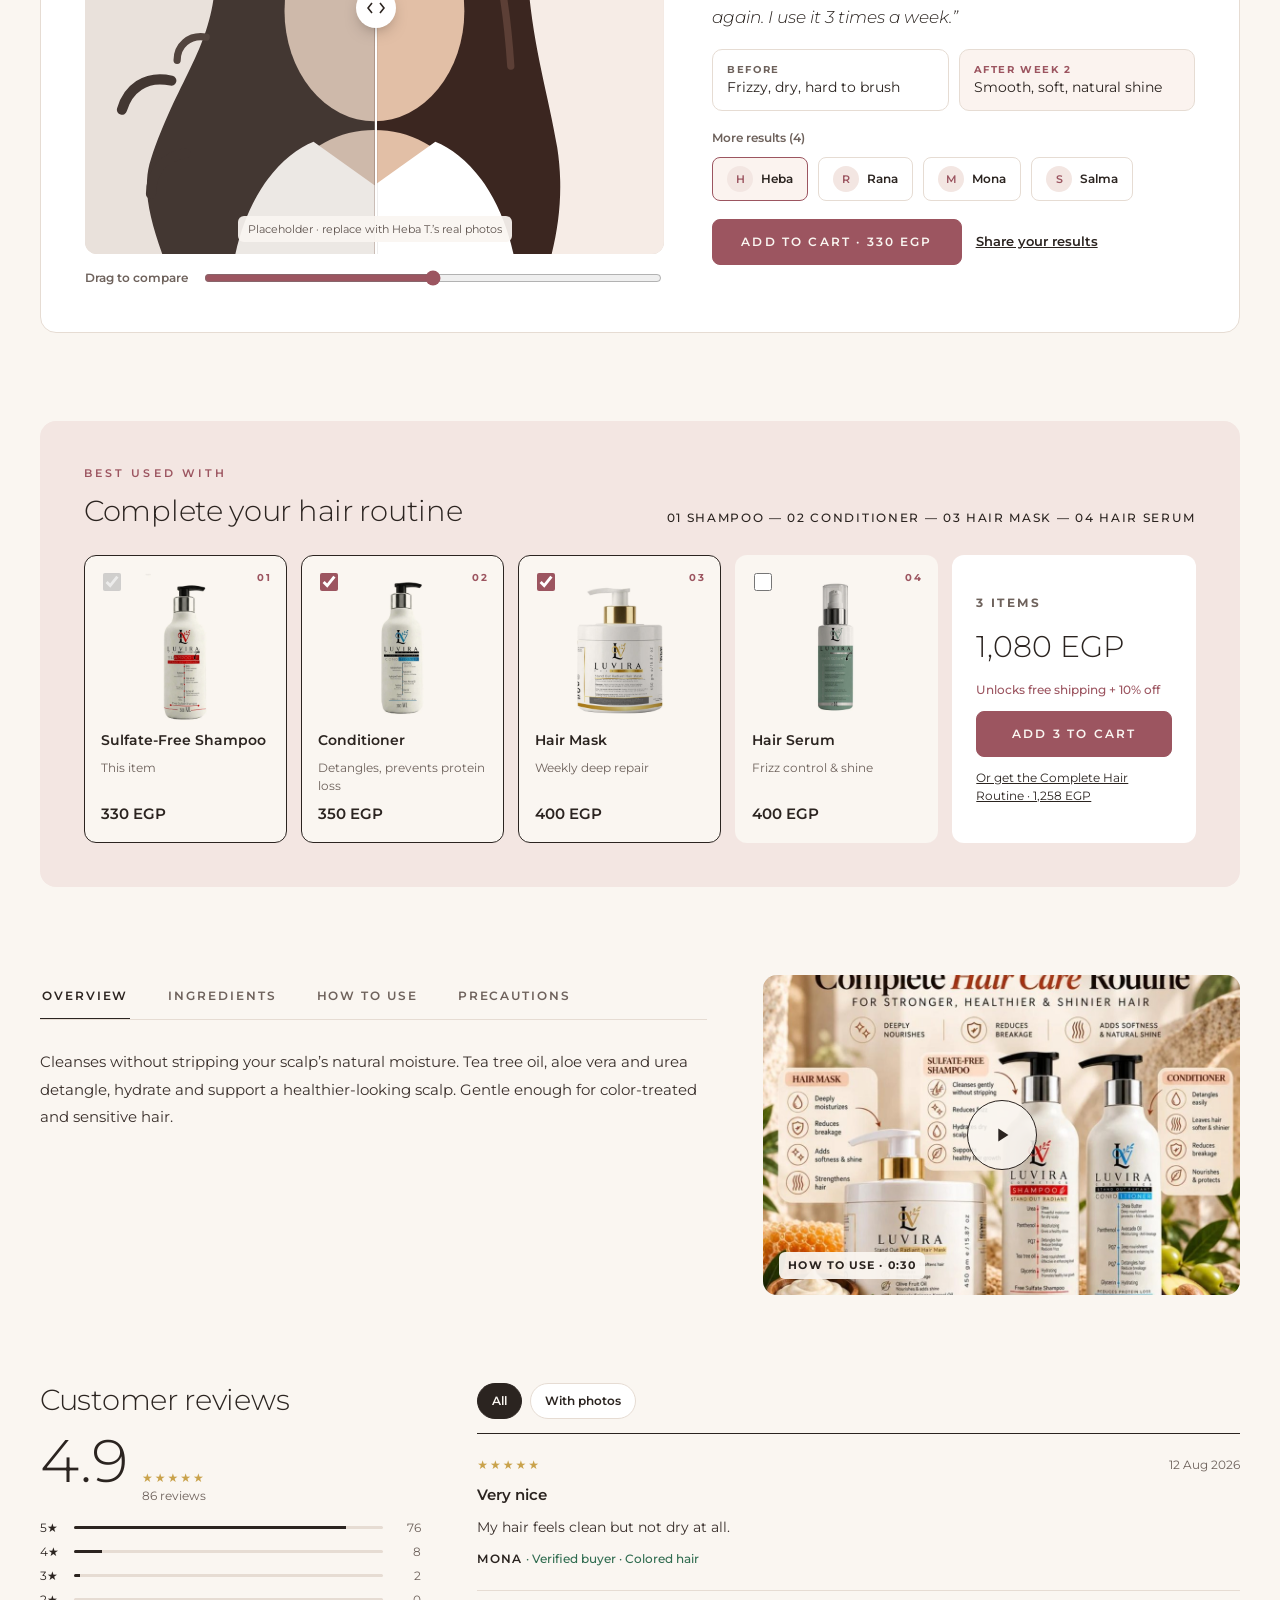
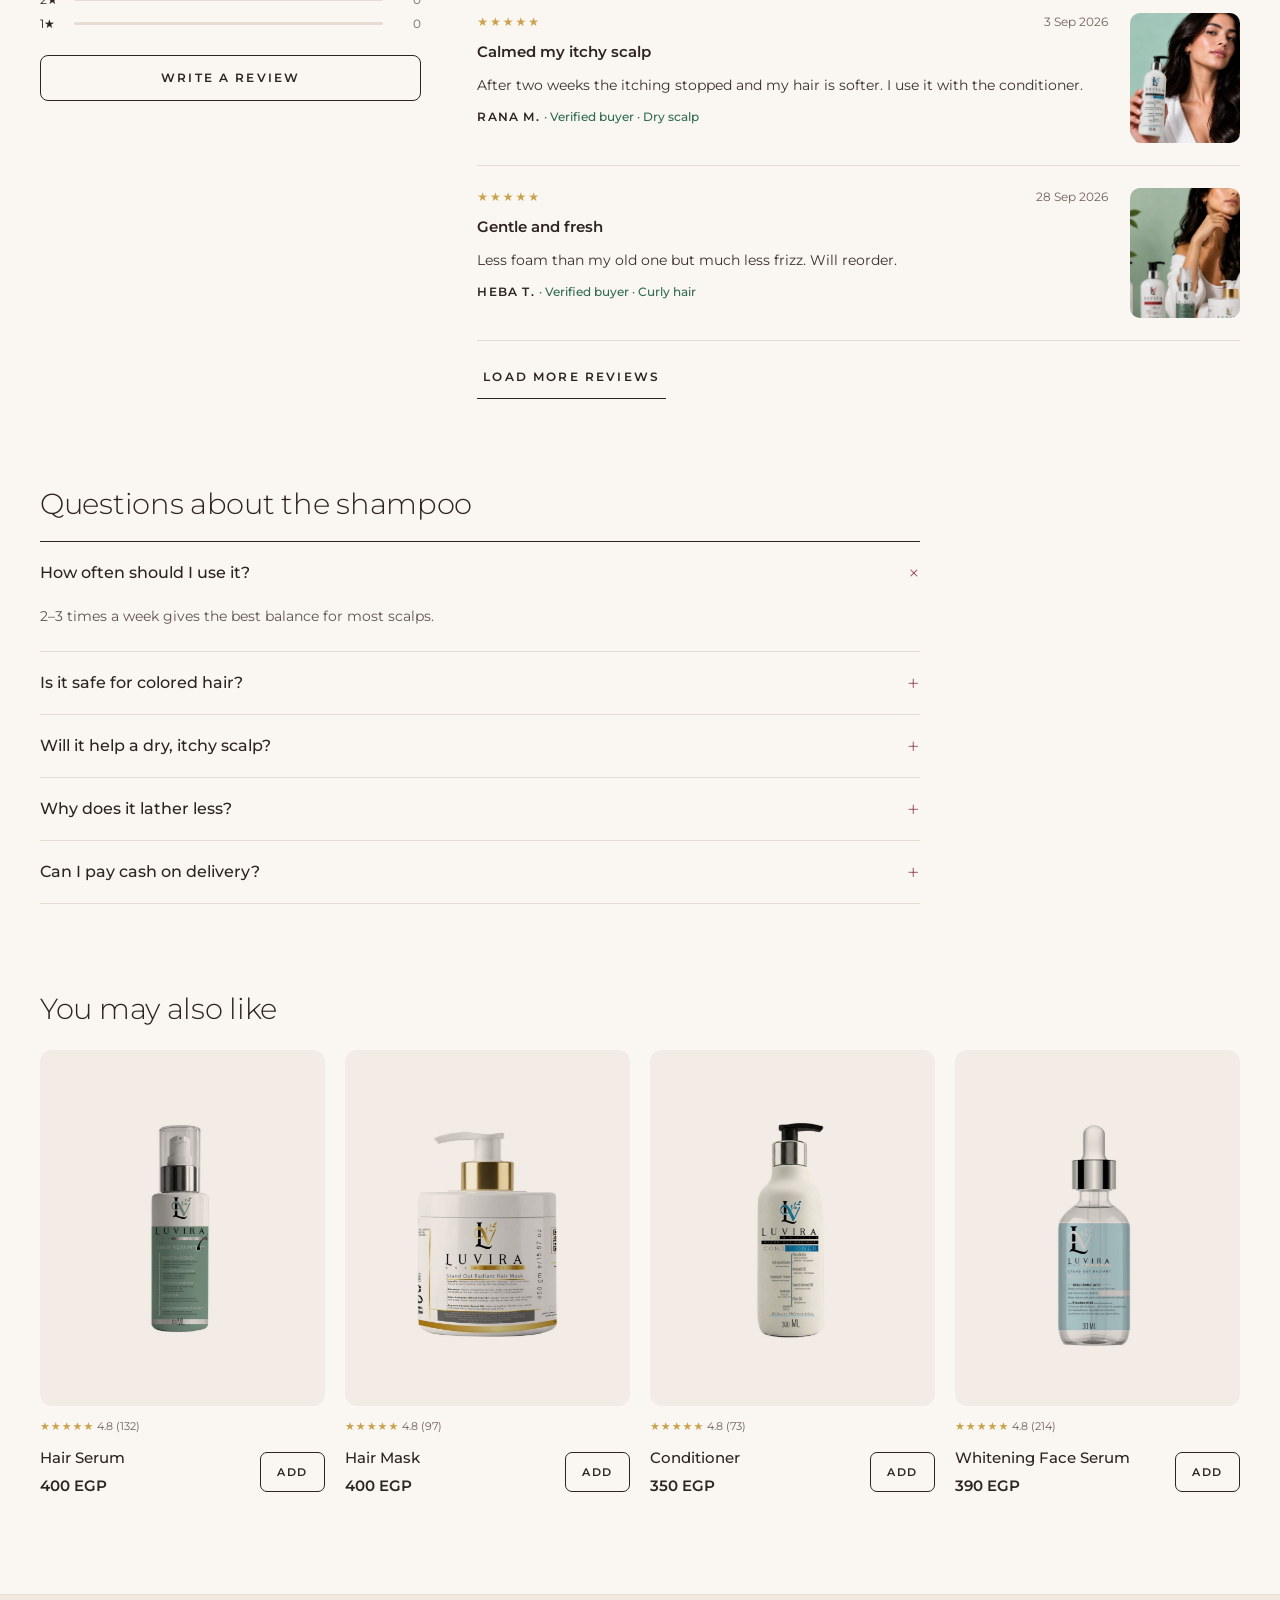
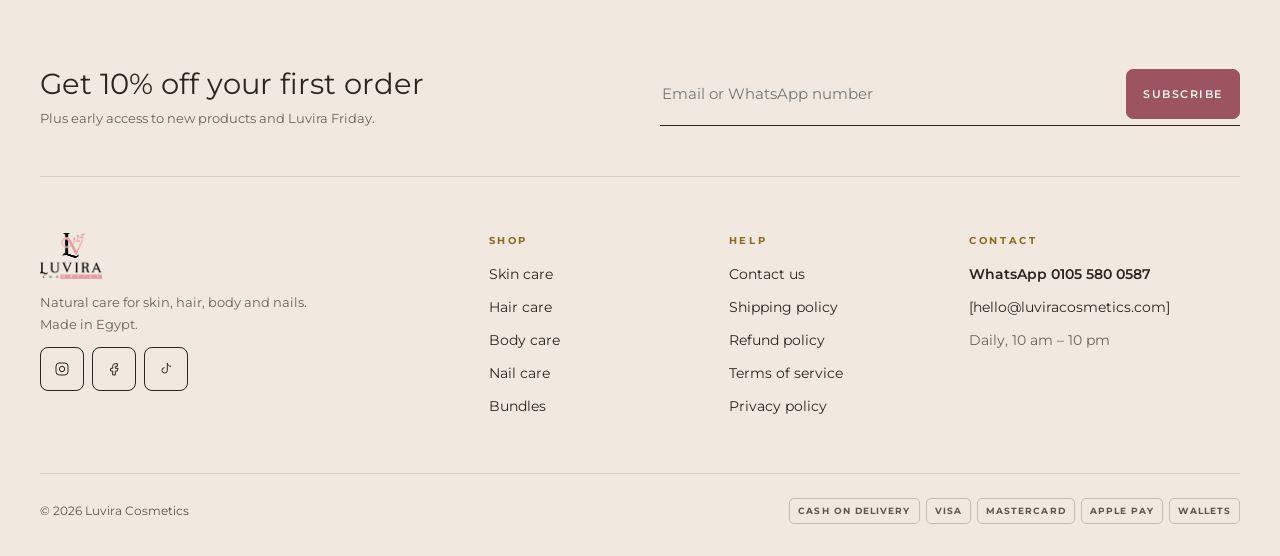
<file: product.html>
<!doctype html>
<html lang="en">
<head>
<meta charset="utf-8">
<meta name="viewport" content="width=device-width, initial-scale=1">
<title>Sulfate-Free Shampoo · Luvira Cosmetics</title>
<meta name="description" content="Gentle sulfate-free shampoo with tea tree oil, aloe vera and urea. Made in Egypt. Cash on delivery.">
<meta name="theme-color" content="#FAF6F1">
<link rel="icon" href="assets/img/logo.png">
<link rel="preconnect" href="https://fonts.googleapis.com">
<link rel="preconnect" href="https://fonts.gstatic.com" crossorigin>
<link href="https://fonts.googleapis.com/css2?family=Montserrat:ital,wght@0,200;0,300;0,400;0,500;0,600;0,700;1,200;1,300;1,400&display=swap" rel="stylesheet">
<link rel="stylesheet" href="assets/css/style.css">
</head>
<body class="has-bar">
<a class="skip-link" href="#main">Skip to content</a>

<header class="site-header">
  <div class="container header-inner">
    <div class="header-left only-mobile">
      <button class="icon-btn" data-open-drawer aria-label="Open menu" aria-controls="drawer"><svg width="22" height="22" viewBox="0 0 24 24" fill="none" stroke="currentColor" stroke-width="1.5" aria-hidden="true"><path d="M4 7h16M4 12h16M4 17h10"/></svg></button>
      <button class="icon-btn" data-open-drawer data-focus-search aria-label="Search"><svg width="19" height="19" viewBox="0 0 24 24" fill="none" stroke="currentColor" stroke-width="1.6" aria-hidden="true"><circle cx="11" cy="11" r="7"/><path d="m20 20-3.5-3.5"/></svg></button>
    </div>
    <a class="logo" href="index.html" aria-label="Luvira Cosmetics home"><img src="assets/img/logo.png" alt="Luvira Cosmetics" width="140" height="54"></a>
    <nav class="nav only-desktop" aria-label="Main">
      <button class="navlink" data-mega-toggle aria-expanded="false" aria-controls="mega">Shop <svg width="11" height="11" viewBox="0 0 24 24" fill="none" stroke="currentColor" stroke-width="2.2" aria-hidden="true"><path d="m6 9 6 6 6-6"/></svg></button>
      <a class="navlink" href="collection.html">Best sellers</a>
      <a class="navlink" href="collection.html?cat=bundles">Bundles</a>
      <a class="navlink" href="black-friday.html">Luvira Friday <span class="chip-sale">SALE</span></a>
    </nav>
    <form class="search only-desktop" role="search" data-search>
      <svg width="16" height="16" viewBox="0 0 24 24" fill="none" stroke="currentColor" stroke-width="1.6" aria-hidden="true"><circle cx="11" cy="11" r="7"/><path d="m20 20-3.5-3.5"/></svg>
      <label class="sr-only" for="q">Search products</label><input id="q" name="q" type="search" placeholder="Search serum, shampoo…">
    </form>
    <div class="header-actions">
      <button class="lang-btn only-desktop" lang="ar">عربي</button>
      <a class="icon-btn only-desktop" href="#" aria-label="Account"><svg width="20" height="20" viewBox="0 0 24 24" fill="none" stroke="currentColor" stroke-width="1.5" aria-hidden="true"><circle cx="12" cy="8" r="4"/><path d="M4 21c1.5-4 4.5-6 8-6s6.5 2 8 6"/></svg></a>
      <a class="icon-btn" href="cart.html" data-open-cart data-cart-label aria-label="Cart"><svg width="20" height="20" viewBox="0 0 24 24" fill="none" stroke="currentColor" stroke-width="1.5" aria-hidden="true"><path d="M5 8h14l-1 13H6L5 8z"/><path d="M9 8V6a3 3 0 0 1 6 0v2"/></svg><span class="cart-count" data-cart-count>0</span></a>
    </div>
  </div>
  <div class="mega" id="mega">
    <div class="mega__inner">
      <div class="mega__links">
        <span class="mega__label">Shop by concern</span>
        <a href="collection.html?concern=spots">Dark spots &amp; uneven tone</a>
        <a href="collection.html?concern=oily">Dull, oily skin</a>
        <a href="collection.html?concern=frizz">Dry, frizzy hair</a>
        <a href="collection.html?concern=nails">Weak nails</a>
        <a class="mega__all" href="collection.html">Shop all products →</a>
      </div>
      <a class="tile" href="collection.html?cat=skin"><img src="assets/img/model-cream.jpg" alt="" style="object-position:60% 30%"><span class="tile__label">Skin care <span>· 3</span></span></a>
      <a class="tile" href="collection.html?cat=hair"><img src="assets/img/model-conditioner.jpg" alt="" style="object-position:55% 30%"><span class="tile__label">Hair care <span>· 4</span></span></a>
      <a class="tile" href="collection.html?cat=body"><img src="assets/img/b-signature-glow.jpg" alt=""><span class="tile__label">Body care <span>· 2</span></span></a>
      <a class="tile" href="collection.html?cat=nails"><img src="assets/img/model-nail.jpg" alt="" style="object-position:40% 40%"><span class="tile__label">Nail care <span>· 1</span></span></a>
    </div>
  </div>
</header>

<div class="overlay" id="drawer-overlay" data-close-drawer></div>
<nav class="drawer" id="drawer" aria-label="Menu" aria-hidden="true">
  <div class="drawer__head"><img src="assets/img/logo.png" alt="Luvira Cosmetics"><button class="icon-btn" data-close-drawer aria-label="Close menu"><svg width="18" height="18" viewBox="0 0 24 24" fill="none" stroke="currentColor" stroke-width="1.6" aria-hidden="true"><path d="M6 6l12 12M18 6 6 18"/></svg></button></div>
  <form class="drawer__search" role="search" data-search><svg width="16" height="16" viewBox="0 0 24 24" fill="none" stroke="currentColor" stroke-width="1.6" aria-hidden="true"><circle cx="11" cy="11" r="7"/><path d="m20 20-3.5-3.5"/></svg><label class="sr-only" for="drawer-search">Search products</label><input id="drawer-search" type="search" placeholder="Search products"></form>
  <div class="drawer__tiles">
    <a class="tile" href="collection.html?cat=skin"><img src="assets/img/model-cream.jpg" alt="" style="object-position:60% 30%"><span class="tile__label">Skin care</span></a>
    <a class="tile" href="collection.html?cat=hair"><img src="assets/img/model-conditioner.jpg" alt="" style="object-position:55% 30%"><span class="tile__label">Hair care</span></a>
    <a class="tile" href="collection.html?cat=body"><img src="assets/img/b-signature-glow.jpg" alt=""><span class="tile__label">Body care</span></a>
    <a class="tile" href="collection.html?cat=nails"><img src="assets/img/model-nail.jpg" alt=""><span class="tile__label">Nail care</span></a>
  </div>
  <a class="drawer__link" href="collection.html" style="margin-top:6px">Best sellers</a>
  <a class="drawer__link" href="collection.html?cat=bundles">Bundles</a>
  <a class="drawer__link drawer__link--sale" href="black-friday.html">Luvira Friday <span class="chip-sale">SALE</span></a>
  <a class="drawer__link" href="cart.html">Cart</a>
  <div class="drawer__foot"><a href="https://wa.me/201055800587" style="color:var(--ink);font-weight:600">WhatsApp · 0105 580 0587</a><span class="muted"><button class="lang-btn" lang="ar" style="padding:0">عربي</button> · English</span></div>
</nav>

<main id="main">
<div class="container">
  <nav class="crumbs" aria-label="Breadcrumb" data-crumbs></nav>

  <section class="pdp">
    <div class="gallery" data-gallery></div>
    <div class="buybox" data-buybox></div>
  </section>

  <!-- Real customers: before & after -->
  <section class="section" id="results">
    <div class="results" data-results></div>
  </section>

  <!-- Best used with -->
  <section class="section" data-fbt-wrap>
    <div class="fbt">
      <div class="section-head"><div><span class="eyebrow">Best used with</span><h2 class="title-sm" data-fbt-title>Complete your routine</h2></div><span class="xs" style="font-weight:500;letter-spacing:.14em" data-fbt-steps></span></div>
      <div class="fbt__grid" data-fbt></div>
    </div>
  </section>

  <!-- Details -->
  <section class="section details">
    <div>
      <div class="tabs" role="tablist" aria-label="Product details" style="border-bottom:1px solid var(--line);gap:36px" data-dtabs>
        <button class="tab" role="tab" id="t-0" aria-controls="p-0" aria-selected="true">Overview</button>
        <button class="tab" role="tab" id="t-1" aria-controls="p-1" aria-selected="false">Ingredients</button>
        <button class="tab" role="tab" id="t-2" aria-controls="p-2" aria-selected="false">How to use</button>
        <button class="tab" role="tab" id="t-3" aria-controls="p-3" aria-selected="false">Precautions</button>
      </div>
      <div class="tabpanel" role="tabpanel" id="p-0" aria-labelledby="t-0" data-p-overview></div>
      <div class="tabpanel" role="tabpanel" id="p-1" aria-labelledby="t-1" hidden><div class="ingr-list" data-p-ingr></div></div>
      <div class="tabpanel" role="tabpanel" id="p-2" aria-labelledby="t-2" hidden><ol data-p-howto></ol></div>
      <div class="tabpanel" role="tabpanel" id="p-3" aria-labelledby="t-3" hidden><ul><li>For external use only. Avoid contact with eyes.</li><li>Store below 30°C in a dry place away from sunlight.</li><li>Keep out of reach of children.</li></ul></div>
    </div>
    <div class="video-card" data-video><img src="assets/img/b-hair-routine.jpg" alt="" loading="lazy"><button class="play" aria-label="Play: how to use"><svg width="22" height="22" viewBox="0 0 24 24" fill="currentColor" aria-hidden="true"><path d="M8 5v14l11-7z"/></svg></button><span class="pill pill--light">How to use · 0:30</span></div>
  </section>

  <!-- Reviews -->
  <section class="section reviews-pdp" id="reviews">
    <div class="stack gap-14">
      <h2 class="title-sm">Customer reviews</h2>
      <div class="row gap-14" style="align-items:baseline"><span class="big-score" style="font-size:60px" data-score></span><span class="xs muted"><span class="stars" style="letter-spacing:2px">★★★★★</span><br><span data-count></span></span></div>
      <div class="bars" data-bars></div>
      <button class="btn btn--ghost" style="margin-top:8px">Write a review</button>
    </div>
    <div>
      <div class="chips" data-rchips>
        <button class="chip" aria-pressed="true" data-rf="all">All</button>
        <button class="chip" aria-pressed="false" data-rf="photo">With photos</button>
      </div>
      <div class="review-list" data-reviews></div>
      <button class="link-u" style="background:none;border:0;margin-top:18px;min-height:40px">Load more reviews</button>
    </div>
  </section>

  <!-- FAQ -->
  <section class="section" style="max-width:880px">
    <h2 class="title-sm" style="margin-bottom:20px" data-faq-title>Questions</h2>
    <div data-faq></div>
  </section>

  <!-- Also like -->
  <section class="section" style="padding-bottom:96px">
    <h2 class="title-sm" style="margin-bottom:24px">You may also like</h2>
    <div class="grid-4 rail-m rail-m--sm" data-also></div>
  </section>
</div>

<div class="sticky-bar" data-sticky>
  <div class="container sticky-bar__inner">
    <img src="" alt="" data-s-img>
    <span class="sticky-bar__txt"><strong data-s-name></strong><span data-s-meta></span></span>
    <button class="btn" data-s-add data-mode="drawer">Add to cart</button>
  </div>
</div>
</main>
<footer class="footer">
  <div class="footer__inner">
    <div class="footer__news">
      <div><span class="title-sm">Get 10% off your first order</span><p class="small muted" style="margin-top:8px">Plus early access to new products and Luvira Friday.</p></div>
      <form data-newsletter><label class="sr-only" for="nl">Email or WhatsApp number</label><input id="nl" required placeholder="Email or WhatsApp number"><button class="btn btn--sm" type="submit">Subscribe</button></form>
    </div>
    <div class="footer__cols">
      <div class="col">
        <img src="assets/img/logo.png" alt="Luvira Cosmetics" style="height:46px;width:auto">
        <span class="small muted" style="max-width:280px;line-height:1.7">Natural care for skin, hair, body and nails. Made in Egypt.</span>
        <div class="socials">
          <a href="https://www.instagram.com/luvira.cosmetics/" aria-label="Instagram"><svg width="16" height="16" viewBox="0 0 24 24" fill="none" stroke="currentColor" stroke-width="1.5" aria-hidden="true"><rect x="3" y="3" width="18" height="18" rx="5"/><circle cx="12" cy="12" r="4"/></svg></a>
          <a href="https://www.facebook.com/profile.php?id=61581684222123" aria-label="Facebook"><svg width="16" height="16" viewBox="0 0 24 24" fill="none" stroke="currentColor" stroke-width="1.5" aria-hidden="true"><path d="M14 8h3V4h-3a4 4 0 0 0-4 4v3H7v4h3v6h4v-6h3l1-4h-4V8z"/></svg></a>
          <a href="https://www.tiktok.com/@luvira_cosmetics" aria-label="TikTok"><svg width="16" height="16" viewBox="0 0 24 24" fill="none" stroke="currentColor" stroke-width="1.5" aria-hidden="true"><path d="M14 3v11a4 4 0 1 1-4-4"/><path d="M14 3c.5 3 2.5 5 5.5 5"/></svg></a>
        </div>
      </div>
      <nav aria-label="Shop"><span class="footer__label">Shop</span><a href="collection.html?cat=skin">Skin care</a><a href="collection.html?cat=hair">Hair care</a><a href="collection.html?cat=body">Body care</a><a href="collection.html?cat=nails">Nail care</a><a href="collection.html?cat=bundles">Bundles</a></nav>
      <nav aria-label="Help"><span class="footer__label">Help</span><a href="#">Contact us</a><a href="#">Shipping policy</a><a href="#">Refund policy</a><a href="#">Terms of service</a><a href="#">Privacy policy</a></nav>
      <div class="col"><span class="footer__label">Contact</span><a href="https://wa.me/201055800587" style="font-weight:600">WhatsApp 0105 580 0587</a><span>[hello@luviracosmetics.com]</span><span class="muted">Daily, 10 am – 10 pm</span></div>
    </div>
    <div class="footer__bottom"><span>© 2026 Luvira Cosmetics</span><div class="paybadges"><span>CASH ON DELIVERY</span><span>VISA</span><span>MASTERCARD</span><span>APPLE PAY</span><span>WALLETS</span></div></div>
  </div>
</footer>
<a class="wa-float" href="https://wa.me/201055800587" aria-label="Chat on WhatsApp"><svg width="24" height="24" viewBox="0 0 24 24" fill="none" stroke="currentColor" stroke-width="1.6" aria-hidden="true"><path d="M4 20l1.3-3.9A8 8 0 1 1 8 19.1L4 20z"/></svg></a>

<script src="assets/js/data.js"></script>
<script src="assets/js/main.js"></script>
<script src="assets/js/product.js"></script>

</body>
</html>
</file>
<file: assets/css/style.css>
/* =========================================================
   Luvira Cosmetics · storefront styles
   Font: Montserrat · Colors from luviracosmetics.com
   ========================================================= */
:root {
  --cream: #FAF6F1;
  --white: #FFFFFF;
  --ink: #2B2420;
  --ink-2: #4A3F3A;
  --muted: #6E625C;
  --muted-2: #5E534E;
  --line: #E6DCD3;
  --line-2: #DCCFC4;
  --rose: #9C5560;
  --rose-dark: #7E4049;
  --rose-light: #B76E79;
  --blush: #F3E6E2;
  --blush-2: #FBF3EF;
  --sand: #F1E9DF;
  --tile: #F3ECE6;
  --gold: #C9A24B;
  --gold-ink: #8A6A22;
  --green: #2F6B4F;
  --green-bg: #E6F0EA;
  --radius: 8px;
  --radius-lg: 14px;
  --container: 1320px;
  --gutter: 40px;
  --header-h: 78px;
  --font: 'Montserrat', system-ui, -apple-system, 'Segoe UI', sans-serif;
}

*, *::before, *::after { box-sizing: border-box; }
html { overflow-x: clip; -webkit-text-size-adjust: 100%; scroll-behavior: smooth; scroll-padding-top: 140px; }
body { margin: 0; background: var(--cream); color: var(--ink); font-family: var(--font); font-size: 15px; line-height: 1.5; -webkit-font-smoothing: antialiased; overflow-x: hidden; }
body.no-scroll { overflow: hidden; }
img { max-width: 100%; display: block; }
a { color: var(--rose); text-decoration: none; }
a:hover { color: var(--rose-dark); }
button, input, select, textarea { font: inherit; color: inherit; }
button { cursor: pointer; }
h1, h2, h3, h4 { margin: 0; font-weight: 300; letter-spacing: -.01em; }
p { margin: 0; }
em { font-style: italic; }
[hidden] { display: none !important; }
.sr-only { position: absolute !important; width: 1px; height: 1px; padding: 0; margin: -1px; overflow: hidden; clip: rect(0, 0, 0, 0); white-space: nowrap; border: 0; }
.skip-link { position: absolute; left: 16px; top: -60px; z-index: 100; background: var(--ink); color: var(--cream); padding: 10px 14px; border-radius: var(--radius); }
.skip-link:focus { top: 12px; color: var(--cream); }
:focus-visible { outline: 2px solid var(--rose); outline-offset: 2px; }
.multiply { mix-blend-mode: multiply; }

/* ---------- Layout ---------- */
.container { max-width: var(--container); margin: 0 auto; padding: 0 var(--gutter); }
.section { padding-top: 88px; }
.section--tight { padding-top: 64px; }
.section--pad { padding: 88px 0; }
.bg-blush { background: var(--blush); }
.bg-white { background: var(--white); }
.bg-sand { background: var(--sand); }
.section-head { display: flex; justify-content: space-between; align-items: flex-end; gap: 20px; flex-wrap: wrap; margin-bottom: 28px; }
.eyebrow { display: block; font-size: 11px; font-weight: 600; letter-spacing: .28em; text-transform: uppercase; color: var(--rose); }
.eyebrow--gold { color: var(--gold-ink); }
.title-xl { font-size: clamp(40px, 5.2vw, 72px); line-height: 1.02; letter-spacing: -.02em; }
.title-lg { font-size: clamp(30px, 3.4vw, 46px); line-height: 1.08; }
.title-md { font-size: clamp(26px, 2.8vw, 40px); line-height: 1.1; }
.title-sm { font-size: clamp(22px, 2.3vw, 34px); line-height: 1.15; }
.eyebrow + .title-xl, .eyebrow + .title-lg, .eyebrow + .title-md, .eyebrow + .title-sm { margin-top: 12px; }
.accent { color: var(--rose); }
.lead { font-size: 16px; line-height: 1.75; color: var(--muted-2); }
.muted { color: var(--muted); }
.small { font-size: 13px; }
.xs { font-size: 12px; }
.stack { display: flex; flex-direction: column; }
.gap-6 { gap: 6px; } .gap-10 { gap: 10px; } .gap-14 { gap: 14px; } .gap-18 { gap: 18px; } .gap-22 { gap: 22px; }
.row { display: flex; align-items: center; }
.wrap { flex-wrap: wrap; }
.between { justify-content: space-between; }
.grid-2 { display: grid; grid-template-columns: repeat(2, minmax(0, 1fr)); gap: 20px; }
.grid-3 { display: grid; grid-template-columns: repeat(3, minmax(0, 1fr)); gap: 20px; }
.grid-4 { display: grid; grid-template-columns: repeat(4, minmax(0, 1fr)); gap: 20px; }
.grid-5 { display: grid; grid-template-columns: repeat(5, minmax(0, 1fr)); gap: 18px; }
.stars { color: var(--gold); letter-spacing: 1px; }
.price { font-weight: 600; }
.was { color: var(--muted); font-weight: 400; }
.save { font-size: 11px; font-weight: 700; letter-spacing: .12em; color: var(--green); text-transform: uppercase; }
.pill { display: inline-flex; align-items: center; gap: 6px; border-radius: 6px; padding: 5px 9px; font-size: 11px; font-weight: 700; letter-spacing: .1em; text-transform: uppercase; }
.pill--rose { background: var(--rose); color: var(--cream); }
.pill--blush { background: var(--blush); color: var(--rose); }
.pill--light { background: rgba(250, 246, 241, .94); color: var(--ink); }
.pill--green { background: var(--green-bg); color: var(--green); letter-spacing: 0; text-transform: none; font-weight: 600; }
.pill--dark { background: rgba(43, 36, 32, .78); color: var(--cream); }

/* ---------- Buttons ---------- */
.btn { position: relative; display: inline-flex; align-items: center; justify-content: center; gap: 12px; min-height: 46px; padding: 0 28px; background: var(--rose); color: var(--cream); border: 1px solid var(--rose); border-radius: var(--radius); font-family: var(--font); font-size: 12px; font-weight: 600; letter-spacing: .18em; text-transform: uppercase; cursor: pointer; overflow: hidden; isolation: isolate; text-decoration: none; white-space: nowrap; transition: color .3s, border-color .3s; }
.btn::before { content: ""; position: absolute; inset: 0; background: var(--ink); transform: scaleX(0); transform-origin: right center; transition: transform .5s cubic-bezier(.7, 0, .2, 1); z-index: -1; }
.btn:hover { color: var(--cream); border-color: var(--ink); }
.btn:hover::before { transform: scaleX(1); transform-origin: left center; }
.btn .arw { transition: transform .35s ease; flex-shrink: 0; }
.btn:hover .arw { transform: translateX(6px); }
.btn--ghost { background: transparent; color: var(--ink); border-color: var(--ink); }
.btn--ghost:hover { color: var(--cream); }
.btn--light { background: var(--cream); color: var(--ink); border-color: var(--cream); }
.btn--green { background: var(--green); border-color: var(--green); }
.btn--green-ghost { background: transparent; color: var(--green); border-color: var(--green); }
.btn--green-ghost::before { background: var(--green); }
.btn--sm { min-height: 40px; padding: 0 16px; font-size: 11px; letter-spacing: .14em; gap: 8px; border-radius: 7px; }
.btn--block { width: 100%; }
.btn[disabled], .btn.is-disabled { opacity: .5; cursor: not-allowed; }
.btn[disabled]::before { display: none; }
.btn.is-done { background: var(--green); border-color: var(--green); }
.btn--ghost.is-done { background: transparent; color: var(--green); border-color: var(--green); }
.link-u { position: relative; font-size: 12px; font-weight: 600; letter-spacing: .18em; text-transform: uppercase; color: var(--ink); padding-bottom: 5px; }
.link-u::after { content: ""; position: absolute; left: 0; right: 0; bottom: 0; height: 1px; background: currentColor; transform-origin: left; transition: transform .4s ease; }
.link-u:hover { color: var(--ink); }
.link-u:hover::after { transform: scaleX(.35); }
.icon-btn { width: 44px; height: 44px; border: 0; background: none; color: var(--ink); display: inline-flex; align-items: center; justify-content: center; border-radius: var(--radius); position: relative; }
.icon-btn:hover { background: var(--blush); color: var(--ink); }

/* ---------- Announcement ---------- */
.announce { background: var(--rose); color: var(--cream); min-height: 38px; display: flex; align-items: center; justify-content: center; gap: 14px; font-size: 11px; font-weight: 500; letter-spacing: .16em; text-transform: uppercase; padding: 0 8px; text-align: center; }
.announce button { width: 32px; height: 32px; border: 0; background: none; color: var(--cream); display: inline-flex; align-items: center; justify-content: center; flex-shrink: 0; }
.announce__msg { min-width: min(440px, 70vw); animation: fadeUp .5s ease both; }
.announce--sale { min-height: 42px; gap: 16px; font-size: 12px; letter-spacing: .02em; text-transform: none; }
.announce--sale strong { font-weight: 700; }
.announce__clock { background: rgba(250, 246, 241, .16); border-radius: 6px; padding: 4px 10px; font-variant-numeric: tabular-nums; font-weight: 600; }

/* ---------- Header ---------- */
.site-header { position: sticky; top: 0; z-index: 40; background: var(--cream); border-bottom: 1px solid var(--line); }
.header-inner { height: var(--header-h); display: flex; align-items: center; gap: 36px; }
.logo { display: flex; align-items: center; flex-shrink: 0; }
.logo img { height: 54px; width: auto; }
.nav { display: flex; align-items: center; gap: 4px; flex: 1; }
.navlink { display: inline-flex; align-items: center; gap: 7px; height: 40px; padding: 0 14px; border-radius: var(--radius); background: none; border: 0; font-size: 14px; font-weight: 500; color: var(--ink); text-decoration: none; }
.navlink:hover, .navlink[aria-expanded="true"], .navlink.is-active { background: var(--blush); color: var(--ink); }
.navlink svg { transition: transform .25s; }
.navlink[aria-expanded="true"] svg { transform: rotate(180deg); }
.chip-sale { background: var(--rose); color: var(--cream); font-size: 10px; font-weight: 700; letter-spacing: .08em; padding: 3px 7px; border-radius: 5px; }
.search { display: flex; align-items: center; gap: 8px; width: 230px; height: 40px; padding: 0 14px; border: 1px solid #E0D3C9; border-radius: var(--radius); background: var(--white); color: var(--muted); }
.search input { border: 0; outline: none; background: transparent; font-size: 13px; color: var(--ink); width: 100%; min-width: 0; }
.header-actions { display: flex; align-items: center; gap: 2px; }
.lang-btn { background: none; border: 0; font-size: 13px; color: var(--ink); min-height: 44px; padding: 0 10px; border-radius: var(--radius); }
.lang-btn:hover { background: var(--blush); }
.cart-count { position: absolute; top: 4px; right: 2px; background: var(--rose); color: var(--cream); font-size: 10px; font-weight: 600; min-width: 17px; height: 17px; padding: 0 4px; border-radius: 9px; display: flex; align-items: center; justify-content: center; }
.cart-count.bump { animation: bump .4s ease; }
.only-mobile { display: none !important; }

/* Mega menu */
.mega { position: absolute; left: 0; right: 0; top: 100%; background: var(--white); border-bottom: 1px solid var(--line); box-shadow: 0 30px 40px -32px rgba(43, 36, 32, .35); opacity: 0; visibility: hidden; transform: translateY(-6px); transition: opacity .25s, transform .25s, visibility .25s; }
.mega.is-open { opacity: 1; visibility: visible; transform: none; }
.mega__inner { padding: 28px var(--gutter) 32px; display: grid; grid-template-columns: 220px repeat(4, minmax(0, 1fr)); gap: 20px; max-width: var(--container); margin: 0 auto; }
.mega__links { display: flex; flex-direction: column; gap: 2px; }
.mega__links a { color: var(--ink); font-size: 14px; padding: 7px 0; }
.mega__links a:hover { color: var(--rose); }
.mega__links .mega__all { color: var(--rose); font-weight: 600; }
.mega__label { font-size: 11px; font-weight: 700; letter-spacing: .14em; color: var(--gold-ink); margin-bottom: 8px; text-transform: uppercase; }
.tile { position: relative; display: block; border-radius: 10px; overflow: hidden; color: var(--white); background: var(--tile); }
.tile img { width: 100%; height: 100%; object-fit: cover; transition: transform .6s ease; }
.tile:hover img { transform: scale(1.05); }
.tile:hover { color: var(--white); }
.tile__label { position: absolute; left: 0; right: 0; bottom: 0; padding: 40px 16px 14px; background: linear-gradient(transparent, rgba(43, 36, 32, .6)); font-size: 15px; font-weight: 600; }
.tile__label span { font-weight: 400; opacity: .85; }
.mega .tile { height: 230px; }

/* Mobile drawer */
.overlay { position: fixed; inset: 0; z-index: 60; background: rgba(43, 36, 32, .45); opacity: 0; visibility: hidden; transition: opacity .3s, visibility .3s; }
.overlay.is-open { opacity: 1; visibility: visible; }
.drawer { position: fixed; top: 0; bottom: 0; left: 0; z-index: 70; width: min(340px, 88vw); background: var(--cream); padding: 12px 18px 22px; display: flex; flex-direction: column; gap: 6px; overflow-y: auto; transform: translateX(-100%); visibility: hidden; transition: transform .35s cubic-bezier(.2, .7, .2, 1), visibility .35s; }
.drawer.is-open { transform: none; visibility: visible; }
.drawer__head { display: flex; justify-content: space-between; align-items: center; margin-bottom: 10px; }
.drawer__head img { height: 40px; width: auto; }
.drawer__tiles { display: grid; grid-template-columns: repeat(2, minmax(0, 1fr)); gap: 8px; }
.drawer__tiles .tile { height: 104px; }
.drawer__tiles .tile__label { padding: 30px 10px 8px; font-size: 13px; }
.drawer__link { color: var(--ink); font-size: 16px; font-weight: 500; padding: 14px 0; border-bottom: 1px solid var(--line); display: flex; align-items: center; gap: 8px; }
.drawer__link--sale { color: var(--rose); font-weight: 600; }
.drawer__foot { margin-top: auto; padding-top: 18px; display: flex; flex-direction: column; gap: 10px; font-size: 13px; }
.drawer__search { display: flex; align-items: center; gap: 8px; height: 44px; padding: 0 14px; border: 1px solid #E0D3C9; border-radius: var(--radius); background: var(--white); color: var(--muted); margin-bottom: 8px; }
.drawer__search input { border: 0; outline: none; background: transparent; width: 100%; font-size: 15px; color: var(--ink); }

/* ---------- Side cart ---------- */
.sidecart { position: fixed; top: 0; right: 0; bottom: 0; z-index: 80; width: min(480px, 100vw); background: var(--cream); display: flex; flex-direction: column; transform: translateX(100%); visibility: hidden; transition: transform .4s cubic-bezier(.2, .7, .2, 1), visibility .4s; box-shadow: -20px 0 40px -30px rgba(43, 36, 32, .5); }
.sidecart.is-open { transform: none; visibility: visible; }
.sidecart__head { padding: 20px 24px 16px; display: flex; justify-content: space-between; align-items: center; border-bottom: 1px solid var(--line); }
.sidecart__head h2 { font-size: 26px; }
.sidecart__head h2 span { font-size: 12px; font-weight: 600; letter-spacing: .16em; color: var(--muted); vertical-align: middle; }
.sidecart__close { width: 44px; height: 44px; border: 1px solid var(--ink); border-radius: var(--radius); background: none; display: flex; align-items: center; justify-content: center; color: var(--ink); }
.sidecart__body { flex: 1; overflow-y: auto; padding: 4px 24px 16px; }
.sidecart__foot { padding: 16px 24px 20px; background: var(--white); border-top: 1px solid var(--line); display: flex; flex-direction: column; gap: 8px; }
.progress { padding: 16px 24px; background: var(--blush); display: flex; flex-direction: column; gap: 10px; font-size: 13px; }
.progress__bar { position: relative; height: 6px; background: var(--line-2); border-radius: 3px; overflow: hidden; }
.progress__fill { height: 100%; background: var(--rose); border-radius: 3px; transition: width .5s ease, background .3s; }
.progress__fill.is-done { background: var(--green); }
.progress__legend { display: flex; justify-content: space-between; font-size: 10px; font-weight: 700; letter-spacing: .14em; color: var(--muted); text-transform: uppercase; }
.line { display: flex; gap: 14px; padding: 16px 0; border-bottom: 1px solid var(--line); }
.line__img { width: 80px; height: 96px; object-fit: contain; background: var(--tile); border-radius: var(--radius); flex-shrink: 0; }
.line__img--cover { object-fit: cover; }
.line__body { flex: 1; display: flex; flex-direction: column; gap: 4px; min-width: 0; }
.line__top { display: flex; justify-content: space-between; gap: 8px; font-size: 14px; }
.line__top a { color: var(--ink); font-weight: 500; }
.line__top strong { font-weight: 600; white-space: nowrap; }
.line__bottom { display: flex; justify-content: space-between; align-items: center; margin-top: auto; padding-top: 6px; }
.text-btn { background: none; border: 0; border-bottom: 1px solid var(--muted); padding: 0 0 2px; font-size: 10px; font-weight: 600; letter-spacing: .16em; text-transform: uppercase; color: var(--muted); min-height: 32px; }
.text-btn:hover { color: var(--rose); border-color: var(--rose); }
.qty { display: inline-flex; align-items: center; border: 1px solid var(--ink); border-radius: var(--radius); overflow: hidden; }
.qty button { width: 38px; height: 38px; border: 0; background: none; font-size: 16px; color: var(--ink); }
.qty button:hover { background: var(--blush); }
.qty span, .qty output { min-width: 22px; text-align: center; font-weight: 600; font-size: 13px; }
.qty--lg button { width: 46px; height: 48px; font-size: 18px; }
.upsell { margin-top: 16px; border: 1px solid var(--gold); border-radius: var(--radius-lg); padding: 14px; display: flex; gap: 12px; align-items: center; background: var(--white); }
.upsell img { width: 84px; height: 70px; object-fit: cover; border-radius: var(--radius); flex-shrink: 0; }
.mini-rail { display: flex; gap: 10px; overflow-x: auto; margin-top: 12px; padding-bottom: 4px; scrollbar-width: none; }
.mini-rail::-webkit-scrollbar { display: none; }
.mini { flex: 0 0 132px; display: flex; flex-direction: column; gap: 6px; font-size: 12px; }
.mini__img { height: 120px; background: var(--tile); border-radius: var(--radius); display: flex; align-items: center; justify-content: center; }
.mini__img img { height: 84%; width: auto; mix-blend-mode: multiply; }
.code { display: flex; gap: 8px; padding-bottom: 14px; }
.code input { flex: 1; min-width: 0; min-height: 44px; border: 1px solid var(--ink); border-radius: var(--radius); padding: 0 14px; font-size: 13px; background: transparent; }
details.disclose { margin-top: 18px; border-top: 1px solid var(--line); border-bottom: 1px solid var(--line); }
details.disclose summary { min-height: 50px; display: flex; align-items: center; justify-content: space-between; font-size: 11px; font-weight: 600; letter-spacing: .18em; text-transform: uppercase; cursor: pointer; list-style: none; }
details.disclose summary::-webkit-details-marker { display: none; }
details.disclose summary::after { content: "+"; font-size: 18px; color: var(--rose); font-weight: 300; }
details.disclose[open] summary::after { content: "−"; }
.sum-row { display: flex; justify-content: space-between; font-size: 13px; gap: 10px; }
.sum-row--green { color: var(--green); font-weight: 600; }
.sum-total { display: flex; justify-content: space-between; align-items: baseline; padding-top: 10px; border-top: 1px solid var(--ink); margin-top: 4px; }
.sum-total span:first-child { font-size: 11px; font-weight: 700; letter-spacing: .2em; }
.sum-total span:last-child { font-size: 24px; font-weight: 500; }
.empty-state { padding: 48px 0; text-align: center; display: flex; flex-direction: column; gap: 16px; align-items: center; }

/* ---------- Toast ---------- */
.toast { position: fixed; left: 50%; bottom: 28px; z-index: 90; transform: translate(-50%, 20px); background: var(--ink); color: var(--cream); padding: 8px 8px 8px 20px; border-radius: 10px; display: flex; align-items: center; gap: 16px; font-size: 13px; opacity: 0; visibility: hidden; transition: opacity .3s, transform .3s, visibility .3s; max-width: calc(100vw - 32px); }
.toast.is-on { opacity: 1; visibility: visible; transform: translate(-50%, 0); }
.toast strong { font-weight: 600; }
.has-bar .toast { bottom: 96px; }

/* ---------- WhatsApp float ---------- */
.wa-float { position: fixed; right: 24px; bottom: 24px; z-index: 30; width: 54px; height: 54px; border-radius: 50%; background: var(--green); color: var(--cream); display: flex; align-items: center; justify-content: center; box-shadow: 0 12px 24px -12px rgba(0, 0, 0, .4); }
.wa-float:hover { color: var(--cream); transform: translateY(-2px); }
.has-bar .wa-float { bottom: 100px; }

/* ---------- Hero (home) ---------- */
.hero { border-bottom: 1px solid var(--line); }
.hero__slides { position: relative; }
.hero__slide { display: none; grid-template-columns: minmax(0, 1fr) minmax(0, 1.05fr); gap: 56px; min-height: 600px; align-items: center; }
.hero__slide.is-active { display: grid; animation: fadeUp .6s ease both; }
.hero__copy { padding: 64px 0; display: flex; flex-direction: column; gap: 24px; }
.hero__media { position: relative; align-self: stretch; min-height: 560px; margin: 24px 0; border-radius: var(--radius-lg); overflow: hidden; background: var(--blush); }
.hero__media > img { position: absolute; inset: 0; width: 100%; height: 100%; object-fit: cover; }
.hero__chip { position: absolute; left: 20px; bottom: 20px; background: rgba(250, 246, 241, .95); padding: 10px 14px; border-radius: 10px; font-size: 12px; display: flex; align-items: center; gap: 12px; color: var(--ink); }
.hero__chip img { width: 44px; height: 44px; object-fit: contain; mix-blend-mode: multiply; }
.hero__meta { display: flex; gap: 28px; padding-top: 22px; border-top: 1px solid var(--line); font-size: 12px; color: var(--muted-2); flex-wrap: wrap; }
.hero__ctrl { display: flex; justify-content: space-between; align-items: center; padding: 18px 0; }
.dots { display: flex; gap: 6px; }
.dots button { width: 44px; height: 32px; background: none; border: 0; padding: 0; display: flex; align-items: center; }
.dots button span { display: block; width: 100%; height: 2px; background: #D6C9BF; transition: background .3s; }
.dots button[aria-current="true"] span { background: var(--ink); }
.arrows { display: flex; gap: 8px; }
.arrow { width: 44px; height: 44px; border: 1px solid var(--ink); border-radius: var(--radius); background: none; color: var(--ink); display: flex; align-items: center; justify-content: center; }
.arrow--dark { background: var(--ink); color: var(--cream); }
.countdown { display: flex; gap: 10px; }
.countdown div { width: 78px; background: var(--white); border: 1px solid var(--line); border-radius: 10px; padding: 12px 0; display: flex; flex-direction: column; align-items: center; gap: 4px; }
.countdown b { font-size: 28px; font-weight: 300; font-variant-numeric: tabular-nums; }
.countdown span { font-size: 9px; font-weight: 700; letter-spacing: .2em; color: var(--muted); }

/* ---------- Trust strip ---------- */
.trust { display: grid; grid-template-columns: repeat(4, minmax(0, 1fr)); border-top: 1px solid var(--line); border-bottom: 1px solid var(--line); }
.trust > div { display: flex; align-items: center; gap: 14px; padding: 22px 20px; border-right: 1px solid var(--line); }
.trust > div:last-child { border-right: 0; }
.trust strong { display: block; font-size: 13px; font-weight: 600; }
.trust span { font-size: 12px; color: var(--muted); }
.trust svg { flex-shrink: 0; }

/* ---------- Category cards ---------- */
.cat-card { display: flex; flex-direction: column; gap: 14px; color: var(--ink); }
.cat-card:hover { color: var(--ink); }
.cat-card__media { position: relative; aspect-ratio: 3 / 4; overflow: hidden; border-radius: 12px; background: var(--tile); }
.cat-card__media img { position: absolute; inset: 0; width: 100%; height: 100%; object-fit: cover; transition: transform .7s ease; }
.cat-card:hover img { transform: scale(1.05); }
.cat-card__media .pill { position: absolute; top: 14px; left: 14px; }
.cat-card__name { display: flex; justify-content: space-between; align-items: baseline; gap: 10px; }
.cat-card__name b { font-size: 18px; font-weight: 500; }
.concern-links { margin-top: 28px; display: flex; align-items: center; gap: 22px; flex-wrap: wrap; font-size: 13px; }
.concern-links a { color: var(--ink); border-bottom: 1px solid #C9BBB1; padding-bottom: 3px; }
.concern-links a:hover { color: var(--rose); border-color: var(--rose); }

/* ---------- Tabs ---------- */
.tabs { display: flex; gap: 28px; flex-wrap: wrap; }
.tab { min-height: 44px; background: none; border: 0; border-bottom: 1px solid transparent; padding: 0 2px; font-size: 12px; font-weight: 600; letter-spacing: .16em; text-transform: uppercase; color: var(--muted); }
.tab[aria-selected="true"] { color: var(--ink); border-bottom-color: var(--ink); }
.tab:hover { color: var(--ink); }
.tab small { font-weight: 400; color: var(--muted); letter-spacing: .05em; }
.seg { display: inline-flex; gap: 4px; background: var(--white); border: 1px solid var(--line); border-radius: 10px; padding: 4px; }
.seg button { min-height: 38px; padding: 0 16px; border: 0; border-radius: 7px; background: transparent; font-size: 12px; font-weight: 600; color: var(--ink); }
.seg button[aria-selected="true"] { background: var(--rose); color: var(--cream); }

/* ---------- Product card ---------- */
.pcard { display: flex; flex-direction: column; gap: 12px; min-width: 0; }
.pcard__media { position: relative; aspect-ratio: 4 / 5; background: var(--tile); overflow: hidden; border-radius: 12px; }
.pcard__media > a { position: absolute; inset: 0; display: flex; align-items: center; justify-content: center; }
.pcard__media img { width: 86%; height: 86%; object-fit: contain; mix-blend-mode: multiply; transition: transform .7s ease; }
.pcard:hover .pcard__media img { transform: scale(1.05); }
.pcard__media .pill { position: absolute; top: 12px; left: 12px; }
.pcard__add { position: absolute; left: 12px; right: 12px; bottom: 12px; }
.pcard__rating { font-size: 11px; color: var(--muted); }
.pcard__name { color: var(--ink); font-size: 15px; font-weight: 500; }
.pcard__name:hover { color: var(--rose); }
.pcard__sub { font-size: 12px; color: var(--muted); }
.pcard__price { font-size: 15px; font-weight: 600; }
.pcard--compact .pcard__foot { display: flex; justify-content: space-between; align-items: center; gap: 10px; }

/* ---------- Bundle card ---------- */
.bcard { background: var(--cream); display: flex; flex-direction: column; border-radius: var(--radius-lg); overflow: hidden; border: 1px solid transparent; }
.bcard--white { background: var(--white); border-color: var(--line); }
.bcard--featured { border-color: var(--gold); }
.bcard__media { position: relative; display: block; aspect-ratio: 4 / 3; overflow: hidden; background: var(--white); }
.bcard__media img { position: absolute; inset: 0; width: 100%; height: 100%; object-fit: cover; transition: transform .7s ease; }
.bcard:hover .bcard__media img { transform: scale(1.05); }
.bcard__media .pill { position: absolute; top: 14px; }
.bcard__media .pill:first-child { left: 14px; }
.bcard__media .pill--rose { right: 14px; }
.bcard__body { padding: 22px; display: flex; flex-direction: column; gap: 10px; flex: 1; }
.bcard__name { color: var(--ink); font-size: 20px; font-weight: 500; }
.bcard__name:hover { color: var(--rose); }
.bcard__contents { font-size: 13px; color: var(--muted); line-height: 1.6; }
.bcard__price { display: flex; align-items: baseline; gap: 12px; margin-top: auto; padding-top: 6px; }
.bcard__price .price { font-size: 22px; }

/* ---------- Featured ---------- */
.featured { display: grid; grid-template-columns: repeat(2, minmax(0, 1fr)); gap: 64px; align-items: center; }
.featured__gallery { display: grid; grid-template-columns: repeat(2, minmax(0, 1fr)); gap: 12px; }
.featured__main { grid-column: span 2; background: var(--white); border-radius: 12px; aspect-ratio: 16 / 11; display: flex; align-items: center; justify-content: center; position: relative; }
.featured__main img { height: 92%; width: auto; }
.featured__gallery .sq { aspect-ratio: 1; border-radius: 12px; overflow: hidden; }
.featured__gallery .sq img { width: 100%; height: 100%; object-fit: cover; }
.numbered { list-style: none; margin: 0; padding: 0; border-top: 1px solid var(--line); }
.numbered li { padding: 14px 0; border-bottom: 1px solid var(--line); display: flex; justify-content: space-between; font-size: 14px; }
.numbered li span:last-child { color: var(--rose); }
.dashed-link { font-size: 13px; color: var(--ink); border: 1px dashed #C9BBB1; border-radius: var(--radius); padding: 14px 16px; }
.dashed-link:hover { color: var(--ink); border-color: var(--rose); }

/* ---------- Before / after compare ---------- */
.ba { position: relative; aspect-ratio: 4 / 3.4; border-radius: 12px; overflow: hidden; background: #E7DDD6; user-select: none; touch-action: pan-y; --pos: 50%; }
.ba__img { position: absolute; inset: 0; width: 100%; height: 100%; object-fit: cover; }
.ba__after { clip-path: inset(0 0 0 var(--pos)); }
.ba__handle { position: absolute; top: 0; bottom: 0; left: var(--pos); width: 2px; background: var(--white); box-shadow: 0 0 0 1px rgba(43, 36, 32, .08); pointer-events: none; }
.ba__handle span { position: absolute; top: 50%; left: -19px; width: 40px; height: 40px; margin-top: -20px; border-radius: 50%; background: var(--white); box-shadow: 0 6px 16px -6px rgba(43, 36, 32, .5); display: flex; align-items: center; justify-content: center; color: var(--ink); }
.ba__tag { position: absolute; top: 14px; }
.ba__tag--l { left: 14px; }
.ba__tag--r { right: 14px; }
.ba__note { position: absolute; left: 50%; bottom: 12px; transform: translateX(-50%); background: rgba(250, 246, 241, .92); border-radius: 6px; padding: 5px 10px; font-size: 11px; color: var(--muted-2); white-space: nowrap; }
.ba__range { display: flex; align-items: center; gap: 14px; font-size: 12px; font-weight: 600; color: var(--muted); }
.ba__range input { flex: 1; accent-color: var(--rose); }
.results { background: var(--white); border: 1px solid var(--line); border-radius: 16px; padding: 44px; display: grid; grid-template-columns: 6fr 5fr; gap: 48px; align-items: center; }
.who { display: flex; align-items: center; gap: 14px; padding: 16px; background: var(--cream); border-radius: 12px; }
.avatar { width: 48px; height: 48px; border-radius: 50%; background: var(--blush); color: var(--rose); display: flex; align-items: center; justify-content: center; font-weight: 600; font-size: 18px; flex-shrink: 0; }
.verified { font-size: 11px; color: var(--green); font-weight: 600; }
.quote { margin: 0; font-size: 17px; line-height: 1.65; font-weight: 300; font-style: italic; }
.ba-notes { display: grid; grid-template-columns: repeat(2, minmax(0, 1fr)); gap: 10px; }
.ba-notes div { border: 1px solid var(--line); border-radius: 10px; padding: 12px 14px; font-size: 14px; }
.ba-notes div:last-child { background: var(--blush-2); }
.ba-notes b { display: block; font-size: 10px; font-weight: 700; letter-spacing: .16em; color: var(--muted); text-transform: uppercase; }
.ba-notes div:last-child b { color: var(--rose); }
.people { display: flex; gap: 10px; flex-wrap: wrap; }
.people button { min-height: 44px; padding: 0 14px; border-radius: var(--radius); border: 1.5px solid var(--line); background: var(--white); font-size: 12px; font-weight: 600; display: inline-flex; align-items: center; gap: 8px; }
.people button[aria-pressed="true"] { border-color: var(--rose); background: var(--blush-2); }
.people .mini-av { width: 26px; height: 26px; border-radius: 50%; background: var(--blush); color: var(--rose); display: flex; align-items: center; justify-content: center; font-size: 11px; }
.ba-mini { display: grid; grid-template-columns: repeat(2, minmax(0, 1fr)); gap: 4px; aspect-ratio: 4 / 3; }
.ba-mini > div { position: relative; overflow: hidden; border-radius: 8px; }
.ba-mini img { position: absolute; inset: 0; width: 100%; height: 100%; object-fit: cover; }
.ba-mini .pill { position: absolute; left: 10px; bottom: 10px; }

/* ---------- Reviews ---------- */
.review-grid { display: grid; grid-template-columns: repeat(2, minmax(0, 1fr)); gap: 28px 32px; }
.review { margin: 0; display: flex; flex-direction: column; gap: 10px; }
.review blockquote { margin: 0; font-size: 15px; line-height: 1.7; font-style: italic; font-weight: 300; }
.review figcaption { font-size: 11px; font-weight: 600; letter-spacing: .12em; text-transform: uppercase; }
.review figcaption span { color: var(--green); font-weight: 500; letter-spacing: .04em; text-transform: none; }
.big-score { font-size: 64px; font-weight: 300; line-height: 1; }
.results-home { display: grid; grid-template-columns: 5fr 7fr; gap: 56px; }
.results-home--ingr { grid-template-columns: 4fr 8fr; }
.results-home--75 { grid-template-columns: 7fr 5fr; }
.has-tierbar { padding-bottom: 84px; }
.has-tierbar .wa-float { bottom: 100px; }
.coll-grid--bundles { grid-template-columns: repeat(3, minmax(0, 1fr)); }

/* ---------- Ingredients ---------- */
.ingr { display: grid; grid-template-columns: repeat(2, minmax(0, 1fr)); border-top: 1px solid var(--ink); }
.ingr > div { padding: 26px 24px 26px 0; border-bottom: 1px solid var(--line); display: flex; gap: 18px; }
.ingr .n { font-size: 12px; font-weight: 600; color: var(--rose); }
.ingr b { display: block; font-size: 20px; font-weight: 500; margin-bottom: 8px; }
.ingr p { font-size: 14px; line-height: 1.65; color: var(--muted-2); }
.ingr small { display: block; margin-top: 8px; font-size: 11px; font-weight: 600; letter-spacing: .14em; color: var(--gold-ink); }

/* ---------- Video rail ---------- */
.video { margin: 0; display: flex; flex-direction: column; gap: 10px; }
.video__media { position: relative; aspect-ratio: 9 / 14; overflow: hidden; display: flex; align-items: center; justify-content: center; border-radius: 12px; }
.video__media img { width: 100%; height: 100%; object-fit: cover; }
.video__media .contain { object-fit: contain; width: 80%; height: auto; mix-blend-mode: multiply; }
.play { position: absolute; width: 56px; height: 56px; border-radius: 50%; border: 1px solid var(--cream); background: rgba(43, 36, 32, .35); color: var(--cream); display: flex; align-items: center; justify-content: center; }
.video__media .pill { position: absolute; top: 12px; left: 12px; }
.video figcaption { display: flex; justify-content: space-between; font-size: 12px; }

/* ---------- About ---------- */
.about { display: grid; grid-template-columns: repeat(2, minmax(0, 1fr)); background: var(--white); border: 1px solid var(--line); border-radius: var(--radius-lg); overflow: hidden; }
.about__media { position: relative; min-height: 460px; }
.about__media img { position: absolute; inset: 0; width: 100%; height: 100%; object-fit: cover; }
.about__copy { padding: 64px; display: flex; flex-direction: column; justify-content: center; gap: 22px; }
.ticks { display: grid; grid-template-columns: repeat(2, minmax(0, 1fr)); border-top: 1px solid var(--line); }
.ticks span { padding: 14px 0; border-bottom: 1px solid var(--line); font-size: 13px; font-weight: 500; }

/* ---------- FAQ accordion ---------- */
.faq { border-top: 1px solid var(--ink); }
.faq__item { border-bottom: 1px solid var(--line); }
.faq__q { width: 100%; min-height: 62px; background: none; border: 0; padding: 0; display: flex; justify-content: space-between; align-items: center; gap: 16px; font-size: 16px; font-weight: 500; color: var(--ink); text-align: left; }
.faq__q span { font-size: 22px; font-weight: 300; color: var(--rose); flex-shrink: 0; transition: transform .25s; }
.faq__q[aria-expanded="true"] span { transform: rotate(45deg); }
.faq__a { display: grid; grid-template-rows: 0fr; transition: grid-template-rows .3s ease; }
.faq__a > div { overflow: hidden; }
.faq__a p { padding: 0 0 22px; font-size: 14px; line-height: 1.8; color: var(--muted-2); max-width: 720px; }
.faq__q[aria-expanded="true"] + .faq__a { grid-template-rows: 1fr; }

/* ---------- Footer ---------- */
.footer { background: var(--sand); border-top: 1px solid var(--line); }
.footer__inner { padding: 72px var(--gutter) 32px; display: flex; flex-direction: column; gap: 56px; max-width: var(--container); margin: 0 auto; }
.footer__news { display: grid; grid-template-columns: 1fr 1fr; gap: 40px; align-items: center; padding-bottom: 48px; border-bottom: 1px solid var(--line-2); }
.footer__news form { display: flex; gap: 10px; border-bottom: 1px solid var(--ink); padding-bottom: 6px; }
.footer__news input { flex: 1; min-width: 0; min-height: 50px; border: 0; background: transparent; font-size: 15px; outline: none; }
.footer__cols { display: grid; grid-template-columns: 2fr 1fr 1fr 1.3fr; gap: 32px; }
.footer__cols nav, .footer__cols .col { display: flex; flex-direction: column; gap: 12px; font-size: 14px; }
.footer__cols a { color: var(--ink); }
.footer__cols a:hover { color: var(--rose); }
.footer__cols img { align-self: flex-start; }
.footer__label { font-size: 10px; font-weight: 700; letter-spacing: .26em; color: var(--gold-ink); margin-bottom: 4px; text-transform: uppercase; }
.socials { display: flex; gap: 8px; }
.socials a { width: 44px; height: 44px; border: 1px solid var(--ink); border-radius: var(--radius); display: flex; align-items: center; justify-content: center; }
.socials a:hover { background: var(--ink); color: var(--cream); }
.footer__bottom { display: flex; justify-content: space-between; align-items: center; gap: 16px; flex-wrap: wrap; font-size: 12px; color: var(--muted-2); border-top: 1px solid var(--line-2); padding-top: 24px; }
.paybadges { display: flex; gap: 6px; flex-wrap: wrap; font-size: 9px; font-weight: 700; letter-spacing: .12em; }
.paybadges span { border: 1px solid #C9BBB1; border-radius: 5px; padding: 5px 8px; }

/* ---------- Breadcrumb ---------- */
.crumbs { padding: 22px 0; font-size: 11px; font-weight: 500; letter-spacing: .16em; text-transform: uppercase; color: var(--muted); display: flex; gap: 10px; flex-wrap: wrap; }
.crumbs a { color: var(--muted); }
.crumbs a:hover { color: var(--rose); }
.crumbs span:last-child { color: var(--ink); }

/* ---------- Product page ---------- */
.pdp { display: grid; grid-template-columns: 7fr 5fr; gap: 64px; align-items: start; }
.pdp > *, .details > *, .featured > *, .results > *, .results-home > * { min-width: 0; }
.gallery { display: grid; grid-template-columns: 84px 1fr; gap: 14px; position: sticky; top: calc(var(--header-h) + 16px); }
.gallery__thumbs { display: flex; flex-direction: column; gap: 10px; }
.gallery__thumbs button { width: 84px; height: 100px; border: 1.5px solid transparent; border-radius: var(--radius); padding: 0; overflow: hidden; background: var(--tile); }
.gallery__thumbs button[aria-current="true"] { border-color: var(--ink); }
.gallery__thumbs img { width: 100%; height: 100%; object-fit: cover; }
.gallery__thumbs img.contain { object-fit: contain; width: 90%; height: 90%; margin: 5%; mix-blend-mode: multiply; }
.gallery__main { position: relative; aspect-ratio: 4 / 5; background: var(--tile); border-radius: var(--radius-lg); overflow: hidden; display: flex; align-items: center; justify-content: center; }
.gallery__main img { width: 100%; height: 100%; object-fit: cover; }
.gallery__main img.contain { width: 84%; height: 84%; object-fit: contain; mix-blend-mode: multiply; }
.gallery__main .pill { position: absolute; }
.gallery__count { position: absolute; top: 18px; right: 18px; font-size: 11px; font-weight: 500; letter-spacing: .12em; }
.gallery__ba { position: absolute; left: 18px; bottom: 18px; }
.buybox { display: flex; flex-direction: column; gap: 22px; }
.rating-link { display: flex; align-items: center; gap: 10px; font-size: 13px; color: var(--ink); flex-wrap: wrap; }
.rating-link:hover { color: var(--ink); }
.rating-link u { color: var(--muted); }
.ba-link { display: inline-flex; align-self: flex-start; align-items: center; gap: 8px; background: var(--blush); color: var(--rose); border-radius: var(--radius); padding: 7px 12px; font-size: 12px; font-weight: 600; }
.pdp-price { display: flex; align-items: baseline; gap: 14px; padding-bottom: 22px; border-bottom: 1px solid var(--line); flex-wrap: wrap; }
.pdp-price .price { font-size: 30px; font-weight: 500; }
.size-tag { font-size: 11px; font-weight: 600; letter-spacing: .16em; border: 1px solid #C9BBB1; border-radius: 6px; padding: 6px 10px; }
.facts { display: grid; grid-template-columns: repeat(2, minmax(0, 1fr)); border-top: 1px solid var(--line); }
.facts > div { padding: 14px 14px 14px 0; border-bottom: 1px solid var(--line); }
.facts > div:nth-child(odd) { border-right: 1px solid var(--line); }
.facts > div:nth-child(even) { padding-left: 16px; }
.facts b { display: block; font-size: 10px; font-weight: 700; letter-spacing: .22em; color: var(--gold-ink); text-transform: uppercase; }
.facts span { font-size: 14px; }
.options { border: 0; padding: 0; margin: 0; display: flex; flex-direction: column; gap: 10px; }
.options legend { font-size: 10px; font-weight: 700; letter-spacing: .24em; margin-bottom: 12px; text-transform: uppercase; }
.option { display: flex; align-items: center; gap: 14px; padding: 14px 16px; background: transparent; border: 1px solid var(--line); border-radius: 10px; cursor: pointer; position: relative; }
.option:has(input:checked) { background: var(--white); border-color: var(--ink); }
.option input { width: 18px; height: 18px; accent-color: var(--rose); flex-shrink: 0; }
.option img { width: 52px; height: 52px; object-fit: contain; background: var(--tile); border-radius: 6px; flex-shrink: 0; }
.option img.cover { object-fit: cover; }
.option__txt { flex: 1; display: flex; flex-direction: column; gap: 2px; min-width: 0; }
.option__txt strong { font-size: 14px; font-weight: 600; }
.option__txt span { font-size: 12px; color: var(--muted); }
.option__price { display: flex; flex-direction: column; align-items: flex-end; font-size: 15px; font-weight: 600; }
.option__price s { font-size: 12px; color: var(--muted); font-weight: 400; }
.option .tag { position: absolute; top: -10px; right: 14px; background: var(--green); color: var(--cream); font-size: 9px; font-weight: 700; letter-spacing: .14em; padding: 4px 8px; border-radius: 5px; }
.offer-bar { display: flex; flex-direction: column; gap: 8px; font-size: 13px; }
.offer-bar .progress__bar { height: 4px; background: var(--line); }
.buy-row { display: flex; gap: 10px; }
.buy-row .btn { flex: 1; }
.assure { display: grid; grid-template-columns: repeat(2, minmax(0, 1fr)); gap: 12px 18px; font-size: 13px; }
.assure span { display: flex; align-items: center; gap: 10px; }
.assure svg { flex-shrink: 0; }
.pay-row { display: flex; justify-content: space-between; align-items: center; border-top: 1px solid var(--line); padding-top: 16px; gap: 10px; flex-wrap: wrap; font-size: 12px; }
.pay-row a { font-weight: 600; }
.fbt { background: var(--blush); padding: 44px; border-radius: 16px; }
.fbt__grid { display: grid; grid-template-columns: repeat(4, minmax(0, 1fr)) 1.2fr; gap: 14px; }
.fbt__item { background: var(--cream); padding: 16px; display: flex; flex-direction: column; gap: 8px; cursor: pointer; border: 1px solid transparent; border-radius: 12px; position: relative; }
.fbt__item:has(input:checked) { border-color: var(--ink); }
.fbt__item input { position: absolute; top: 14px; left: 14px; width: 18px; height: 18px; accent-color: var(--rose); }
.fbt__item .step { position: absolute; top: 14px; right: 14px; font-size: 10px; font-weight: 700; letter-spacing: .2em; color: var(--rose); }
.fbt__item img { width: 100%; height: 150px; object-fit: contain; mix-blend-mode: multiply; }
.fbt__item strong { font-size: 14px; font-weight: 600; }
.fbt__sum { background: var(--white); padding: 24px; display: flex; flex-direction: column; justify-content: center; gap: 12px; border-radius: 12px; }
.details { display: grid; grid-template-columns: 7fr 5fr; gap: 56px; }
.tabpanel { padding: 28px 0; font-size: 15px; line-height: 1.85; color: #3A302C; }
.tabpanel[hidden] { display: none; }
.tabpanel ol, .tabpanel ul { margin: 0; padding-left: 20px; display: flex; flex-direction: column; gap: 8px; }
.ingr-list { display: grid; grid-template-columns: repeat(2, minmax(0, 1fr)); border-top: 1px solid var(--line); }
.ingr-list div { padding: 14px 16px 14px 0; border-bottom: 1px solid var(--line); }
.ingr-list b { display: block; font-size: 14px; font-weight: 600; }
.ingr-list span { font-size: 13px; color: var(--muted-2); }
.video-card { background: #ECEFE9; min-height: 320px; position: relative; display: flex; align-items: center; justify-content: center; overflow: hidden; border-radius: var(--radius-lg); }
.video-card img { position: absolute; inset: 0; width: 100%; height: 100%; object-fit: cover; }
.video-card .play { position: relative; width: 70px; height: 70px; border-color: var(--ink); background: rgba(250, 246, 241, .85); color: var(--ink); }
.video-card .pill { position: absolute; left: 16px; bottom: 16px; }
.reviews-pdp { display: grid; grid-template-columns: 4fr 8fr; gap: 56px; }
.bars { display: flex; flex-direction: column; gap: 6px; }
.bars div { display: flex; align-items: center; gap: 10px; font-size: 12px; }
.bars i { flex: 1; height: 3px; background: var(--line); border-radius: 2px; overflow: hidden; display: block; }
.bars i b { display: block; height: 100%; background: var(--ink); }
.review-list article { padding: 22px 0; border-bottom: 1px solid var(--line); display: flex; gap: 22px; }
.review-list .photo { width: 110px; height: 130px; border-radius: 10px; object-fit: cover; flex-shrink: 0; }
.chips { display: flex; gap: 8px; flex-wrap: wrap; padding-bottom: 14px; border-bottom: 1px solid var(--ink); }
.chip { min-height: 36px; padding: 0 14px; border: 1px solid var(--line); border-radius: 18px; background: var(--white); font-size: 12px; font-weight: 600; }
.chip[aria-pressed="true"] { background: var(--ink); color: var(--cream); border-color: var(--ink); }
.sticky-bar { position: fixed; left: 0; right: 0; bottom: 0; z-index: 35; background: var(--cream); border-top: 1px solid var(--line); transform: translateY(110%); transition: transform .35s ease; box-shadow: 0 -12px 30px -24px rgba(43, 36, 32, .4); }
.sticky-bar.is-on { transform: none; }
.sticky-bar__inner { display: flex; align-items: center; gap: 16px; padding-top: 12px; padding-bottom: 12px; }
.sticky-bar img { width: 52px; height: 56px; object-fit: contain; background: var(--tile); border-radius: 6px; mix-blend-mode: multiply; }
.sticky-bar__txt { flex: 1; display: flex; flex-direction: column; gap: 2px; min-width: 0; }
.sticky-bar__txt strong { font-size: 14px; font-weight: 600; white-space: nowrap; overflow: hidden; text-overflow: ellipsis; }
.sticky-bar__txt span { font-size: 12px; color: var(--muted); }

/* ---------- Bundle page ---------- */
.bundle-hero { position: relative; aspect-ratio: 5 / 4; background: #ECEFE9; border-radius: var(--radius-lg); overflow: hidden; }
.bundle-hero img { width: 100%; height: 100%; object-fit: cover; }
.bundle-hero .pill { position: absolute; top: 18px; }
.inside-thumbs { display: grid; grid-template-columns: repeat(4, minmax(0, 1fr)); gap: 12px; }
.inside-thumbs a { background: var(--white); border: 1px solid var(--line); border-radius: 10px; height: 120px; display: flex; align-items: center; justify-content: center; }
.inside-thumbs img { height: 88%; width: auto; mix-blend-mode: multiply; }
.inside { border-top: 1px solid var(--ink); }
.inside__head { padding: 14px 0; font-size: 10px; font-weight: 700; letter-spacing: .24em; text-transform: uppercase; }
.inside__row { display: flex; align-items: center; gap: 14px; padding: 10px 0; border-top: 1px solid var(--line); }
.inside__row img { width: 44px; height: 52px; object-fit: contain; background: var(--tile); border-radius: 6px; mix-blend-mode: multiply; }
.inside__row span { flex: 1; display: flex; flex-direction: column; font-size: 14px; font-weight: 500; }
.inside__row small { font-size: 12px; color: var(--muted); font-weight: 400; }
.inside__total { display: flex; justify-content: space-between; padding: 14px 0; border-top: 1px solid var(--ink); font-size: 14px; }
.variant-grid { display: grid; grid-template-columns: repeat(2, minmax(0, 1fr)); gap: 12px; }
.variant { position: relative; display: flex; flex-direction: column; gap: 4px; padding: 18px; border: 1px solid var(--line); border-radius: 10px; cursor: pointer; color: var(--ink); }
.variant:hover { color: var(--ink); border-color: var(--ink); }
.variant.is-on { border-color: var(--ink); background: var(--white); }
.variant .k { font-size: 10px; font-weight: 700; letter-spacing: .22em; color: var(--gold-ink); }
.variant .tag { position: absolute; top: -10px; left: 16px; background: var(--ink); color: var(--cream); font-size: 9px; font-weight: 700; letter-spacing: .18em; padding: 4px 8px; border-radius: 5px; }
.steps { display: grid; grid-template-columns: repeat(4, minmax(0, 1fr)); border-top: 1px solid var(--ink); }
.steps > div { padding: 24px 22px 24px 0; display: flex; flex-direction: column; gap: 12px; border-right: 1px solid var(--line); margin-right: 22px; }
.steps > div:last-child { border-right: 0; }
.steps .num { font-size: 44px; font-weight: 300; color: var(--rose); line-height: 1; }
.steps img { height: 150px; width: 100%; object-fit: contain; mix-blend-mode: multiply; }
.compare { display: grid; grid-template-columns: 7fr 5fr; gap: 24px; }
.compare__table { background: var(--blush); padding: 44px; border-radius: 16px; }
.compare__table table { width: 100%; border-collapse: collapse; font-size: 14px; border-top: 1px solid var(--ink); }
.compare__table th, .compare__table td { text-align: left; padding: 14px 8px 14px 0; border-bottom: 1px solid var(--line-2); }
.compare__table th { font-size: 10px; letter-spacing: .22em; }
.compare__table td:last-child, .compare__table th:last-child { font-weight: 600; color: var(--ink); }
.compare__table th:last-child { color: var(--rose); }
.compare__facts { display: flex; flex-direction: column; border-top: 1px solid var(--ink); }
.compare__facts div { padding: 24px 0; border-bottom: 1px solid var(--line); }
.compare__facts b { font-size: 30px; font-weight: 300; color: var(--rose); }

/* ---------- Collection ---------- */
.coll-head { display: grid; grid-template-columns: 1fr 1fr; gap: 48px; align-items: end; padding: 36px 0 32px; border-bottom: 1px solid var(--ink); }
.coll-head sup { font-size: 16px; font-weight: 500; color: var(--rose); margin-left: 10px; vertical-align: top; }
.coll-tabs { display: flex; gap: 36px; padding: 18px 0; border-bottom: 1px solid var(--line); overflow-x: auto; scrollbar-width: none; }
.coll { display: grid; grid-template-columns: 240px 1fr; gap: 48px; margin-top: 32px; align-items: start; }
.filters { display: flex; flex-direction: column; gap: 28px; position: sticky; top: calc(var(--header-h) + 16px); }
.filters fieldset { border: 0; padding: 0; margin: 0; display: block; min-width: 0; }
.filters fieldset > *:not(legend) { clear: both; }
.filters fieldset + fieldset { border-top: 1px solid var(--line); padding-top: 22px; }
.filters legend { float: left; width: 100%; padding: 0; font-size: 10px; font-weight: 700; letter-spacing: .24em; color: var(--gold-ink); margin-bottom: 10px; text-transform: uppercase; }
.check { display: flex; align-items: center; gap: 12px; font-size: 14px; min-height: 36px; cursor: pointer; }
.check input { width: 16px; height: 16px; accent-color: var(--rose); }
.help-card { border: 1px solid var(--ink); border-radius: 12px; padding: 22px; display: flex; flex-direction: column; gap: 12px; }
.toolbar { display: flex; justify-content: space-between; align-items: center; gap: 12px; flex-wrap: wrap; margin-bottom: 20px; }
.toolbar__left { display: flex; gap: 8px; align-items: center; flex-wrap: wrap; }
.filter-chip { border: 1px solid var(--ink); background: none; min-height: 34px; padding: 0 12px; border-radius: 17px; font-size: 11px; font-weight: 600; letter-spacing: .06em; }
.sort { display: flex; align-items: center; gap: 10px; font-size: 10px; font-weight: 700; letter-spacing: .2em; }
.sort select { min-height: 42px; border: 1px solid var(--ink); border-radius: var(--radius); background: transparent; padding: 0 14px; font-size: 13px; }
.filter-toggle { display: none; }
.coll-grid { display: grid; grid-template-columns: repeat(3, minmax(0, 1fr)); gap: 36px 20px; grid-auto-flow: dense; }
.promo { grid-column: span 2; background: var(--blush); color: var(--ink); display: grid; grid-template-columns: 1fr 1fr; align-items: center; overflow: hidden; border-radius: 12px; }
.promo:hover { color: var(--ink); }
.promo__copy { padding: 32px; display: flex; flex-direction: column; gap: 12px; }
.promo img { width: 100%; height: 100%; object-fit: cover; }
.strip-3 { display: grid; grid-template-columns: repeat(3, minmax(0, 1fr)); border-top: 1px solid var(--line); border-bottom: 1px solid var(--line); }
.strip-3 > div { padding: 22px 20px; border-right: 1px solid var(--line); font-size: 13px; }
.strip-3 > div:last-child { border-right: 0; }

/* ---------- Cart page ---------- */
.checkout-header { border-bottom: 1px solid var(--line); background: var(--cream); }
.checkout-header .container { height: 80px; display: grid; grid-template-columns: 1fr auto 1fr; align-items: center; gap: 12px; }
.checkout-steps { list-style: none; margin: 0; padding: 0; display: flex; justify-content: flex-end; gap: 18px; font-size: 10px; font-weight: 700; letter-spacing: .2em; color: #9A8F89; }
.checkout-steps li:first-child { color: var(--ink); border-bottom: 1px solid var(--ink); padding-bottom: 4px; }
.cart-layout { display: grid; grid-template-columns: 8fr 4fr; gap: 48px; align-items: start; margin-top: 12px; }
.cart-table__head, .cart-row { display: grid; grid-template-columns: 1fr 160px 120px; align-items: center; }
.cart-table__head { padding: 14px 0; font-size: 10px; font-weight: 700; letter-spacing: .22em; color: var(--muted); border-bottom: 1px solid var(--line); }
.cart-row { padding: 22px 0; border-bottom: 1px solid var(--line); }
.cart-row__prod { display: flex; gap: 18px; align-items: center; }
.cart-row__prod img { width: 96px; height: 116px; object-fit: contain; background: var(--tile); border-radius: 10px; }
.cart-row__prod img.cover { object-fit: cover; }
.cart-row__total { text-align: right; font-size: 16px; font-weight: 600; }
.swap-card { background: var(--blush); color: var(--ink); display: grid; grid-template-columns: 220px 1fr auto; gap: 24px; align-items: center; padding: 20px 28px; border-radius: 14px; }
.swap-card:hover { color: var(--ink); }
.swap-card img { width: 100%; height: 140px; object-fit: cover; border-radius: 10px; }
.summary { background: var(--white); border: 1px solid var(--line); border-radius: 14px; padding: 28px; display: flex; flex-direction: column; gap: 14px; position: sticky; top: 16px; }
.summary .sum-row { font-size: 14px; }
.summary .sum-total span:last-child { font-size: 30px; font-weight: 400; }

/* ---------- Black Friday ---------- */
.bf-hero { display: grid; grid-template-columns: 5fr 7fr; gap: 56px; align-items: center; padding-top: 48px; }
.bf-hero h1 { font-size: clamp(46px, 6vw, 80px); font-weight: 200; line-height: .98; letter-spacing: -.02em; }
.bf-hero h1 em { font-weight: 300; color: var(--rose); }
.bf-banner { position: relative; }
.bf-banner__img { border-radius: 16px; overflow: hidden; aspect-ratio: 16 / 10; background: var(--blush); }
.bf-banner__img img { width: 100%; height: 100%; object-fit: cover; }
.bf-badge { position: absolute; top: -34px; left: -34px; width: 132px; height: 132px; }
.bf-badge__ring { position: absolute; inset: 0; border-radius: 50%; background: var(--white); border: 1px solid var(--line); box-shadow: 0 18px 36px -24px rgba(43, 36, 32, .4); animation: spin 26s linear infinite; }
.bf-badge__txt { position: absolute; inset: 0; display: flex; flex-direction: column; align-items: center; justify-content: center; }
.bf-badge__txt small { font-size: 10px; font-weight: 600; letter-spacing: .14em; color: var(--muted); }
.bf-badge__txt b { font-size: 34px; font-weight: 300; line-height: 1; color: var(--rose); }
.bf-proof { position: absolute; right: 20px; bottom: -26px; background: var(--white); border: 1px solid var(--line); border-radius: 12px; padding: 14px 18px; display: flex; align-items: center; gap: 14px; box-shadow: 0 18px 36px -26px rgba(43, 36, 32, .45); font-size: 12px; }
.bf-proof img { width: 52px; height: 52px; border-radius: 50%; object-fit: cover; }
.bf-proof strong { display: block; font-size: 14px; font-weight: 600; }
.bf-trust { display: grid; grid-template-columns: repeat(4, minmax(0, 1fr)); background: var(--white); border: 1px solid var(--line); border-radius: 12px; }
.bf-trust span { padding: 18px 22px; font-size: 13px; border-right: 1px solid var(--line); }
.bf-trust span:last-child { border-right: 0; }
.bf-trust strong { color: var(--rose); font-weight: 600; }
.tiers { display: grid; grid-template-columns: repeat(3, minmax(0, 1fr)); gap: 20px; }
.tier { background: var(--white); border: 1px solid var(--line); border-radius: 14px; padding: 22px; display: grid; grid-template-columns: 96px 1fr; gap: 18px; align-items: center; transition: border-color .3s, background .3s; }
.tier.is-on { border-color: var(--green); background: #F4FAF6; }
.tier__img { width: 96px; height: 96px; border-radius: 12px; background: var(--tile); display: flex; align-items: center; justify-content: center; }
.tier__img img { width: 86%; height: 86%; object-fit: contain; mix-blend-mode: multiply; }
.tier__state { font-size: 10px; font-weight: 700; letter-spacing: .16em; color: var(--rose); text-transform: uppercase; }
.tier.is-on .tier__state { color: var(--green); }
.tier strong { display: block; font-size: 22px; font-weight: 300; margin: 4px 0; }
.bigbar { height: 6px; border-radius: 3px; background: #EFE6DE; margin-bottom: 22px; overflow: hidden; }
.bigbar div { height: 100%; background: var(--rose); border-radius: 3px; transition: width .5s ease; }
.qnav { position: sticky; top: var(--header-h); z-index: 30; background: rgba(250, 246, 241, .95); backdrop-filter: blur(6px); border-top: 1px solid var(--line); border-bottom: 1px solid var(--line); margin-top: 64px; }
.qnav .container { padding-top: 10px; padding-bottom: 10px; display: flex; gap: 8px; justify-content: center; overflow-x: auto; scrollbar-width: none; }
.qnav .container::-webkit-scrollbar { display: none; }
.qnav .navlink { flex-shrink: 0; }
.dotd { background: var(--white); border: 1px solid var(--line); border-radius: 18px; overflow: hidden; display: grid; grid-template-columns: 6fr 5fr; }
.dotd__media { position: relative; background: var(--blush); min-height: 460px; }
.dotd__media img { position: absolute; inset: 0; width: 100%; height: 100%; object-fit: cover; }
.dotd__media .pill { position: absolute; top: 20px; left: 20px; }
.dotd__copy { padding: 48px; display: flex; flex-direction: column; gap: 18px; justify-content: center; }
.claimed { display: flex; flex-direction: column; gap: 8px; font-size: 13px; }
.builder { background: var(--blush); border-radius: 20px; padding: 48px; display: grid; grid-template-columns: 7fr 4fr; gap: 44px; }
.pickers { display: grid; grid-template-columns: repeat(5, minmax(0, 1fr)); gap: 12px; }
.picker { position: relative; background: var(--white); border: 1.5px solid var(--line); border-radius: 12px; padding: 12px 10px; display: flex; flex-direction: column; align-items: center; gap: 8px; text-align: center; }
.picker:hover { border-color: var(--rose-light); }
.picker.is-picked { border-color: var(--rose); }
.picker img { width: 72px; height: 72px; object-fit: contain; mix-blend-mode: multiply; }
.picker span { font-size: 11px; font-weight: 500; line-height: 1.3; min-height: 28px; }
.picker b { font-size: 12px; font-weight: 600; }
.picker i { position: absolute; top: 8px; right: 8px; min-width: 22px; height: 22px; border-radius: 11px; background: var(--rose); color: var(--cream); font-size: 11px; font-weight: 700; font-style: normal; display: flex; align-items: center; justify-content: center; }
.box { background: var(--white); border-radius: 16px; padding: 26px; display: flex; flex-direction: column; gap: 16px; align-self: start; position: sticky; top: 150px; }
.slots { display: grid; grid-template-columns: repeat(3, minmax(0, 1fr)); gap: 10px; }
.slot { position: relative; aspect-ratio: 1; border-radius: 10px; border: 1.5px dashed #C9BBB1; background: var(--cream); display: flex; align-items: center; justify-content: center; font-size: 20px; color: #C9BBB1; }
.slot.is-filled { border-color: var(--rose); background: var(--blush-2); }
.slot img { width: 80%; height: 80%; object-fit: contain; mix-blend-mode: multiply; }
.slot button { position: absolute; top: -8px; right: -8px; width: 26px; height: 26px; border-radius: 50%; border: 1px solid var(--line); background: var(--white); font-size: 13px; display: flex; align-items: center; justify-content: center; }
.deal-card .pcard__media { background: var(--white); border: 1px solid var(--line); }
.tierbar { position: fixed; left: 0; right: 0; bottom: 0; z-index: 35; background: var(--white); border-top: 1px solid var(--line); box-shadow: 0 -12px 30px -24px rgba(43, 36, 32, .4); animation: slideUp .5s .4s cubic-bezier(.2, .7, .2, 1) both; }
.tierbar .container { padding-top: 12px; padding-bottom: 12px; display: flex; align-items: center; gap: 24px; }
.tierbar__total { display: flex; flex-direction: column; }
.tierbar__total small { font-size: 10px; font-weight: 700; letter-spacing: .2em; color: var(--muted); }
.tierbar__total b { font-size: 20px; font-weight: 400; }
.tierbar__mid { flex: 1; display: flex; flex-direction: column; gap: 8px; font-size: 13px; color: var(--rose); font-weight: 500; min-width: 0; }
.tierbar__track { position: relative; height: 6px; background: #EFE6DE; border-radius: 3px; }
.tierbar__track > div { height: 100%; background: var(--rose); border-radius: 3px; transition: width .5s ease; }
.tierbar__track i { position: absolute; top: -3px; width: 12px; height: 12px; border-radius: 50%; background: var(--white); border: 2px solid var(--rose); margin-left: -6px; }
.tierbar__track i.is-on { background: var(--rose); }
.ea-card { background: var(--white); border: 1px solid var(--line); border-radius: 18px; overflow: hidden; }
.ea-card > img { width: 100%; height: 190px; object-fit: cover; }
.ea-card__body { padding: 28px; display: flex; flex-direction: column; gap: 14px; }
.ea-form { display: flex; gap: 8px; }
.ea-form input { flex: 1; min-width: 0; min-height: 46px; border: 1px solid #E0D3C9; border-radius: var(--radius); padding: 0 14px; font-size: 14px; background: var(--cream); }
.notice { background: var(--green-bg); color: var(--green); border-radius: var(--radius); padding: 12px 14px; font-size: 14px; font-weight: 500; }
.rcard { margin: 0; background: var(--white); border: 1px solid var(--line); border-radius: 14px; overflow: hidden; display: flex; flex-direction: column; }
.rcard img { width: 100%; height: 170px; object-fit: cover; }
.rcard > div { padding: 18px; display: flex; flex-direction: column; gap: 10px; }
.rcard blockquote { margin: 0; font-size: 14px; line-height: 1.6; font-weight: 300; font-style: italic; }
.rcard figcaption { font-size: 12px; font-weight: 600; }

/* ---------- Motion ---------- */
@keyframes fadeUp { from { opacity: 0; transform: translateY(10px); } to { opacity: 1; transform: none; } }
@keyframes bump { 50% { transform: scale(1.35); } }
@keyframes spin { to { transform: rotate(360deg); } }
@keyframes slideUp { from { transform: translateY(100%); } to { transform: none; } }
@media (prefers-reduced-motion: reduce) {
  *, *::before, *::after { animation-duration: .01ms !important; animation-iteration-count: 1 !important; transition-duration: .01ms !important; scroll-behavior: auto !important; }
}

/* =========================================================
   Responsive
   ========================================================= */
@media (max-width: 1180px) {
  :root { --gutter: 28px; }
  .search { width: 180px; }
  .header-inner { gap: 20px; }
  .pickers { grid-template-columns: repeat(4, minmax(0, 1fr)); }
  .grid-5 { grid-template-columns: repeat(4, minmax(0, 1fr)); }
  .fbt__grid { grid-template-columns: repeat(2, minmax(0, 1fr)); }
  .fbt__sum { grid-column: span 2; }
}

@media (max-width: 1023px) {
  :root { --gutter: 20px; --header-h: 62px; }
  .only-mobile { display: inline-flex !important; }
  .only-desktop { display: none !important; }
  .header-inner { display: grid; grid-template-columns: 92px 1fr 92px; gap: 0; height: var(--header-h); }
  .header-left { display: flex; }
  .logo { justify-content: center; }
  .logo img { height: 42px; }
  .header-actions { justify-content: flex-end; }
  .mega { display: none; }
  .section { padding-top: 64px; }
  .hero__slide { grid-template-columns: 1fr; gap: 0; min-height: 0; }
  .hero__media { order: -1; min-height: 0; aspect-ratio: 4 / 3.6; margin: 16px 0 0; }
  .hero__copy { padding: 26px 0 8px; gap: 18px; }
  .grid-4 { grid-template-columns: repeat(2, minmax(0, 1fr)); }
  .grid-3 { grid-template-columns: repeat(2, minmax(0, 1fr)); }
  .trust { grid-template-columns: repeat(2, minmax(0, 1fr)); }
  .trust > div:nth-child(2) { border-right: 0; }
  .trust > div:nth-child(-n+2) { border-bottom: 1px solid var(--line); }
  .featured, .results-home, .results-home--ingr, .results-home--75, .about, .pdp, .details, .reviews-pdp, .results, .compare, .coll-head, .cart-layout, .dotd, .builder, .bf-hero { grid-template-columns: 1fr; }
  .featured { gap: 32px; }
  .results { padding: 24px; gap: 24px; }
  .about__media { min-height: 300px; }
  .about__copy { padding: 32px 24px; }
  .gallery { position: static; grid-template-columns: 1fr; }
  .gallery__thumbs { flex-direction: row; order: 2; overflow-x: auto; scrollbar-width: none; }
  .gallery__thumbs button { flex: 0 0 64px; width: 64px; height: 64px; }
  .pdp { gap: 28px; }
  .coll { grid-template-columns: 1fr; gap: 0; margin-top: 16px; }
  .filters { position: fixed; inset: auto 0 0 0; top: auto; z-index: 75; background: var(--cream); border-radius: 18px 18px 0 0; padding: 22px 20px 24px; max-height: 80vh; overflow-y: auto; transform: translateY(105%); visibility: hidden; transition: transform .35s ease, visibility .35s; box-shadow: 0 -20px 40px -20px rgba(43, 36, 32, .4); }
  .filters.is-open { transform: none; visibility: visible; }
  .filter-toggle { display: inline-flex; }
  .coll-grid { grid-template-columns: repeat(2, minmax(0, 1fr)); gap: 24px 12px; }
  .promo { grid-column: span 2; }
  .tiers { grid-template-columns: 1fr; gap: 10px; }
  .bf-trust { grid-template-columns: repeat(2, minmax(0, 1fr)); }
  .bf-trust span:nth-child(2) { border-right: 0; }
  .bf-trust span:nth-child(-n+2) { border-bottom: 1px solid var(--line); }
  .bf-badge { top: 12px; left: auto; right: 12px; width: 92px; height: 92px; }
  .bf-badge__txt b { font-size: 24px; }
  .bf-badge__txt small { font-size: 8px; }
  .bf-proof { position: static; margin-top: 12px; box-shadow: none; }
  .bf-banner { order: -1; }
  .dotd__media { min-height: 260px; }
  .dotd__copy, .builder { padding: 24px; }
  .box { position: static; }
  .qnav .container { justify-content: flex-start; }
  .steps { grid-template-columns: repeat(2, minmax(0, 1fr)); }
  .steps > div:nth-child(2n) { border-right: 0; }
  .summary { position: static; }
}

@media (max-width: 719px) {
  :root { --gutter: 16px; }
  body { font-size: 14px; }
  .announce { font-size: 10px; letter-spacing: .1em; }
  .announce--sale { flex-direction: column; gap: 2px; padding: 8px 12px; font-size: 11px; }
  .announce--sale .sep { display: none; }
  .section { padding-top: 48px; }
  .section--pad { padding: 48px 0; }
  .section-head { margin-bottom: 18px; }
  .rail-m { display: flex !important; overflow-x: auto; scroll-snap-type: x mandatory; gap: 12px; margin: 0 calc(var(--gutter) * -1); padding: 0 var(--gutter) 4px; scrollbar-width: none; }
  .rail-m::-webkit-scrollbar { display: none; }
  .rail-m > * { flex: 0 0 78%; scroll-snap-align: start; }
  .rail-m.rail-m--sm > * { flex-basis: 46%; }
  .grid-3, .grid-2 { grid-template-columns: 1fr; }
  .grid-5 { grid-template-columns: repeat(2, minmax(0, 1fr)); gap: 10px; }
  .hero__meta { gap: 10px 18px; }
  .cat-card__name { flex-direction: column; gap: 2px; }
  .cat-card__name b { font-size: 16px; }
  .results-home { gap: 28px; }
  .hero__ctrl { padding: 12px 0; }
  .countdown { display: grid; grid-template-columns: repeat(4, minmax(0, 1fr)); gap: 8px; }
  .countdown div { width: auto; }
  .countdown b { font-size: 22px; }
  .trust > div { padding: 14px 12px; gap: 10px; }
  .trust svg { width: 22px; height: 22px; }
  .review-grid { grid-template-columns: 1fr; gap: 22px; }
  .ingr { grid-template-columns: 1fr; }
  .ticks { grid-template-columns: 1fr; }
  .footer__inner { padding: 40px var(--gutter) 90px; gap: 32px; }
  .footer__news { grid-template-columns: 1fr; gap: 16px; padding-bottom: 28px; }
  .footer__cols { grid-template-columns: 1fr 1fr; gap: 28px 16px; }
  .footer__cols > :first-child { grid-column: span 2; }
  .faq__q { font-size: 14px; min-height: 56px; }
  [data-dtabs] { flex-wrap: nowrap; overflow-x: auto; gap: 22px !important; scrollbar-width: none; }
  [data-dtabs] .tab { flex-shrink: 0; }
  .facts > div { padding: 10px 10px 10px 0; }
  .facts span { font-size: 12px; }
  .option { padding: 12px; gap: 10px; }
  .option img { display: none; }
  .assure { gap: 10px; font-size: 12px; }
  .fbt { padding: 22px 16px; }
  .fbt__grid { grid-template-columns: repeat(2, minmax(0, 1fr)); gap: 8px; }
  .fbt__item img { height: 100px; }
  .ingr-list { grid-template-columns: 1fr; }
  .review-list article { flex-direction: column-reverse; gap: 12px; }
  .review-list .photo { width: 100%; height: 180px; }
  .sticky-bar img { display: none; }
  .sticky-bar__inner { gap: 10px; }
  .sticky-bar .btn { padding: 0 16px; }
  .ba { aspect-ratio: 1 / 1.05; }
  .ba__note { font-size: 10px; }
  .quote { font-size: 15px; }
  .people button { flex: 1; justify-content: center; padding: 0 8px; }
  .people .mini-av { display: none; }
  .coll-head { padding: 20px 0; gap: 12px; }
  .coll-tabs { gap: 22px; padding: 8px 0; }
  .toolbar .sort span { display: none; }
  .pcard__add { left: 8px; right: 8px; bottom: 8px; min-height: 38px; font-size: 10px; letter-spacing: .08em; padding: 0 8px; }
  .pcard__name { font-size: 13px; }
  .pcard__sub { display: none; }
  .promo { grid-template-columns: 1fr; }
  .promo img { height: 180px; }
  .promo__copy { padding: 20px; }
  .strip-3 { grid-template-columns: 1fr; }
  .strip-3 > div { border-right: 0; border-bottom: 1px solid var(--line); }
  .checkout-header .container { grid-template-columns: auto 1fr; height: 64px; }
  .checkout-header .logo img { height: 40px; }
  .checkout-steps { display: none; }
  .checkout-header .back { order: 2; justify-self: end; font-size: 10px; }
  .cart-table__head { display: none; }
  .cart-row { grid-template-columns: 1fr auto; grid-template-areas: "prod prod" "qty total"; gap: 12px; }
  .cart-row__prod { grid-area: prod; }
  .cart-row__prod img { width: 76px; height: 92px; }
  .cart-row .qty { grid-area: qty; justify-self: start; }
  .cart-row__total { grid-area: total; }
  .swap-card { grid-template-columns: 1fr; padding: 16px; gap: 12px; }
  .swap-card img { height: 160px; }
  .summary { padding: 20px; }
  .bf-hero { padding-top: 20px; gap: 18px; }
  .bf-banner__img { aspect-ratio: auto; }
  .bf-banner__img img { height: auto; }
  .dotd__copy .btn { flex: 1 1 100%; }
  .bf-hero .countdown div { padding: 10px 0; }
  .tier { grid-template-columns: 56px 1fr; padding: 12px; gap: 12px; }
  .tier__img { width: 56px; height: 56px; }
  .tier strong { font-size: 16px; }
  .pickers { grid-template-columns: repeat(2, minmax(0, 1fr)); gap: 8px; }
  .picker { flex-direction: row; text-align: left; padding: 10px; }
  .picker img { width: 44px; height: 44px; }
  .picker span { min-height: 0; }
  .tierbar .container { flex-wrap: wrap; gap: 8px; padding-top: 10px; padding-bottom: 12px; }
  .tierbar__total { flex-direction: row; gap: 8px; align-items: baseline; order: 2; margin-left: auto; }
  .tierbar__total b { font-size: 14px; font-weight: 600; }
  .tierbar__mid { order: 1; flex: 1 1 60%; font-size: 12px; }
  .tierbar .btn { order: 3; width: 100%; }
  .has-tierbar .wa-float { bottom: 150px; }
  .has-tierbar { padding-bottom: 130px; }
  .ea-form { flex-direction: column; }
  .bundle-hero { aspect-ratio: 1; }
  .inside-thumbs { grid-template-columns: repeat(4, minmax(0, 1fr)); gap: 6px; }
  .inside-thumbs a { height: 70px; }
  .variant-grid { grid-template-columns: 1fr; }
  .compare__table { padding: 22px 16px; }
  .steps { grid-template-columns: 1fr; }
  .steps > div { border-right: 0; margin-right: 0; border-bottom: 1px solid var(--line); }
  .toast { bottom: 16px; padding-left: 14px; gap: 10px; font-size: 12px; }
  .wa-float { right: 16px; bottom: 16px; width: 50px; height: 50px; }
}
</file>
